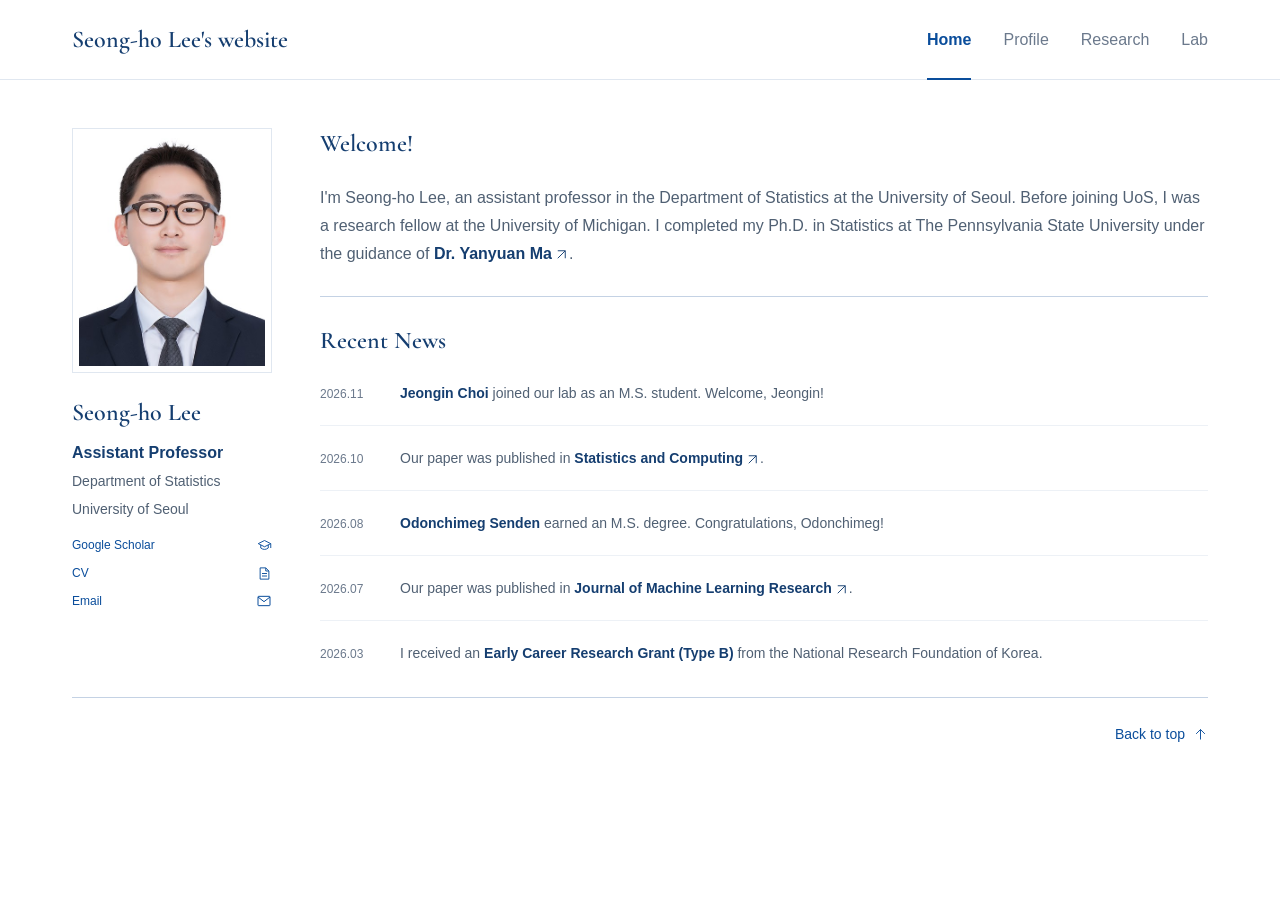
<file: index.html>
<!DOCTYPE html><html lang="en"><head><meta charSet="utf-8"/><meta name="viewport" content="width=device-width, initial-scale=1"/><link rel="stylesheet" href="/_next/static/css/index.D-UKqclZ.css" data-rsc-css-href="/_next/static/css/index.D-UKqclZ.css" data-precedence="vite-rsc/importer-resources"/><link rel="modulepreload" fetchPriority="low" href="/_next/static/chunks/index-CCwqpvgX.js"/><script src="/_next/static/chunks/rolldown-runtime-C60lm6uB.js" type="module" async=""></script><script src="/_next/static/chunks/framework-D_rUT4EX.js" type="module" async=""></script><link rel="modulepreload" href="/_next/static/chunks/layout-segment-context-eqH1Foq0.js" crossorigin=""/><link rel="modulepreload" href="/_next/static/chunks/email-link-yxVSHHbJ.js" crossorigin=""/><title>Seong-ho Lee | Home</title><meta name="description" content="Seong-ho Lee, Assistant Professor, Department of Statistics, University of Seoul."/><link rel="shortcut icon" href="/favicon.svg?v=sigma"/><link rel="icon" href="/favicon.svg?v=sigma"/><script>Object.assign(((self[Symbol.for("vinext.navigationRuntime")]??={bootstrap:{routeManifest:null},functions:{}}).bootstrap.rsc??={rsc:[]}),{params:{},nav:{"pathname":"/","searchParams":[]}})</script><link rel="modulepreload" href="/_next/static/chunks/index-CCwqpvgX.js" />
</head><body class="antialiased"><a class="skip-link" href="#main">Skip to main content</a><header class="site-header" id="top"><div class="header-inner"><a class="wordmark" href="/">Seong-ho Lee&#x27;s website</a><nav aria-label="Main navigation"><a href="/" class="active" aria-current="page">Home</a><a href="/profile" class="">Profile</a><a href="/research" class="">Research</a><a href="/lab" class="">Lab</a></nav></div></header><div class="site-layout"><aside class="profile" aria-label="Seong-ho Lee&#x27;s profile"><div class="portrait-frame"><img class="portrait" src="/images/seongho-lee.jpg" width="198" height="246" alt="Seong-ho Lee" fetchPriority="high"/></div><div class="profile-information"><h2 class="profile-name">Seong-ho Lee</h2><p class="profile-role">Assistant Professor</p><p class="profile-affiliation">Department of Statistics</p><p class="profile-affiliation">University of Seoul</p><div class="profile-links"><a href="http://scholar.google.co.kr/citations?hl=en&amp;user=Eq__vRcAAAAJ&amp;view_op=list_works&amp;sortby=pubdate" target="_blank" rel="noopener noreferrer"><span class="profile-link-label">Google Scholar</span><svg width="15" height="15" viewBox="0 0 24 24" fill="none" stroke="currentColor" stroke-width="1.5" stroke-linejoin="round" aria-hidden="true"><path d="m2 9 10-5 10 5-10 5-10-5Zm4 2v5c4 3 8 3 12 0v-5m4-2v7"></path></svg></a><a href="/cv" target="_blank" rel="noopener noreferrer" aria-label="CV (opens in a new tab)"><span class="profile-link-label">CV</span><svg width="15" height="15" viewBox="0 0 24 24" fill="none" stroke="currentColor" stroke-width="1.5" aria-hidden="true"><path d="M14 3H5v18h14V8zM14 3v5h5M8 12h8M8 16h8"></path></svg></a><button type="button" class="email-link" title="Open your email app"><span class="profile-link-label">Email</span><svg width="16" height="16" viewBox="0 0 24 24" fill="none" stroke="currentColor" stroke-width="1.5" aria-hidden="true"><rect x="3" y="5" width="18" height="14" rx="1"></rect><path d="m3 6 9 7 9-7"></path></svg></button></div></div></aside><main id="main" class="page-content page-home"><header class="page-heading welcome-heading"><h1>Welcome!</h1><p class="intro">I&#x27;m Seong-ho Lee, an assistant professor in the Department of Statistics at the University of Seoul. Before joining UoS, I was a research fellow at the University of Michigan. I completed my Ph.D. in Statistics at The Pennsylvania State University under the guidance of <a href="http://sites.psu.edu/yanyuanma/" target="_blank" rel="noopener noreferrer">Dr. Yanyuan Ma<!-- --> <svg width="15" height="15" viewBox="0 0 24 24" fill="none" stroke="currentColor" stroke-width="1.5" aria-hidden="true"><path d="M6 18 18 6M6 6h12v12"></path></svg></a>.</p></header><section class="content-section" id="recent-news" aria-labelledby="recent-news-title"><h2 id="recent-news-title">Recent News</h2><div class="records"><ul class="news-list" role="list"><li class="record-row"><time class="record-date" dateTime="2026-11">2026.11</time><div class="record-body"><p><strong>Jeongin Choi</strong> joined our lab as an M.S. student. Welcome, Jeongin!</p></div></li><li class="record-row"><time class="record-date" dateTime="2026-10">2026.10</time><div class="record-body"><p>Our paper was published in <cite><a href="https://link.springer.com/article/10.1007/s11222-026-11026-0" target="_blank" rel="noopener noreferrer">Statistics and Computing<!-- --> <svg width="15" height="15" viewBox="0 0 24 24" fill="none" stroke="currentColor" stroke-width="1.5" aria-hidden="true"><path d="M6 18 18 6M6 6h12v12"></path></svg></a></cite>.</p></div></li><li class="record-row"><time class="record-date" dateTime="2026-08">2026.08</time><div class="record-body"><p><strong>Odonchimeg Senden</strong> earned an M.S. degree. Congratulations, Odonchimeg!</p></div></li><li class="record-row"><time class="record-date" dateTime="2026-07">2026.07</time><div class="record-body"><p>Our paper was published in <cite><a href="https://www.jmlr.org/papers/v27/25-2717.html" target="_blank" rel="noopener noreferrer">Journal of Machine Learning Research<!-- --> <svg width="15" height="15" viewBox="0 0 24 24" fill="none" stroke="currentColor" stroke-width="1.5" aria-hidden="true"><path d="M6 18 18 6M6 6h12v12"></path></svg></a></cite>.</p></div></li><li class="record-row"><time class="record-date" dateTime="2026-03">2026.03</time><div class="record-body"><p>I received an <strong>Early Career Research Grant (Type B)</strong> from the National Research Foundation of Korea.</p></div></li></ul></div></section></main></div><footer class="site-footer"><a href="#top" aria-label="Back to top"><span>Back to top</span><svg width="15" height="15" viewBox="0 0 24 24" fill="none" stroke="currentColor" stroke-width="1.5" aria-hidden="true"><path d="M12 20V4m-7 7 7-7 7 7"></path></svg></a></footer><script type="module" src="/_next/static/chunks/index-CCwqpvgX.js" id="_R_" async=""></script><script>((self[Symbol.for("vinext.navigationRuntime")]??={bootstrap:{routeManifest:null},functions:{}}).bootstrap.rsc??={rsc:[]}).rsc.push("0:{\"page:/\":\"$L1\",\"layout:/\":\"$L2\",\"route:/\":\"$L3\",\"__route\":\"route:/\",\"__interceptionContext\":null,\"__layoutIds\":[\"layout:/\"],\"__rootLayout\":\"/\",\"__bfcacheSegmentIdentities\":{\"layout:/\":\"[\\\"layout\\\",\\\"layout:/\\\",\\\"root-boundary:/\\\",\\\"\\\"]\",\"page:/\":\"[\\\"page\\\",\\\"page:/\\\",\\\"root-boundary:/\\\",\\\"\\\"]\"},\"__srcPage\":[\"page\"],\"__layoutFlags\":{\"layout:/\":\"s\"},\"__artifactCompatibility\":{\"schemaVersion\":1,\"graphVersion\":\"app-route-graph:1177fd80f83fa7b0\",\"deploymentVersion\":\"dda39321-4571-4b0a-9a9e-e1b45f0fb8eb\",\"appElementsSchemaVersion\":1,\"rscPayloadSchemaVersion\":1,\"rootBoundaryId\":\"/\",\"renderEpoch\":null}}\n")</script><script>((self[Symbol.for("vinext.navigationRuntime")]??={bootstrap:{routeManifest:null},functions:{}}).bootstrap.rsc??={rsc:[]}).rsc.push("4:I[\"8c0f216c4604\",[],\"Children\",1]\n")</script><script>((self[Symbol.for("vinext.navigationRuntime")]??={bootstrap:{routeManifest:null},functions:{}}).bootstrap.rsc??={rsc:[]}).rsc.push("5:I[\"593f344dc510\",[],\"GlobalErrorBoundary\",1]\n")</script><script>((self[Symbol.for("vinext.navigationRuntime")]??={bootstrap:{routeManifest:null},functions:{}}).bootstrap.rsc??={rsc:[]}).rsc.push("6:I[\"0b874ad30386\",[],\"default\",1]\n")</script><script>((self[Symbol.for("vinext.navigationRuntime")]??={bootstrap:{routeManifest:null},functions:{}}).bootstrap.rsc??={rsc:[]}).rsc.push("7:I[\"593f344dc510\",[],\"ErrorBoundary\",1]\n")</script><script>((self[Symbol.for("vinext.navigationRuntime")]??={bootstrap:{routeManifest:null},functions:{}}).bootstrap.rsc??={rsc:[]}).rsc.push("8:I[\"15c18cfaeeff\",[],\"LayoutSegmentProvider\",1]\n")</script><script>((self[Symbol.for("vinext.navigationRuntime")]??={bootstrap:{routeManifest:null},functions:{}}).bootstrap.rsc??={rsc:[]}).rsc.push("9:I[\"8c0f216c4604\",[],\"Slot\",1]\n")</script><script>((self[Symbol.for("vinext.navigationRuntime")]??={bootstrap:{routeManifest:null},functions:{}}).bootstrap.rsc??={rsc:[]}).rsc.push("a:I[\"593f344dc510\",[],\"NotFoundBoundary\",1]\n")</script><script>((self[Symbol.for("vinext.navigationRuntime")]??={bootstrap:{routeManifest:null},functions:{}}).bootstrap.rsc??={rsc:[]}).rsc.push("b:I[\"9276801271d6\",[],\"AppRouterScrollTarget\",1]\n")</script><script>((self[Symbol.for("vinext.navigationRuntime")]??={bootstrap:{routeManifest:null},functions:{}}).bootstrap.rsc??={rsc:[]}).rsc.push("c:I[\"593f344dc510\",[],\"RedirectBoundary\",1]\n")</script><script>((self[Symbol.for("vinext.navigationRuntime")]??={bootstrap:{routeManifest:null},functions:{}}).bootstrap.rsc??={rsc:[]}).rsc.push(":HL[\"/_next/static/css/index.D-UKqclZ.css\",\"style\"     ]\n")</script><script>((self[Symbol.for("vinext.navigationRuntime")]??={bootstrap:{routeManifest:null},functions:{}}).bootstrap.rsc??={rsc:[]}).rsc.push("2:[[[\"$\",\"link\",\"css:/_next/static/css/index.D-UKqclZ.css\",{\"rel\":\"stylesheet\",\"precedence\":\"vite-rsc/importer-resources\",\"href\":\"/_next/static/css/index.D-UKqclZ.css\",\"data-rsc-css-href\":\"/_next/static/css/index.D-UKqclZ.css\"}],\"$undefined\"],[\"$\",\"html\",null,{\"lang\":\"en\",\"children\":[\"$\",\"body\",null,{\"className\":\"antialiased\",\"children\":[\"$\",\"$L4\",null,{}]}]}]]\n")</script><script>((self[Symbol.for("vinext.navigationRuntime")]??={bootstrap:{routeManifest:null},functions:{}}).bootstrap.rsc??={rsc:[]}).rsc.push("3:[[[\"$\",\"meta\",null,{\"charSet\":\"utf-8\"}],[[\"$\",\"title\",\"0\",{\"children\":\"Seong-ho Lee | Home\"}],[\"$\",\"meta\",\"1\",{\"name\":\"description\",\"content\":\"Seong-ho Lee, Assistant Professor, Department of Statistics, University of Seoul.\"}],[\"$\",\"link\",\"2\",{\"data-vinext-streamed-icon\":\"$undefined\",\"rel\":\"shortcut icon\",\"href\":\"/favicon.svg?v=sigma\",\"type\":\"$undefined\",\"sizes\":\"$undefined\",\"color\":\"$undefined\",\"media\":\"$undefined\",\"fetchPriority\":\"$undefined\"}],[\"$\",\"link\",\"3\",{\"data-vinext-streamed-icon\":\"$undefined\",\"rel\":\"icon\",\"href\":\"/favicon.svg?v=sigma\",\"type\":\"$undefined\",\"sizes\":\"$undefined\",\"color\":\"$undefined\",\"media\":\"$undefined\",\"fetchPriority\":\"$undefined\"}]],[[\"$\",\"meta\",\"0\",{\"name\":\"viewport\",\"content\":\"width=device-width, initial-scale=1\"}]]],[\"$\",\"$L5\",null,{\"fallback\":\"$6\",\"children\":[\"$\",\"$L7\",null,{\"fallback\":\"$6\",\"children\":[\"$\",\"$L8\",null,{\"providerId\":\"layout:/\",\"segmentMap\":{\"children\":[]},\"children\":[\"$\",\"$L9\",null,{\"id\":\"layout:/\",\"parallelSlots\":\"$undefined\",\"children\":[\"$\",\"$La\",null,{\"resetKey\":\"\",\"fallback\":[[\"$\",\"title\",null,{\"children\":\"404: This page could not be found.\"}],[\"$\",\"div\",null,{\"style\":{\"fontFamily\":\"system-ui,\\\"Segoe UI\\\",Roboto,Helvetica,Arial,sans-serif,\\\"Apple Color Emoji\\\",\\\"Segoe UI Emoji\\\"\",\"height\":\"100vh\",\"textAlign\":\"center\",\"display\":\"flex\",\"flexDirection\":\"column\",\"alignItems\":\"center\",\"justifyContent\":\"center\"},\"children\":[\"$\",\"div\",null,{\"children\":[[\"$\",\"style\",null,{\"dangerouslySetInnerHTML\":{\"__html\":\"body{color:#000;background:#fff;margin:0}.next-error-h1{border-right:1px solid rgba(0,0,0,.3)}@media (prefers-color-scheme:dark){body{color:#fff;background:#000}.next-error-h1{border-right:1px solid rgba(255,255,255,.3)}}\"}}],[\"$\",\"h1\",null,{\"className\":\"next-error-h1\",\"style\":{\"display\":\"inline-block\",\"margin\":\"0 20px 0 0\",\"padding\":\"0 23px 0 0\",\"fontSize\":24,\"fontWeight\":500,\"verticalAlign\":\"top\",\"lineHeight\":\"49px\"},\"children\":404}],[\"$\",\"div\",null,{\"style\":{\"display\":\"inline-block\"},\"children\":[\"$\",\"h2\",null,{\"style\":{\"fontSize\":14,\"fontWeight\":400,\"lineHeight\":\"49px\",\"margin\":0},\"children\":\"This page could not be found.\"}]}]]}]}]],\"children\":[\"$\",\"$Lb\",null,{\"children\":[\"$\",\"$Lc\",null,{\"children\":[[\"$\",\"$L8\",null,{\"providerId\":\"page:/\",\"segmentMap\":{\"children\":[\"__PAGE__\"]},\"children\":[\"$\",\"$L9\",null,{\"id\":\"page:/\"}]}],null]}]}]}]}]}]}]}],null,null]\n")</script><script>((self[Symbol.for("vinext.navigationRuntime")]??={bootstrap:{routeManifest:null},functions:{}}).bootstrap.rsc??={rsc:[]}).rsc.push("d:I[\"89899c78f2d0\",[],\"default\",1]\n")</script><script>((self[Symbol.for("vinext.navigationRuntime")]??={bootstrap:{routeManifest:null},functions:{}}).bootstrap.rsc??={rsc:[]}).rsc.push(":HL[\"/images/seongho-lee.jpg\",\"image\",{\"fetchPriority\":\"high\"}]\n")</script><script>((self[Symbol.for("vinext.navigationRuntime")]??={bootstrap:{routeManifest:null},functions:{}}).bootstrap.rsc??={rsc:[]}).rsc.push("1:[[\"$\",\"a\",null,{\"className\":\"skip-link\",\"href\":\"#main\",\"children\":\"Skip to main content\"}],[\"$\",\"header\",null,{\"className\":\"site-header\",\"id\":\"top\",\"children\":[\"$\",\"div\",null,{\"className\":\"header-inner\",\"children\":[[\"$\",\"a\",null,{\"className\":\"wordmark\",\"href\":\"/\",\"children\":\"Seong-ho Lee's website\"}],[\"$\",\"nav\",null,{\"aria-label\":\"Main navigation\",\"children\":[[\"$\",\"a\",\"home\",{\"href\":\"/\",\"className\":\"active\",\"aria-current\":\"page\",\"children\":\"Home\"}],[\"$\",\"a\",\"profile\",{\"href\":\"/profile\",\"className\":\"\",\"aria-current\":\"$undefined\",\"children\":\"Profile\"}],[\"$\",\"a\",\"research\",{\"href\":\"/research\",\"className\":\"\",\"aria-current\":\"$undefined\",\"children\":\"Research\"}],[\"$\",\"a\",\"lab\",{\"href\":\"/lab\",\"className\":\"\",\"aria-current\":\"$undefined\",\"children\":\"Lab\"}]]}]]}]}],[\"$\",\"div\",null,{\"className\":\"site-layout\",\"children\":[[\"$\",\"aside\",null,{\"className\":\"profile\",\"aria-label\":\"Seong-ho Lee's profile\",\"children\":[[\"$\",\"div\",null,{\"className\":\"portrait-frame\",\"children\":[\"$\",\"img\",null,{\"className\":\"portrait\",\"src\":\"/images/seongho-lee.jpg\",\"width\":\"198\",\"height\":\"246\",\"alt\":\"Seong-ho Lee\",\"fetchPriority\":\"high\"}]}],[\"$\",\"div\",null,{\"className\":\"profile-information\",\"children\":[[\"$\",\"h2\",null,{\"className\":\"profile-name\",\"children\":\"Seong-ho Lee\"}],[\"$\",\"p\",null,{\"className\":\"profile-role\",\"children\":\"Assistant Professor\"}],[\"$\",\"p\",null,{\"className\":\"profile-affiliation\",\"children\":\"Department of Statistics\"}],[\"$\",\"p\",null,{\"className\":\"profile-affiliation\",\"children\":\"University of Seoul\"}],[\"$\",\"div\",null,{\"className\":\"profile-links\",\"children\":[[\"$\",\"a\",null,{\"href\":\"http://scholar.google.co.kr/citations?hl=en\u0026user=Eq__vRcAAAAJ\u0026view_op=list_works\u0026sortby=pubdate\",\"target\":\"_blank\",\"rel\":\"noopener noreferrer\",\"children\":[[\"$\",\"span\",null,{\"className\":\"profile-link-label\",\"children\":\"Google Scholar\"}],[\"$\",\"svg\",null,{\"width\":\"15\",\"height\":\"15\",\"viewBox\":\"0 0 24 24\",\"fill\":\"none\",\"stroke\":\"currentColor\",\"strokeWidth\":\"1.5\",\"strokeLinejoin\":\"round\",\"aria-hidden\":\"true\",\"children\":[\"$\",\"path\",null,{\"d\":\"m2 9 10-5 10 5-10 5-10-5Zm4 2v5c4 3 8 3 12 0v-5m4-2v7\"}]}]]}],[\"$\",\"a\",null,{\"href\":\"/cv\",\"target\":\"_blank\",\"rel\":\"noopener noreferrer\",\"aria-label\":\"CV (opens in a new tab)\",\"children\":[[\"$\",\"span\",null,{\"className\":\"profile-link-label\",\"children\":\"CV\"}],[\"$\",\"svg\",null,{\"width\":\"15\",\"height\":\"15\",\"viewBox\":\"0 0 24 24\",\"fill\":\"none\",\"stroke\":\"currentColor\",\"strokeWidth\":\"1.5\",\"aria-hidden\":\"true\",\"children\":[\"$\",\"path\",null,{\"d\":\"M14 3H5v18h14V8zM14 3v5h5M8 12h8M8 16h8\"}]}]]}],[\"$\",\"$Ld\",null,{}]]}]]}]]}],[\"$\",\"main\",null,{\"id\":\"main\",\"className\":\"page-content page-home\",\"children\":[[\"$\",\"header\",null,{\"className\":\"page-heading welcome-heading\",\"children\":[[\"$\",\"h1\",null,{\"children\":\"Welcome!\"}],[\"$\",\"p\",null,{\"className\":\"intro\",\"children\":[\"I'm Seong-ho Lee, an assistant professor in the Department of Statistics at the University of Seoul. Before joining UoS, I was a research fellow at the University of Michigan. I completed my Ph.D. in Statistics at The Pennsylvania State University under the guidance of \",[\"$\",\"a\",null,{\"href\":\"http://sites.psu.edu/yanyuanma/\",\"target\":\"_blank\",\"rel\":\"noopener noreferrer\",\"children\":[\"Dr. Yanyuan Ma\",\" \",[\"$\",\"svg\",null,{\"width\":\"15\",\"height\":\"15\",\"viewBox\":\"0 0 24 24\",\"fill\":\"none\",\"stroke\":\"currentColor\",\"strokeWidth\":\"1.5\",\"aria-hidden\":\"true\",\"children\":[\"$\",\"path\",null,{\"d\":\"M6 18 18 6M6 6h12v12\"}]}]]}],\".\"]}]]}],[\"$\",\"section\",null,{\"className\":\"content-section\",\"id\":\"recent-news\",\"aria-labelledby\":\"recent-news-title\",\"children\":[[\"$\",\"h2\",null,{\"id\":\"recent-news-title\",\"children\":\"Recent News\"}],[\"$\",\"div\",null,{\"className\":\"records\",\"children\":[\"$\",\"ul\",null,{\"className\":\"news-list\",\"role\":\"list\",\"children\":[[\"$\",\"li\",\"2026-11\",{\"className\":\"record-row\",\"children\":[[\"$\",\"time\",null,{\"className\":\"record-date\",\"dateTime\":\"2026-11\",\"children\":\"2026.11\"}],[\"$\",\"div\",null,{\"className\":\"record-body\",\"children\":[\"$\",\"p\",null,{\"children\":[[\"$\",\"strong\",null,{\"children\":\"Jeongin Choi\"}],\" joined our lab as an M.S. student. Welcome, Jeongin!\"]}]}]]}],[\"$\",\"li\",\"2026-10\",{\"className\":\"record-row\",\"children\":[[\"$\",\"time\",null,{\"className\":\"record-date\",\"dateTime\":\"2026-10\",\"children\":\"2026.10\"}],[\"$\",\"div\",null,{\"className\":\"record-body\",\"children\":[\"$\",\"p\",null,{\"children\":[\"Our paper was published in \",[\"$\",\"cite\",null,{\"children\":[\"$\",\"a\",null,{\"href\":\"https://link.springer.com/article/10.1007/s11222-026-11026-0\",\"target\":\"_blank\",\"rel\":\"noopener noreferrer\",\"children\":[\"Statistics and Computing\",\" \",[\"$\",\"svg\",null,{\"width\":\"15\",\"height\":\"15\",\"viewBox\":\"0 0 24 24\",\"fill\":\"none\",\"stroke\":\"currentColor\",\"strokeWidth\":\"1.5\",\"aria-hidden\":\"true\",\"children\":\"$Le\"}]]}]}],\".\"]}]}]]}],\"$Lf\",\"$L10\",\"$L11\"]}]}]]}]]}]]}],\"$L12\"]\n")</script><script>((self[Symbol.for("vinext.navigationRuntime")]??={bootstrap:{routeManifest:null},functions:{}}).bootstrap.rsc??={rsc:[]}).rsc.push("e:[\"$\",\"path\",null,{\"d\":\"M6 18 18 6M6 6h12v12\"}]\n")</script><script>((self[Symbol.for("vinext.navigationRuntime")]??={bootstrap:{routeManifest:null},functions:{}}).bootstrap.rsc??={rsc:[]}).rsc.push("f:[\"$\",\"li\",\"2026-08\",{\"className\":\"record-row\",\"children\":[[\"$\",\"time\",null,{\"className\":\"record-date\",\"dateTime\":\"2026-08\",\"children\":\"2026.08\"}],[\"$\",\"div\",null,{\"className\":\"record-body\",\"children\":[\"$\",\"p\",null,{\"children\":[[\"$\",\"strong\",null,{\"children\":\"Odonchimeg Senden\"}],\" earned an M.S. degree. Congratulations, Odonchimeg!\"]}]}]]}]\n")</script><script>((self[Symbol.for("vinext.navigationRuntime")]??={bootstrap:{routeManifest:null},functions:{}}).bootstrap.rsc??={rsc:[]}).rsc.push("10:[\"$\",\"li\",\"2026-07\",{\"className\":\"record-row\",\"children\":[[\"$\",\"time\",null,{\"className\":\"record-date\",\"dateTime\":\"2026-07\",\"children\":\"2026.07\"}],[\"$\",\"div\",null,{\"className\":\"record-body\",\"children\":[\"$\",\"p\",null,{\"children\":[\"Our paper was published in \",[\"$\",\"cite\",null,{\"children\":[\"$\",\"a\",null,{\"href\":\"https://www.jmlr.org/papers/v27/25-2717.html\",\"target\":\"_blank\",\"rel\":\"noopener noreferrer\",\"children\":[\"Journal of Machine Learning Research\",\" \",[\"$\",\"svg\",null,{\"width\":\"15\",\"height\":\"15\",\"viewBox\":\"0 0 24 24\",\"fill\":\"none\",\"stroke\":\"currentColor\",\"strokeWidth\":\"1.5\",\"aria-hidden\":\"true\",\"children\":[\"$\",\"path\",null,{\"d\":\"M6 18 18 6M6 6h12v12\"}]}]]}]}],\".\"]}]}]]}]\n")</script><script>((self[Symbol.for("vinext.navigationRuntime")]??={bootstrap:{routeManifest:null},functions:{}}).bootstrap.rsc??={rsc:[]}).rsc.push("11:[\"$\",\"li\",\"2026-03\",{\"className\":\"record-row\",\"children\":[[\"$\",\"time\",null,{\"className\":\"record-date\",\"dateTime\":\"2026-03\",\"children\":\"2026.03\"}],[\"$\",\"div\",null,{\"className\":\"record-body\",\"children\":[\"$\",\"p\",null,{\"children\":[\"I received an \",[\"$\",\"strong\",null,{\"children\":\"Early Career Research Grant (Type B)\"}],\" from the National Research Foundation of Korea.\"]}]}]]}]\n")</script><script>((self[Symbol.for("vinext.navigationRuntime")]??={bootstrap:{routeManifest:null},functions:{}}).bootstrap.rsc??={rsc:[]}).rsc.push("12:[\"$\",\"footer\",null,{\"className\":\"site-footer\",\"children\":[\"$\",\"a\",null,{\"href\":\"#top\",\"aria-label\":\"Back to top\",\"children\":[[\"$\",\"span\",null,{\"children\":\"Back to top\"}],[\"$\",\"svg\",null,{\"width\":\"15\",\"height\":\"15\",\"viewBox\":\"0 0 24 24\",\"fill\":\"none\",\"stroke\":\"currentColor\",\"strokeWidth\":\"1.5\",\"aria-hidden\":\"true\",\"children\":[\"$\",\"path\",null,{\"d\":\"M12 20V4m-7 7 7-7 7 7\"}]}]]}]}]\n")</script><script>Object.assign(((self[Symbol.for("vinext.navigationRuntime")]??={bootstrap:{routeManifest:null},functions:{}}).bootstrap.rsc??={rsc:[]}),{"initialCacheKind":"static"});((self[Symbol.for("vinext.navigationRuntime")]??={bootstrap:{routeManifest:null},functions:{}}).bootstrap.rsc??={rsc:[]}).done=true</script></body></html>
</file>
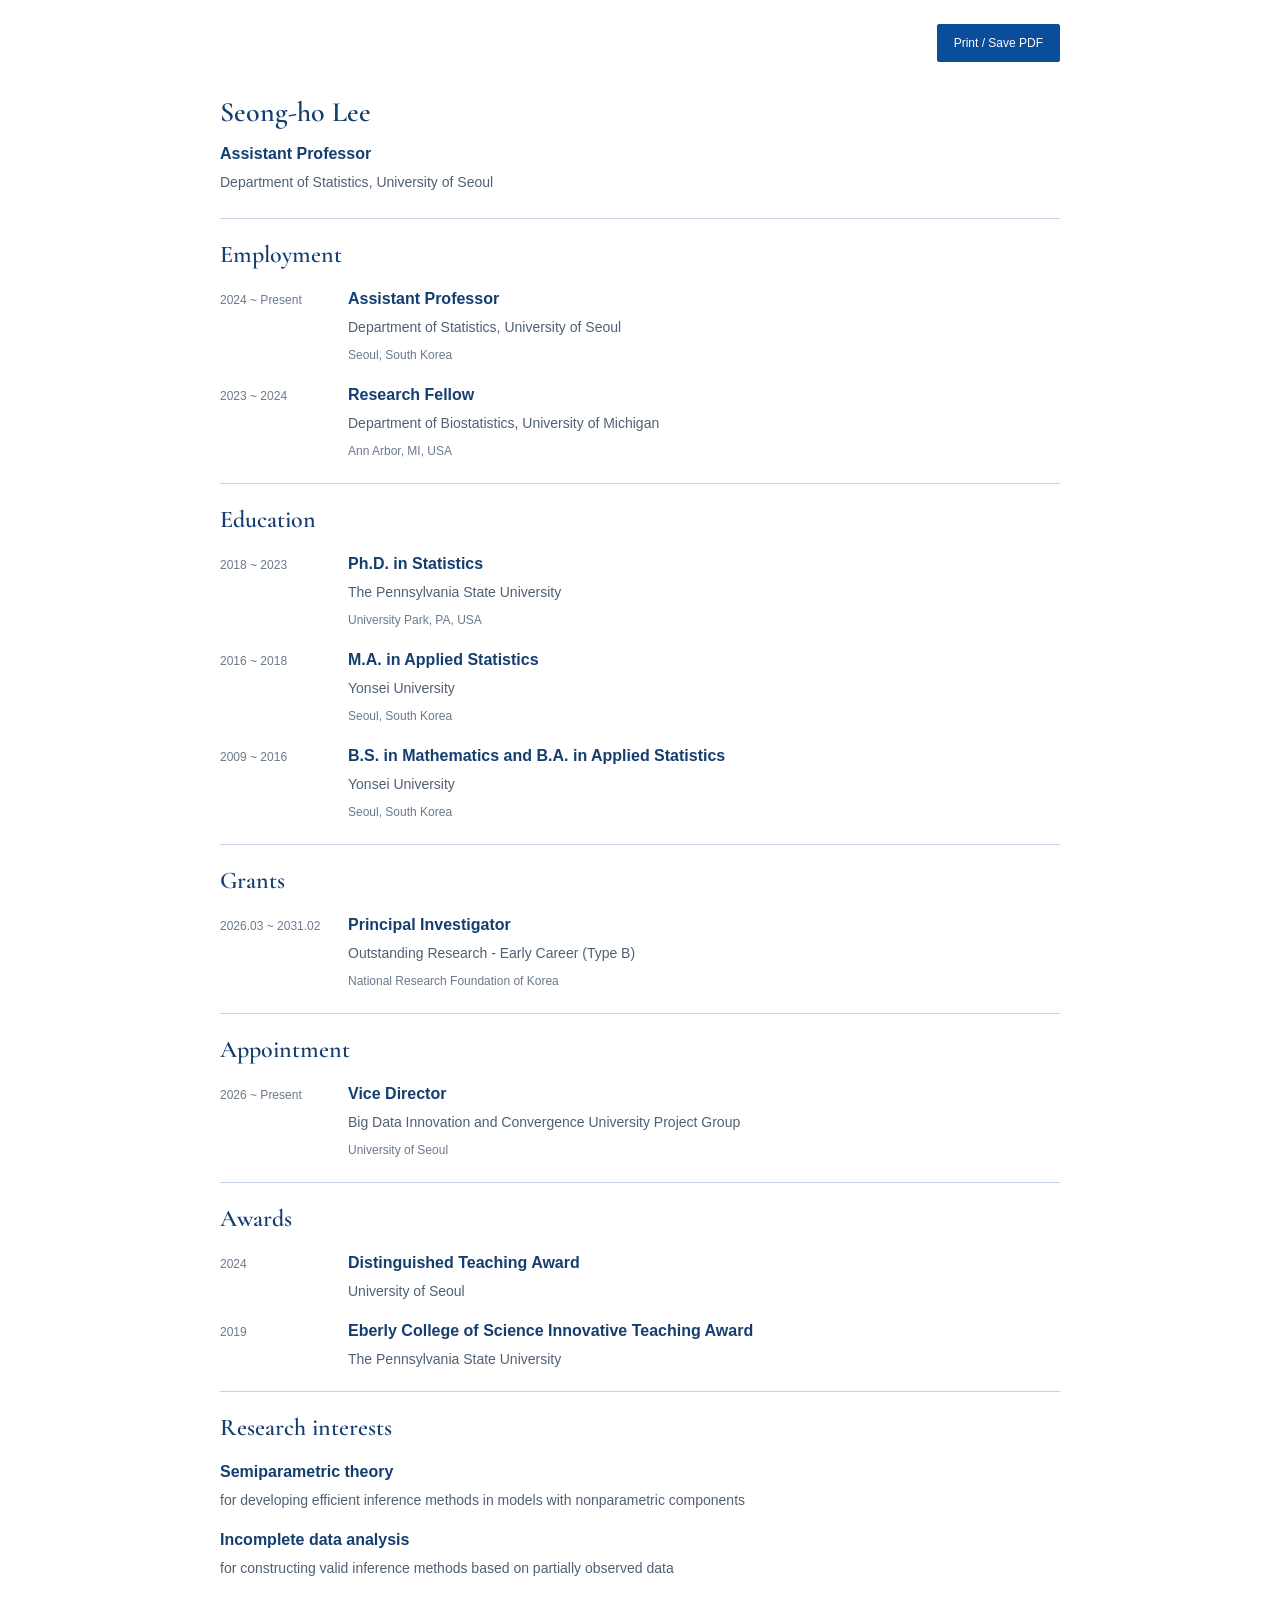
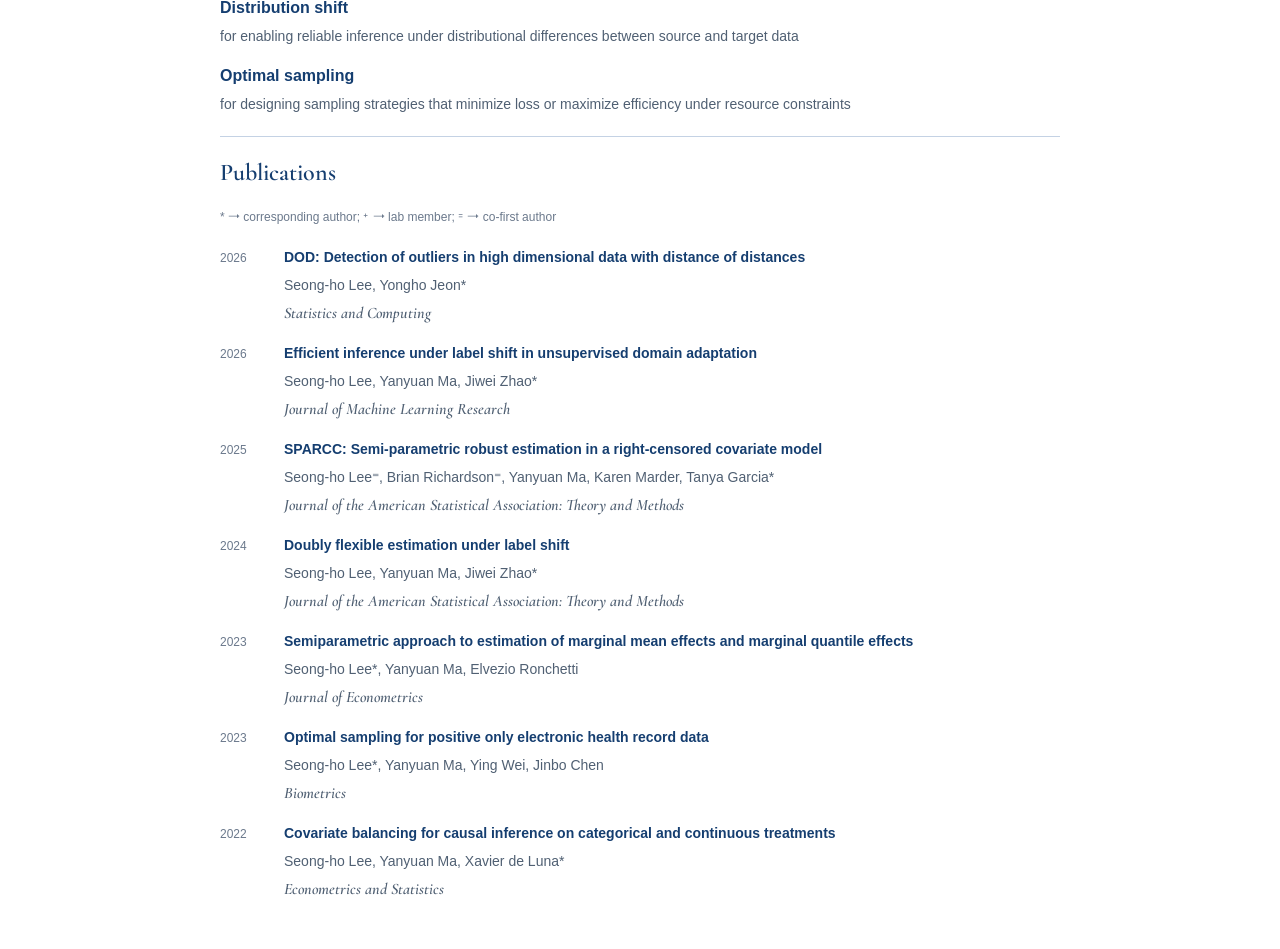
<file: cv/index.html>
<!DOCTYPE html><html lang="en"><head><meta charSet="utf-8"/><meta name="viewport" content="width=device-width, initial-scale=1"/><link rel="stylesheet" href="/_next/static/css/index.D-UKqclZ.css" data-rsc-css-href="/_next/static/css/index.D-UKqclZ.css" data-precedence="vite-rsc/importer-resources"/><link rel="stylesheet" href="/_next/static/css/page.DvAFw0PP.css" data-rsc-css-href="/_next/static/css/page.DvAFw0PP.css" data-precedence="vite-rsc/importer-resources"/><link rel="modulepreload" fetchPriority="low" href="/_next/static/chunks/index-CCwqpvgX.js"/><script src="/_next/static/chunks/rolldown-runtime-C60lm6uB.js" type="module" async=""></script><script src="/_next/static/chunks/framework-D_rUT4EX.js" type="module" async=""></script><link rel="modulepreload" href="/_next/static/chunks/layout-segment-context-eqH1Foq0.js" crossorigin=""/><link rel="modulepreload" href="/_next/static/chunks/print-button-wj4i3oA7.js" crossorigin=""/><title>Seong-ho Lee | CV</title><meta name="description" content="Seong-ho Lee, Assistant Professor, Department of Statistics, University of Seoul."/><link rel="shortcut icon" href="/favicon.svg?v=sigma"/><link rel="icon" href="/favicon.svg?v=sigma"/><script>Object.assign(((self[Symbol.for("vinext.navigationRuntime")]??={bootstrap:{routeManifest:null},functions:{}}).bootstrap.rsc??={rsc:[]}),{params:{},nav:{"pathname":"/cv","searchParams":[]}})</script><link rel="modulepreload" href="/_next/static/chunks/index-CCwqpvgX.js" />
</head><body class="antialiased"><div class="cv-page"><a class="skip-link" href="#cv-main">Skip to curriculum vitae</a><div class="cv-toolbar" aria-label="CV actions"><button type="button">Print / Save PDF</button></div><main class="cv-document" id="cv-main"><header class="cv-header"><h1>Seong-ho Lee</h1><p class="cv-role">Assistant Professor</p><p>Department of Statistics<!-- -->, <!-- -->University of Seoul</p></header><section class="cv-section" aria-labelledby="cv-employment"><h2 id="cv-employment">Employment</h2><div class="cv-records"><article class="cv-entry"><p class="cv-date">2024 ~ Present</p><div class="cv-entry-body"><h3>Assistant Professor</h3><p>Department of Statistics, University of Seoul</p><p class="cv-secondary">Seoul, South Korea</p></div></article><article class="cv-entry"><p class="cv-date">2023 ~ 2024</p><div class="cv-entry-body"><h3>Research Fellow</h3><p>Department of Biostatistics, University of Michigan</p><p class="cv-secondary">Ann Arbor, MI, USA</p></div></article></div></section><section class="cv-section" aria-labelledby="cv-education"><h2 id="cv-education">Education</h2><div class="cv-records"><article class="cv-entry"><p class="cv-date">2018 ~ 2023</p><div class="cv-entry-body"><h3>Ph.D. in Statistics</h3><p>The Pennsylvania State University</p><p class="cv-secondary">University Park, PA, USA</p></div></article><article class="cv-entry"><p class="cv-date">2016 ~ 2018</p><div class="cv-entry-body"><h3>M.A. in Applied Statistics</h3><p>Yonsei University</p><p class="cv-secondary">Seoul, South Korea</p></div></article><article class="cv-entry"><p class="cv-date">2009 ~ 2016</p><div class="cv-entry-body"><h3>B.S. in Mathematics and B.A. in Applied Statistics</h3><p>Yonsei University</p><p class="cv-secondary">Seoul, South Korea</p></div></article></div></section><section class="cv-section" aria-labelledby="cv-grants"><h2 id="cv-grants">Grants</h2><div class="cv-records"><article class="cv-entry"><p class="cv-date">2026.03 ~ 2031.02</p><div class="cv-entry-body"><h3>Principal Investigator</h3><p>Outstanding Research - Early Career (Type B)</p><p class="cv-secondary">National Research Foundation of Korea</p></div></article></div></section><section class="cv-section" aria-labelledby="cv-appointment"><h2 id="cv-appointment">Appointment</h2><div class="cv-records"><article class="cv-entry"><p class="cv-date">2026 ~ Present</p><div class="cv-entry-body"><h3>Vice Director</h3><p>Big Data Innovation and Convergence University Project Group</p><p class="cv-secondary">University of Seoul</p></div></article></div></section><section class="cv-section" aria-labelledby="cv-awards"><h2 id="cv-awards">Awards</h2><div class="cv-records"><article class="cv-entry"><p class="cv-date">2024</p><div class="cv-entry-body"><h3>Distinguished Teaching Award</h3><p>University of Seoul</p></div></article><article class="cv-entry"><p class="cv-date">2019</p><div class="cv-entry-body"><h3>Eberly College of Science Innovative Teaching Award</h3><p>The Pennsylvania State University</p></div></article></div></section><section class="cv-section" aria-labelledby="cv-interests"><h2 id="cv-interests">Research interests</h2><div class="cv-interests"><article class="cv-interest"><h3>Semiparametric theory</h3><p>for developing efficient inference methods in models with nonparametric components</p></article><article class="cv-interest"><h3>Incomplete data analysis</h3><p>for constructing valid inference methods based on partially observed data</p></article><article class="cv-interest"><h3>Distribution shift</h3><p>for enabling reliable inference under distributional differences between source and target data</p></article><article class="cv-interest"><h3>Optimal sampling</h3><p>for designing sampling strategies that minimize loss or maximize efficiency under resource constraints</p></article></div></section><section class="cv-section" aria-labelledby="cv-publications"><h2 id="cv-publications">Publications</h2><p class="cv-author-key">* ⭢ corresponding author; ⁺ ⭢ lab member; ⁼ ⭢ co-first author</p><ol class="cv-publications"><li class="cv-entry cv-publication"><p class="cv-date">2026</p><div class="cv-entry-body"><h3><a href="https://doi.org/10.1007/s11222-026-11026-0" target="_blank" rel="noopener noreferrer">DOD: Detection of outliers in high dimensional data with distance of distances</a></h3><p>Seong-ho Lee, Yongho Jeon*</p><p class="cv-journal">Statistics and Computing</p></div></li><li class="cv-entry cv-publication"><p class="cv-date">2026</p><div class="cv-entry-body"><h3><a href="https://www.jmlr.org/papers/v27/25-2717.html" target="_blank" rel="noopener noreferrer">Efficient inference under label shift in unsupervised domain adaptation</a></h3><p>Seong-ho Lee, Yanyuan Ma, Jiwei Zhao*</p><p class="cv-journal">Journal of Machine Learning Research</p></div></li><li class="cv-entry cv-publication"><p class="cv-date">2025</p><div class="cv-entry-body"><h3><a href="https://doi.org/10.1080/01621459.2025.2562645" target="_blank" rel="noopener noreferrer">SPARCC: Semi-parametric robust estimation in a right-censored covariate model</a></h3><p>Seong-ho Lee⁼, Brian Richardson⁼, Yanyuan Ma, Karen Marder, Tanya Garcia*</p><p class="cv-journal">Journal of the American Statistical Association: Theory and Methods</p></div></li><li class="cv-entry cv-publication"><p class="cv-date">2024</p><div class="cv-entry-body"><h3><a href="https://doi.org/10.1080/01621459.2024.2321653" target="_blank" rel="noopener noreferrer">Doubly flexible estimation under label shift</a></h3><p>Seong-ho Lee, Yanyuan Ma, Jiwei Zhao*</p><p class="cv-journal">Journal of the American Statistical Association: Theory and Methods</p></div></li><li class="cv-entry cv-publication"><p class="cv-date">2023</p><div class="cv-entry-body"><h3><a href="https://doi.org/10.1016/j.jeconom.2023.05.002" target="_blank" rel="noopener noreferrer">Semiparametric approach to estimation of marginal mean effects and marginal quantile effects</a></h3><p>Seong-ho Lee*, Yanyuan Ma, Elvezio Ronchetti</p><p class="cv-journal">Journal of Econometrics</p></div></li><li class="cv-entry cv-publication"><p class="cv-date">2023</p><div class="cv-entry-body"><h3><a href="https://doi.org/10.1111/biom.13824" target="_blank" rel="noopener noreferrer">Optimal sampling for positive only electronic health record data</a></h3><p>Seong-ho Lee*, Yanyuan Ma, Ying Wei, Jinbo Chen</p><p class="cv-journal">Biometrics</p></div></li><li class="cv-entry cv-publication"><p class="cv-date">2022</p><div class="cv-entry-body"><h3><a href="https://doi.org/10.1016/j.ecosta.2022.01.007" target="_blank" rel="noopener noreferrer">Covariate balancing for causal inference on categorical and continuous treatments</a></h3><p>Seong-ho Lee, Yanyuan Ma, Xavier de Luna*</p><p class="cv-journal">Econometrics and Statistics</p></div></li></ol></section></main></div><script type="module" src="/_next/static/chunks/index-CCwqpvgX.js" id="_R_" async=""></script><script>((self[Symbol.for("vinext.navigationRuntime")]??={bootstrap:{routeManifest:null},functions:{}}).bootstrap.rsc??={rsc:[]}).rsc.push("0:{\"page:/cv\":\"$L1\",\"layout:/\":\"$L2\",\"route:/cv\":\"$L3\",\"__route\":\"route:/cv\",\"__interceptionContext\":null,\"__layoutIds\":[\"layout:/\"],\"__rootLayout\":\"/\",\"__bfcacheSegmentIdentities\":{\"layout:/\":\"[\\\"layout\\\",\\\"layout:/\\\",\\\"root-boundary:/\\\",\\\"\\\"]\",\"page:/cv\":\"[\\\"page\\\",\\\"page:/cv\\\",\\\"root-boundary:/\\\",\\\"[\\\\\\\"cv\\\\\\\"]\\\"]\"},\"__srcPage\":[\"cv\",\"page\"],\"__layoutFlags\":{\"layout:/\":\"s\"},\"__artifactCompatibility\":{\"schemaVersion\":1,\"graphVersion\":\"app-route-graph:6347e6c7f06a2ab4\",\"deploymentVersion\":\"dda39321-4571-4b0a-9a9e-e1b45f0fb8eb\",\"appElementsSchemaVersion\":1,\"rscPayloadSchemaVersion\":1,\"rootBoundaryId\":\"/\",\"renderEpoch\":null}}\n")</script><script>((self[Symbol.for("vinext.navigationRuntime")]??={bootstrap:{routeManifest:null},functions:{}}).bootstrap.rsc??={rsc:[]}).rsc.push("4:I[\"8c0f216c4604\",[],\"Children\",1]\n")</script><script>((self[Symbol.for("vinext.navigationRuntime")]??={bootstrap:{routeManifest:null},functions:{}}).bootstrap.rsc??={rsc:[]}).rsc.push("5:I[\"593f344dc510\",[],\"GlobalErrorBoundary\",1]\n")</script><script>((self[Symbol.for("vinext.navigationRuntime")]??={bootstrap:{routeManifest:null},functions:{}}).bootstrap.rsc??={rsc:[]}).rsc.push("6:I[\"0b874ad30386\",[],\"default\",1]\n")</script><script>((self[Symbol.for("vinext.navigationRuntime")]??={bootstrap:{routeManifest:null},functions:{}}).bootstrap.rsc??={rsc:[]}).rsc.push("7:I[\"593f344dc510\",[],\"ErrorBoundary\",1]\n")</script><script>((self[Symbol.for("vinext.navigationRuntime")]??={bootstrap:{routeManifest:null},functions:{}}).bootstrap.rsc??={rsc:[]}).rsc.push("8:I[\"15c18cfaeeff\",[],\"LayoutSegmentProvider\",1]\n")</script><script>((self[Symbol.for("vinext.navigationRuntime")]??={bootstrap:{routeManifest:null},functions:{}}).bootstrap.rsc??={rsc:[]}).rsc.push("9:I[\"8c0f216c4604\",[],\"Slot\",1]\n")</script><script>((self[Symbol.for("vinext.navigationRuntime")]??={bootstrap:{routeManifest:null},functions:{}}).bootstrap.rsc??={rsc:[]}).rsc.push("a:I[\"593f344dc510\",[],\"NotFoundBoundary\",1]\n")</script><script>((self[Symbol.for("vinext.navigationRuntime")]??={bootstrap:{routeManifest:null},functions:{}}).bootstrap.rsc??={rsc:[]}).rsc.push("b:I[\"9276801271d6\",[],\"AppRouterScrollTarget\",1]\n")</script><script>((self[Symbol.for("vinext.navigationRuntime")]??={bootstrap:{routeManifest:null},functions:{}}).bootstrap.rsc??={rsc:[]}).rsc.push("c:I[\"593f344dc510\",[],\"RedirectBoundary\",1]\n")</script><script>((self[Symbol.for("vinext.navigationRuntime")]??={bootstrap:{routeManifest:null},functions:{}}).bootstrap.rsc??={rsc:[]}).rsc.push(":HL[\"/_next/static/css/index.D-UKqclZ.css\",\"style\"     ]\n")</script><script>((self[Symbol.for("vinext.navigationRuntime")]??={bootstrap:{routeManifest:null},functions:{}}).bootstrap.rsc??={rsc:[]}).rsc.push("2:[[[\"$\",\"link\",\"css:/_next/static/css/index.D-UKqclZ.css\",{\"rel\":\"stylesheet\",\"precedence\":\"vite-rsc/importer-resources\",\"href\":\"/_next/static/css/index.D-UKqclZ.css\",\"data-rsc-css-href\":\"/_next/static/css/index.D-UKqclZ.css\"}],\"$undefined\"],[\"$\",\"html\",null,{\"lang\":\"en\",\"children\":[\"$\",\"body\",null,{\"className\":\"antialiased\",\"children\":[\"$\",\"$L4\",null,{}]}]}]]\n")</script><script>((self[Symbol.for("vinext.navigationRuntime")]??={bootstrap:{routeManifest:null},functions:{}}).bootstrap.rsc??={rsc:[]}).rsc.push("3:[[[\"$\",\"meta\",null,{\"charSet\":\"utf-8\"}],[[\"$\",\"title\",\"0\",{\"children\":\"Seong-ho Lee | CV\"}],[\"$\",\"meta\",\"1\",{\"name\":\"description\",\"content\":\"Seong-ho Lee, Assistant Professor, Department of Statistics, University of Seoul.\"}],[\"$\",\"link\",\"2\",{\"data-vinext-streamed-icon\":\"$undefined\",\"rel\":\"shortcut icon\",\"href\":\"/favicon.svg?v=sigma\",\"type\":\"$undefined\",\"sizes\":\"$undefined\",\"color\":\"$undefined\",\"media\":\"$undefined\",\"fetchPriority\":\"$undefined\"}],[\"$\",\"link\",\"3\",{\"data-vinext-streamed-icon\":\"$undefined\",\"rel\":\"icon\",\"href\":\"/favicon.svg?v=sigma\",\"type\":\"$undefined\",\"sizes\":\"$undefined\",\"color\":\"$undefined\",\"media\":\"$undefined\",\"fetchPriority\":\"$undefined\"}]],[[\"$\",\"meta\",\"0\",{\"name\":\"viewport\",\"content\":\"width=device-width, initial-scale=1\"}]]],[\"$\",\"$L5\",null,{\"fallback\":\"$6\",\"children\":[\"$\",\"$L7\",null,{\"fallback\":\"$6\",\"children\":[\"$\",\"$L8\",null,{\"providerId\":\"layout:/\",\"segmentMap\":{\"children\":[\"cv\"]},\"children\":[\"$\",\"$L9\",null,{\"id\":\"layout:/\",\"parallelSlots\":\"$undefined\",\"children\":[\"$\",\"$La\",null,{\"resetKey\":\"cv\",\"fallback\":[[\"$\",\"title\",null,{\"children\":\"404: This page could not be found.\"}],[\"$\",\"div\",null,{\"style\":{\"fontFamily\":\"system-ui,\\\"Segoe UI\\\",Roboto,Helvetica,Arial,sans-serif,\\\"Apple Color Emoji\\\",\\\"Segoe UI Emoji\\\"\",\"height\":\"100vh\",\"textAlign\":\"center\",\"display\":\"flex\",\"flexDirection\":\"column\",\"alignItems\":\"center\",\"justifyContent\":\"center\"},\"children\":[\"$\",\"div\",null,{\"children\":[[\"$\",\"style\",null,{\"dangerouslySetInnerHTML\":{\"__html\":\"body{color:#000;background:#fff;margin:0}.next-error-h1{border-right:1px solid rgba(0,0,0,.3)}@media (prefers-color-scheme:dark){body{color:#fff;background:#000}.next-error-h1{border-right:1px solid rgba(255,255,255,.3)}}\"}}],[\"$\",\"h1\",null,{\"className\":\"next-error-h1\",\"style\":{\"display\":\"inline-block\",\"margin\":\"0 20px 0 0\",\"padding\":\"0 23px 0 0\",\"fontSize\":24,\"fontWeight\":500,\"verticalAlign\":\"top\",\"lineHeight\":\"49px\"},\"children\":404}],[\"$\",\"div\",null,{\"style\":{\"display\":\"inline-block\"},\"children\":[\"$\",\"h2\",null,{\"style\":{\"fontSize\":14,\"fontWeight\":400,\"lineHeight\":\"49px\",\"margin\":0},\"children\":\"This page could not be found.\"}]}]]}]}]],\"children\":[\"$\",\"$Lb\",null,{\"children\":[\"$\",\"$Lc\",null,{\"children\":[[\"$\",\"$L8\",null,{\"providerId\":\"page:/cv\",\"segmentMap\":{\"children\":[\"__PAGE__\"]},\"children\":[\"$\",\"$L9\",null,{\"id\":\"page:/cv\"}]}],null]}]}]}]}]}]}]}],null,null]\n")</script><script>((self[Symbol.for("vinext.navigationRuntime")]??={bootstrap:{routeManifest:null},functions:{}}).bootstrap.rsc??={rsc:[]}).rsc.push("d:I[\"73d92f46d149\",[],\"default\",1]\n")</script><script>((self[Symbol.for("vinext.navigationRuntime")]??={bootstrap:{routeManifest:null},functions:{}}).bootstrap.rsc??={rsc:[]}).rsc.push(":HL[\"/_next/static/css/page.DvAFw0PP.css\",\"style\"     ]\n")</script><script>((self[Symbol.for("vinext.navigationRuntime")]??={bootstrap:{routeManifest:null},functions:{}}).bootstrap.rsc??={rsc:[]}).rsc.push("1:[[[\"$\",\"link\",\"css:/_next/static/css/page.DvAFw0PP.css\",{\"rel\":\"stylesheet\",\"precedence\":\"vite-rsc/importer-resources\",\"href\":\"/_next/static/css/page.DvAFw0PP.css\",\"data-rsc-css-href\":\"/_next/static/css/page.DvAFw0PP.css\"}],[\"$\",\"link\",\"css:/_next/static/css/index.D-UKqclZ.css\",{\"rel\":\"stylesheet\",\"precedence\":\"vite-rsc/importer-resources\",\"href\":\"/_next/static/css/index.D-UKqclZ.css\",\"data-rsc-css-href\":\"/_next/static/css/index.D-UKqclZ.css\"}],\"$undefined\"],[\"$\",\"div\",null,{\"className\":\"cv-page\",\"children\":[[\"$\",\"a\",null,{\"className\":\"skip-link\",\"href\":\"#cv-main\",\"children\":\"Skip to curriculum vitae\"}],[\"$\",\"div\",null,{\"className\":\"cv-toolbar\",\"aria-label\":\"CV actions\",\"children\":[\"$\",\"$Ld\",null,{}]}],[\"$\",\"main\",null,{\"className\":\"cv-document\",\"id\":\"cv-main\",\"children\":[[\"$\",\"header\",null,{\"className\":\"cv-header\",\"children\":[[\"$\",\"h1\",null,{\"children\":\"Seong-ho Lee\"}],[\"$\",\"p\",null,{\"className\":\"cv-role\",\"children\":\"Assistant Professor\"}],[\"$\",\"p\",null,{\"children\":[\"Department of Statistics\",\", \",\"University of Seoul\"]}]]}],[[\"$\",\"section\",\"employment\",{\"className\":\"cv-section\",\"aria-labelledby\":\"cv-employment\",\"children\":[[\"$\",\"h2\",null,{\"id\":\"cv-employment\",\"children\":\"Employment\"}],[\"$\",\"div\",null,{\"className\":\"cv-records\",\"children\":[[\"$\",\"article\",\"2024 ~ Present-Assistant Professor\",{\"className\":\"cv-entry\",\"children\":[[\"$\",\"p\",null,{\"className\":\"cv-date\",\"children\":\"2024 ~ Present\"}],[\"$\",\"div\",null,{\"className\":\"cv-entry-body\",\"children\":[[\"$\",\"h3\",null,{\"children\":\"Assistant Professor\"}],[\"$\",\"p\",null,{\"children\":\"Department of Statistics, University of Seoul\"}],[\"$\",\"p\",null,{\"className\":\"cv-secondary\",\"children\":\"Seoul, South Korea\"}]]}]]}],[\"$\",\"article\",\"2023 ~ 2024-Research Fellow\",{\"className\":\"cv-entry\",\"children\":[[\"$\",\"p\",null,{\"className\":\"cv-date\",\"children\":\"2023 ~ 2024\"}],[\"$\",\"div\",null,{\"className\":\"cv-entry-body\",\"children\":[[\"$\",\"h3\",null,{\"children\":\"Research Fellow\"}],[\"$\",\"p\",null,{\"children\":\"Department of Biostatistics, University of Michigan\"}],[\"$\",\"p\",null,{\"className\":\"cv-secondary\",\"children\":\"Ann Arbor, MI, USA\"}]]}]]}]]}]]}],[\"$\",\"section\",\"education\",{\"className\":\"cv-section\",\"aria-labelledby\":\"cv-education\",\"children\":[[\"$\",\"h2\",null,{\"id\":\"cv-education\",\"children\":\"Education\"}],[\"$\",\"div\",null,{\"className\":\"cv-records\",\"children\":[[\"$\",\"article\",\"2018 ~ 2023-Ph.D. in Statistics\",{\"className\":\"cv-entry\",\"children\":[[\"$\",\"p\",null,{\"className\":\"cv-date\",\"children\":\"2018 ~ 2023\"}],[\"$\",\"div\",null,{\"className\":\"cv-entry-body\",\"children\":[[\"$\",\"h3\",null,{\"children\":\"Ph.D. in Statistics\"}],[\"$\",\"p\",null,{\"children\":\"The Pennsylvania State University\"}],[\"$\",\"p\",null,{\"className\":\"cv-secondary\",\"children\":\"University Park, PA, USA\"}]]}]]}],[\"$\",\"article\",\"2016 ~ 2018-M.A. in Applied Statistics\",{\"className\":\"cv-entry\",\"children\":[[\"$\",\"p\",null,{\"className\":\"cv-date\",\"children\":\"2016 ~ 2018\"}],[\"$\",\"div\",null,{\"className\":\"cv-entry-body\",\"children\":[[\"$\",\"h3\",null,{\"children\":\"M.A. in Applied Statistics\"}],[\"$\",\"p\",null,{\"children\":\"Yonsei University\"}],[\"$\",\"p\",null,{\"className\":\"cv-secondary\",\"children\":\"Seoul, South Korea\"}]]}]]}],[\"$\",\"article\",\"2009 ~ 2016-B.S. in Mathematics and B.A. in Applied Statistics\",{\"className\":\"cv-entry\",\"children\":[[\"$\",\"p\",null,{\"className\":\"cv-date\",\"children\":\"2009 ~ 2016\"}],[\"$\",\"div\",null,{\"className\":\"cv-entry-body\",\"children\":[[\"$\",\"h3\",null,{\"children\":\"B.S. in Mathematics and B.A. in Applied Statistics\"}],[\"$\",\"p\",null,{\"children\":\"Yonsei University\"}],[\"$\",\"p\",null,{\"className\":\"cv-secondary\",\"children\":\"Seoul, South Korea\"}]]}]]}]]}]]}],[\"$\",\"section\",\"grants\",{\"className\":\"cv-section\",\"aria-labelledby\":\"cv-grants\",\"children\":[[\"$\",\"h2\",null,{\"id\":\"cv-grants\",\"children\":\"Grants\"}],[\"$\",\"div\",null,{\"className\":\"cv-records\",\"children\":[[\"$\",\"article\",\"2026.03 ~ 2031.02-Principal Investigator\",{\"className\":\"cv-entry\",\"children\":[[\"$\",\"p\",null,{\"className\":\"cv-date\",\"children\":\"2026.03 ~ 2031.02\"}],[\"$\",\"div\",null,{\"className\":\"cv-entry-body\",\"children\":[[\"$\",\"h3\",null,{\"children\":\"Principal Investigator\"}],[\"$\",\"p\",null,{\"children\":\"Outstanding Research - Early Career (Type B)\"}],[\"$\",\"p\",null,{\"className\":\"cv-secondary\",\"children\":\"National Research Foundation of Korea\"}]]}]]}]]}]]}],[\"$\",\"section\",\"appointment\",{\"className\":\"cv-section\",\"aria-labelledby\":\"cv-appointment\",\"children\":[[\"$\",\"h2\",null,{\"id\":\"cv-appointment\",\"children\":\"Appointment\"}],[\"$\",\"div\",null,{\"className\":\"cv-records\",\"children\":[[\"$\",\"article\",\"2026 ~ Present-Vice Director\",{\"className\":\"cv-entry\",\"children\":[\"$Le\",\"$Lf\"]}]]}]]}],\"$L10\"],\"$L11\",\"$L12\"]}]]}]]\n")</script><script>((self[Symbol.for("vinext.navigationRuntime")]??={bootstrap:{routeManifest:null},functions:{}}).bootstrap.rsc??={rsc:[]}).rsc.push("e:[\"$\",\"p\",null,{\"className\":\"cv-date\",\"children\":\"2026 ~ Present\"}]\n")</script><script>((self[Symbol.for("vinext.navigationRuntime")]??={bootstrap:{routeManifest:null},functions:{}}).bootstrap.rsc??={rsc:[]}).rsc.push("f:[\"$\",\"div\",null,{\"className\":\"cv-entry-body\",\"children\":[[\"$\",\"h3\",null,{\"children\":\"Vice Director\"}],[\"$\",\"p\",null,{\"children\":\"Big Data Innovation and Convergence University Project Group\"}],[\"$\",\"p\",null,{\"className\":\"cv-secondary\",\"children\":\"University of Seoul\"}]]}]\n")</script><script>((self[Symbol.for("vinext.navigationRuntime")]??={bootstrap:{routeManifest:null},functions:{}}).bootstrap.rsc??={rsc:[]}).rsc.push("10:[\"$\",\"section\",\"awards\",{\"className\":\"cv-section\",\"aria-labelledby\":\"cv-awards\",\"children\":[[\"$\",\"h2\",null,{\"id\":\"cv-awards\",\"children\":\"Awards\"}],[\"$\",\"div\",null,{\"className\":\"cv-records\",\"children\":[[\"$\",\"article\",\"2024-Distinguished Teaching Award\",{\"className\":\"cv-entry\",\"children\":[[\"$\",\"p\",null,{\"className\":\"cv-date\",\"children\":\"2024\"}],[\"$\",\"div\",null,{\"className\":\"cv-entry-body\",\"children\":[[\"$\",\"h3\",null,{\"children\":\"Distinguished Teaching Award\"}],[\"$\",\"p\",null,{\"children\":\"University of Seoul\"}],\"$undefined\"]}]]}],[\"$\",\"article\",\"2019-Eberly College of Science Innovative Teaching Award\",{\"className\":\"cv-entry\",\"children\":[[\"$\",\"p\",null,{\"className\":\"cv-date\",\"children\":\"2019\"}],[\"$\",\"div\",null,{\"className\":\"cv-entry-body\",\"children\":[[\"$\",\"h3\",null,{\"children\":\"Eberly College of Science Innovative Teaching Award\"}],[\"$\",\"p\",null,{\"children\":\"The Pennsylvania State University\"}],\"$undefined\"]}]]}]]}]]}]\n")</script><script>((self[Symbol.for("vinext.navigationRuntime")]??={bootstrap:{routeManifest:null},functions:{}}).bootstrap.rsc??={rsc:[]}).rsc.push("11:[\"$\",\"section\",null,{\"className\":\"cv-section\",\"aria-labelledby\":\"cv-interests\",\"children\":[[\"$\",\"h2\",null,{\"id\":\"cv-interests\",\"children\":\"Research interests\"}],[\"$\",\"div\",null,{\"className\":\"cv-interests\",\"children\":[[\"$\",\"article\",\"Semiparametric theory\",{\"className\":\"cv-interest\",\"children\":[[\"$\",\"h3\",null,{\"children\":\"Semiparametric theory\"}],[\"$\",\"p\",null,{\"children\":\"for developing efficient inference methods in models with nonparametric components\"}]]}],[\"$\",\"article\",\"Incomplete data analysis\",{\"className\":\"cv-interest\",\"children\":[[\"$\",\"h3\",null,{\"children\":\"Incomplete data analysis\"}],[\"$\",\"p\",null,{\"children\":\"for constructing valid inference methods based on partially observed data\"}]]}],[\"$\",\"article\",\"Distribution shift\",{\"className\":\"cv-interest\",\"children\":[[\"$\",\"h3\",null,{\"children\":\"Distribution shift\"}],[\"$\",\"p\",null,{\"children\":\"for enabling reliable inference under distributional differences between source and target data\"}]]}],[\"$\",\"article\",\"Optimal sampling\",{\"className\":\"cv-interest\",\"children\":[[\"$\",\"h3\",null,{\"children\":\"Optimal sampling\"}],[\"$\",\"p\",null,{\"children\":\"for designing sampling strategies that minimize loss or maximize efficiency under resource constraints\"}]]}]]}]]}]\n")</script><script>((self[Symbol.for("vinext.navigationRuntime")]??={bootstrap:{routeManifest:null},functions:{}}).bootstrap.rsc??={rsc:[]}).rsc.push("12:[\"$\",\"section\",null,{\"className\":\"cv-section\",\"aria-labelledby\":\"cv-publications\",\"children\":[[\"$\",\"h2\",null,{\"id\":\"cv-publications\",\"children\":\"Publications\"}],[\"$\",\"p\",null,{\"className\":\"cv-author-key\",\"children\":\"* ⭢ corresponding author; ⁺ ⭢ lab member; ⁼ ⭢ co-first author\"}],[\"$\",\"ol\",null,{\"className\":\"cv-publications\",\"children\":[[\"$\",\"li\",\"DOD: Detection of outliers in high dimensional data with distance of distances\",{\"className\":\"cv-entry cv-publication\",\"children\":[[\"$\",\"p\",null,{\"className\":\"cv-date\",\"children\":\"2026\"}],[\"$\",\"div\",null,{\"className\":\"cv-entry-body\",\"children\":[[\"$\",\"h3\",null,{\"children\":[\"$\",\"a\",null,{\"href\":\"https://doi.org/10.1007/s11222-026-11026-0\",\"target\":\"_blank\",\"rel\":\"noopener noreferrer\",\"children\":\"DOD: Detection of outliers in high dimensional data with distance of distances\"}]}],[\"$\",\"p\",null,{\"children\":\"Seong-ho Lee, Yongho Jeon*\"}],[\"$\",\"p\",null,{\"className\":\"cv-journal\",\"children\":\"Statistics and Computing\"}]]}]]}],[\"$\",\"li\",\"Efficient inference under label shift in unsupervised domain adaptation\",{\"className\":\"cv-entry cv-publication\",\"children\":[[\"$\",\"p\",null,{\"className\":\"cv-date\",\"children\":\"2026\"}],[\"$\",\"div\",null,{\"className\":\"cv-entry-body\",\"children\":[[\"$\",\"h3\",null,{\"children\":[\"$\",\"a\",null,{\"href\":\"https://www.jmlr.org/papers/v27/25-2717.html\",\"target\":\"_blank\",\"rel\":\"noopener noreferrer\",\"children\":\"Efficient inference under label shift in unsupervised domain adaptation\"}]}],[\"$\",\"p\",null,{\"children\":\"Seong-ho Lee, Yanyuan Ma, Jiwei Zhao*\"}],[\"$\",\"p\",null,{\"className\":\"cv-journal\",\"children\":\"Journal of Machine Learning Research\"}]]}]]}],[\"$\",\"li\",\"SPARCC: Semi-parametric robust estimation in a right-censored covariate model\",{\"className\":\"cv-entry cv-publication\",\"children\":[[\"$\",\"p\",null,{\"className\":\"cv-date\",\"children\":\"2025\"}],[\"$\",\"div\",null,{\"className\":\"cv-entry-body\",\"children\":[[\"$\",\"h3\",null,{\"children\":[\"$\",\"a\",null,{\"href\":\"https://doi.org/10.1080/01621459.2025.2562645\",\"target\":\"_blank\",\"rel\":\"noopener noreferrer\",\"children\":\"SPARCC: Semi-parametric robust estimation in a right-censored covariate model\"}]}],[\"$\",\"p\",null,{\"children\":\"Seong-ho Lee⁼, Brian Richardson⁼, Yanyuan Ma, Karen Marder, Tanya Garcia*\"}],[\"$\",\"p\",null,{\"className\":\"cv-journal\",\"children\":\"Journal of the American Statistical Association: Theory and Methods\"}]]}]]}],[\"$\",\"li\",\"Doubly flexible estimation under label shift\",{\"className\":\"cv-entry cv-publication\",\"children\":[[\"$\",\"p\",null,{\"className\":\"cv-date\",\"children\":\"2024\"}],[\"$\",\"div\",null,{\"className\":\"cv-entry-body\",\"children\":[[\"$\",\"h3\",null,{\"children\":[\"$\",\"a\",null,{\"href\":\"https://doi.org/10.1080/01621459.2024.2321653\",\"target\":\"_blank\",\"rel\":\"noopener noreferrer\",\"children\":\"Doubly flexible estimation under label shift\"}]}],[\"$\",\"p\",null,{\"children\":\"Seong-ho Lee, Yanyuan Ma, Jiwei Zhao*\"}],[\"$\",\"p\",null,{\"className\":\"cv-journal\",\"children\":\"Journal of the American Statistical Association: Theory and Methods\"}]]}]]}],[\"$\",\"li\",\"Semiparametric approach to estimation of marginal mean effects and marginal quantile effects\",{\"className\":\"cv-entry cv-publication\",\"children\":[[\"$\",\"p\",null,{\"className\":\"cv-date\",\"children\":\"2023\"}],[\"$\",\"div\",null,{\"className\":\"cv-entry-body\",\"children\":[[\"$\",\"h3\",null,{\"children\":[\"$\",\"a\",null,{\"href\":\"https://doi.org/10.1016/j.jeconom.2023.05.002\",\"target\":\"_blank\",\"rel\":\"noopener noreferrer\",\"children\":\"Semiparametric approach to estimation of marginal mean effects and marginal quantile effects\"}]}],[\"$\",\"p\",null,{\"children\":\"Seong-ho Lee*, Yanyuan Ma, Elvezio Ronchetti\"}],\"$L13\"]}]]}],\"$L14\",\"$L15\"]}]]}]\n")</script><script>((self[Symbol.for("vinext.navigationRuntime")]??={bootstrap:{routeManifest:null},functions:{}}).bootstrap.rsc??={rsc:[]}).rsc.push("13:[\"$\",\"p\",null,{\"className\":\"cv-journal\",\"children\":\"Journal of Econometrics\"}]\n")</script><script>((self[Symbol.for("vinext.navigationRuntime")]??={bootstrap:{routeManifest:null},functions:{}}).bootstrap.rsc??={rsc:[]}).rsc.push("14:[\"$\",\"li\",\"Optimal sampling for positive only electronic health record data\",{\"className\":\"cv-entry cv-publication\",\"children\":[[\"$\",\"p\",null,{\"className\":\"cv-date\",\"children\":\"2023\"}],[\"$\",\"div\",null,{\"className\":\"cv-entry-body\",\"children\":[[\"$\",\"h3\",null,{\"children\":[\"$\",\"a\",null,{\"href\":\"https://doi.org/10.1111/biom.13824\",\"target\":\"_blank\",\"rel\":\"noopener noreferrer\",\"children\":\"Optimal sampling for positive only electronic health record data\"}]}],[\"$\",\"p\",null,{\"children\":\"Seong-ho Lee*, Yanyuan Ma, Ying Wei, Jinbo Chen\"}],[\"$\",\"p\",null,{\"className\":\"cv-journal\",\"children\":\"Biometrics\"}]]}]]}]\n")</script><script>((self[Symbol.for("vinext.navigationRuntime")]??={bootstrap:{routeManifest:null},functions:{}}).bootstrap.rsc??={rsc:[]}).rsc.push("15:[\"$\",\"li\",\"Covariate balancing for causal inference on categorical and continuous treatments\",{\"className\":\"cv-entry cv-publication\",\"children\":[[\"$\",\"p\",null,{\"className\":\"cv-date\",\"children\":\"2022\"}],[\"$\",\"div\",null,{\"className\":\"cv-entry-body\",\"children\":[[\"$\",\"h3\",null,{\"children\":[\"$\",\"a\",null,{\"href\":\"https://doi.org/10.1016/j.ecosta.2022.01.007\",\"target\":\"_blank\",\"rel\":\"noopener noreferrer\",\"children\":\"Covariate balancing for causal inference on categorical and continuous treatments\"}]}],[\"$\",\"p\",null,{\"children\":\"Seong-ho Lee, Yanyuan Ma, Xavier de Luna*\"}],[\"$\",\"p\",null,{\"className\":\"cv-journal\",\"children\":\"Econometrics and Statistics\"}]]}]]}]\n")</script><script>Object.assign(((self[Symbol.for("vinext.navigationRuntime")]??={bootstrap:{routeManifest:null},functions:{}}).bootstrap.rsc??={rsc:[]}),{"initialCacheKind":"static"});((self[Symbol.for("vinext.navigationRuntime")]??={bootstrap:{routeManifest:null},functions:{}}).bootstrap.rsc??={rsc:[]}).done=true</script></body></html>
</file>
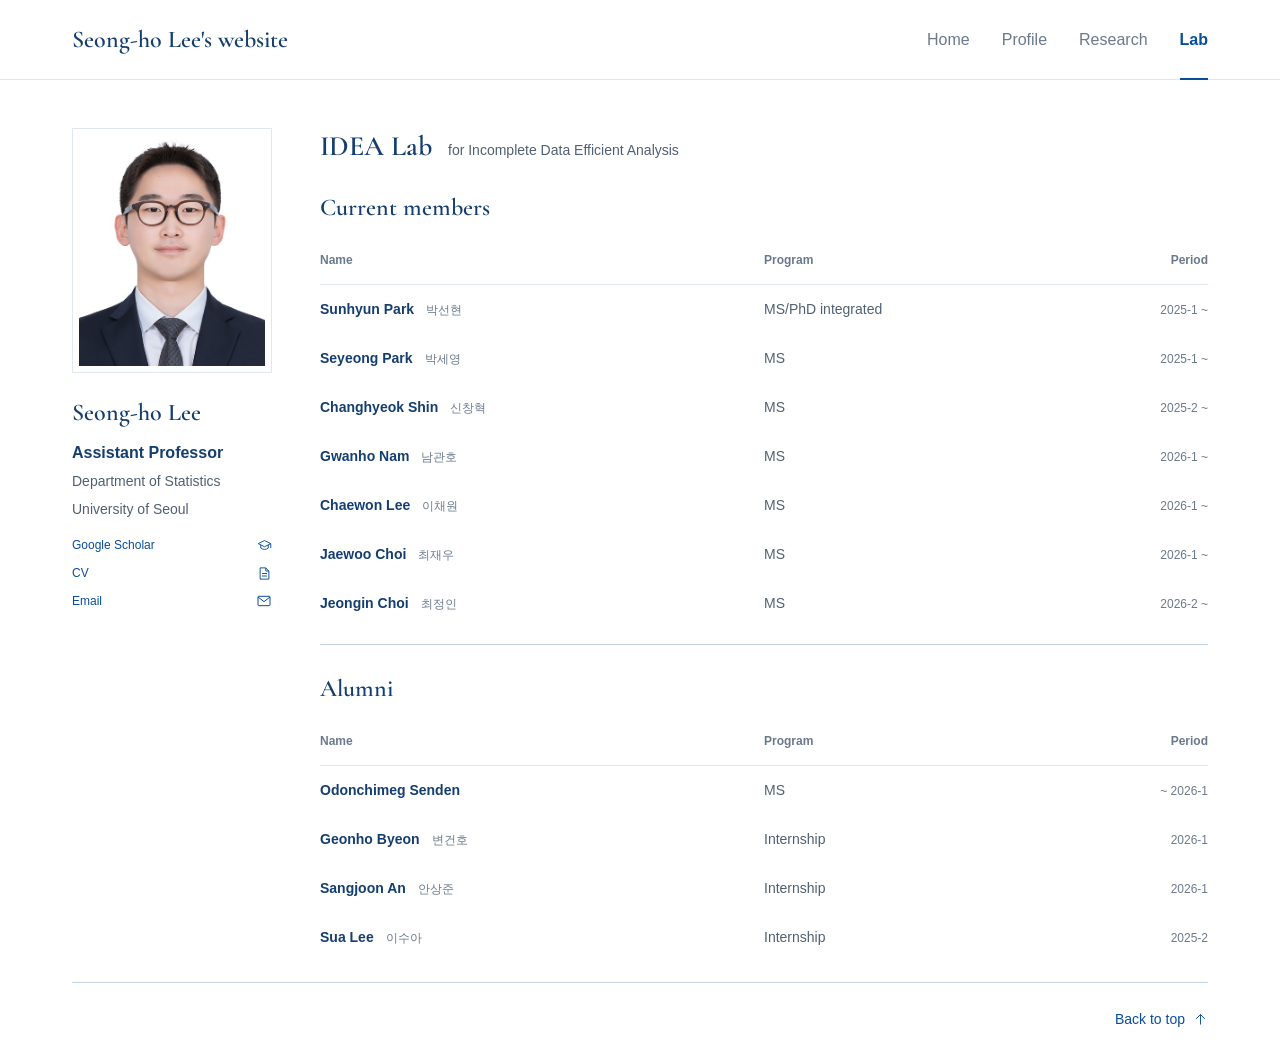
<file: lab/index.html>
<!DOCTYPE html><html lang="en"><head><meta charSet="utf-8"/><meta name="viewport" content="width=device-width, initial-scale=1"/><link rel="stylesheet" href="/_next/static/css/index.D-UKqclZ.css" data-rsc-css-href="/_next/static/css/index.D-UKqclZ.css" data-precedence="vite-rsc/importer-resources"/><link rel="modulepreload" fetchPriority="low" href="/_next/static/chunks/index-CCwqpvgX.js"/><script src="/_next/static/chunks/rolldown-runtime-C60lm6uB.js" type="module" async=""></script><script src="/_next/static/chunks/framework-D_rUT4EX.js" type="module" async=""></script><link rel="modulepreload" href="/_next/static/chunks/layout-segment-context-eqH1Foq0.js" crossorigin=""/><link rel="modulepreload" href="/_next/static/chunks/email-link-yxVSHHbJ.js" crossorigin=""/><title>Seong-ho Lee | Lab</title><meta name="description" content="Seong-ho Lee, Assistant Professor, Department of Statistics, University of Seoul."/><link rel="shortcut icon" href="/favicon.svg?v=sigma"/><link rel="icon" href="/favicon.svg?v=sigma"/><script>Object.assign(((self[Symbol.for("vinext.navigationRuntime")]??={bootstrap:{routeManifest:null},functions:{}}).bootstrap.rsc??={rsc:[]}),{params:{},nav:{"pathname":"/lab","searchParams":[]}})</script><link rel="modulepreload" href="/_next/static/chunks/index-CCwqpvgX.js" />
</head><body class="antialiased"><a class="skip-link" href="#main">Skip to main content</a><header class="site-header" id="top"><div class="header-inner"><a class="wordmark" href="/">Seong-ho Lee&#x27;s website</a><nav aria-label="Main navigation"><a href="/" class="">Home</a><a href="/profile" class="">Profile</a><a href="/research" class="">Research</a><a href="/lab" class="active" aria-current="page">Lab</a></nav></div></header><div class="site-layout"><aside class="profile profile-secondary" aria-label="Seong-ho Lee&#x27;s profile"><div class="portrait-frame"><img class="portrait" src="/images/seongho-lee.jpg" width="198" height="246" alt="Seong-ho Lee" fetchPriority="high"/></div><div class="profile-information"><h2 class="profile-name">Seong-ho Lee</h2><p class="profile-role">Assistant Professor</p><p class="profile-affiliation">Department of Statistics</p><p class="profile-affiliation">University of Seoul</p><div class="profile-links"><a href="http://scholar.google.co.kr/citations?hl=en&amp;user=Eq__vRcAAAAJ&amp;view_op=list_works&amp;sortby=pubdate" target="_blank" rel="noopener noreferrer"><span class="profile-link-label">Google Scholar</span><svg width="15" height="15" viewBox="0 0 24 24" fill="none" stroke="currentColor" stroke-width="1.5" stroke-linejoin="round" aria-hidden="true"><path d="m2 9 10-5 10 5-10 5-10-5Zm4 2v5c4 3 8 3 12 0v-5m4-2v7"></path></svg></a><a href="/cv" target="_blank" rel="noopener noreferrer" aria-label="CV (opens in a new tab)"><span class="profile-link-label">CV</span><svg width="15" height="15" viewBox="0 0 24 24" fill="none" stroke="currentColor" stroke-width="1.5" aria-hidden="true"><path d="M14 3H5v18h14V8zM14 3v5h5M8 12h8M8 16h8"></path></svg></a><button type="button" class="email-link" title="Open your email app"><span class="profile-link-label">Email</span><svg width="16" height="16" viewBox="0 0 24 24" fill="none" stroke="currentColor" stroke-width="1.5" aria-hidden="true"><rect x="3" y="5" width="18" height="14" rx="1"></rect><path d="m3 6 9 7 9-7"></path></svg></button></div></div></aside><main id="main" class="page-content page-lab"><header class="page-heading lab-heading"><h1>IDEA Lab</h1><p class="lab-full-name">for Incomplete Data Efficient Analysis</p></header><section class="lab-section" aria-labelledby="current-members"><h2 id="current-members">Current members</h2><table class="member-table" aria-labelledby="current-members"><colgroup><col class="member-name-column"/><col class="member-program-column"/><col class="member-period-column"/></colgroup><thead><tr><th scope="col">Name</th><th scope="col">Program</th><th scope="col">Period</th></tr></thead><tbody><tr><th scope="row"><div class="member-identity"><span class="member-name">Sunhyun Park</span><span class="member-korean" lang="ko">박선현</span></div></th><td class="member-program">MS/PhD integrated</td><td class="member-period">2025-1 ~</td></tr><tr><th scope="row"><div class="member-identity"><span class="member-name">Seyeong Park</span><span class="member-korean" lang="ko">박세영</span></div></th><td class="member-program">MS</td><td class="member-period">2025-1 ~</td></tr><tr><th scope="row"><div class="member-identity"><span class="member-name">Changhyeok Shin</span><span class="member-korean" lang="ko">신창혁</span></div></th><td class="member-program">MS</td><td class="member-period">2025-2 ~</td></tr><tr><th scope="row"><div class="member-identity"><span class="member-name">Gwanho Nam</span><span class="member-korean" lang="ko">남관호</span></div></th><td class="member-program">MS</td><td class="member-period">2026-1 ~</td></tr><tr><th scope="row"><div class="member-identity"><span class="member-name">Chaewon Lee</span><span class="member-korean" lang="ko">이채원</span></div></th><td class="member-program">MS</td><td class="member-period">2026-1 ~</td></tr><tr><th scope="row"><div class="member-identity"><span class="member-name">Jaewoo Choi</span><span class="member-korean" lang="ko">최재우</span></div></th><td class="member-program">MS</td><td class="member-period">2026-1 ~</td></tr><tr><th scope="row"><div class="member-identity"><span class="member-name">Jeongin Choi</span><span class="member-korean" lang="ko">최정인</span></div></th><td class="member-program">MS</td><td class="member-period">2026-2 ~</td></tr></tbody></table></section><section class="lab-section alumni" aria-labelledby="alumni"><h2 id="alumni">Alumni</h2><table class="member-table" aria-labelledby="alumni"><colgroup><col class="member-name-column"/><col class="member-program-column"/><col class="member-period-column"/></colgroup><thead><tr><th scope="col">Name</th><th scope="col">Program</th><th scope="col">Period</th></tr></thead><tbody><tr><th scope="row"><div class="member-identity"><span class="member-name">Odonchimeg Senden</span></div></th><td class="member-program">MS</td><td class="member-period">~ 2026-1</td></tr><tr><th scope="row"><div class="member-identity"><span class="member-name">Geonho Byeon</span><span class="member-korean" lang="ko">변건호</span></div></th><td class="member-program">Internship</td><td class="member-period">2026-1</td></tr><tr><th scope="row"><div class="member-identity"><span class="member-name">Sangjoon An</span><span class="member-korean" lang="ko">안상준</span></div></th><td class="member-program">Internship</td><td class="member-period">2026-1</td></tr><tr><th scope="row"><div class="member-identity"><span class="member-name">Sua Lee</span><span class="member-korean" lang="ko">이수아</span></div></th><td class="member-program">Internship</td><td class="member-period">2025-2</td></tr></tbody></table></section></main></div><footer class="site-footer"><a href="#top" aria-label="Back to top"><span>Back to top</span><svg width="15" height="15" viewBox="0 0 24 24" fill="none" stroke="currentColor" stroke-width="1.5" aria-hidden="true"><path d="M12 20V4m-7 7 7-7 7 7"></path></svg></a></footer><script type="module" src="/_next/static/chunks/index-CCwqpvgX.js" id="_R_" async=""></script><script>((self[Symbol.for("vinext.navigationRuntime")]??={bootstrap:{routeManifest:null},functions:{}}).bootstrap.rsc??={rsc:[]}).rsc.push("0:{\"page:/lab\":\"$L1\",\"layout:/\":\"$L2\",\"route:/lab\":\"$L3\",\"__route\":\"route:/lab\",\"__interceptionContext\":null,\"__layoutIds\":[\"layout:/\"],\"__rootLayout\":\"/\",\"__bfcacheSegmentIdentities\":{\"layout:/\":\"[\\\"layout\\\",\\\"layout:/\\\",\\\"root-boundary:/\\\",\\\"\\\"]\",\"page:/lab\":\"[\\\"page\\\",\\\"page:/lab\\\",\\\"root-boundary:/\\\",\\\"[\\\\\\\"lab\\\\\\\"]\\\"]\"},\"__srcPage\":[\"lab\",\"page\"],\"__layoutFlags\":{\"layout:/\":\"s\"},\"__artifactCompatibility\":{\"schemaVersion\":1,\"graphVersion\":\"app-route-graph:11839e73e8b6d680\",\"deploymentVersion\":\"dda39321-4571-4b0a-9a9e-e1b45f0fb8eb\",\"appElementsSchemaVersion\":1,\"rscPayloadSchemaVersion\":1,\"rootBoundaryId\":\"/\",\"renderEpoch\":null}}\n")</script><script>((self[Symbol.for("vinext.navigationRuntime")]??={bootstrap:{routeManifest:null},functions:{}}).bootstrap.rsc??={rsc:[]}).rsc.push("4:I[\"8c0f216c4604\",[],\"Children\",1]\n")</script><script>((self[Symbol.for("vinext.navigationRuntime")]??={bootstrap:{routeManifest:null},functions:{}}).bootstrap.rsc??={rsc:[]}).rsc.push("5:I[\"593f344dc510\",[],\"GlobalErrorBoundary\",1]\n")</script><script>((self[Symbol.for("vinext.navigationRuntime")]??={bootstrap:{routeManifest:null},functions:{}}).bootstrap.rsc??={rsc:[]}).rsc.push("6:I[\"0b874ad30386\",[],\"default\",1]\n")</script><script>((self[Symbol.for("vinext.navigationRuntime")]??={bootstrap:{routeManifest:null},functions:{}}).bootstrap.rsc??={rsc:[]}).rsc.push("7:I[\"593f344dc510\",[],\"ErrorBoundary\",1]\n")</script><script>((self[Symbol.for("vinext.navigationRuntime")]??={bootstrap:{routeManifest:null},functions:{}}).bootstrap.rsc??={rsc:[]}).rsc.push("8:I[\"15c18cfaeeff\",[],\"LayoutSegmentProvider\",1]\n")</script><script>((self[Symbol.for("vinext.navigationRuntime")]??={bootstrap:{routeManifest:null},functions:{}}).bootstrap.rsc??={rsc:[]}).rsc.push("9:I[\"8c0f216c4604\",[],\"Slot\",1]\n")</script><script>((self[Symbol.for("vinext.navigationRuntime")]??={bootstrap:{routeManifest:null},functions:{}}).bootstrap.rsc??={rsc:[]}).rsc.push("a:I[\"593f344dc510\",[],\"NotFoundBoundary\",1]\n")</script><script>((self[Symbol.for("vinext.navigationRuntime")]??={bootstrap:{routeManifest:null},functions:{}}).bootstrap.rsc??={rsc:[]}).rsc.push("b:I[\"9276801271d6\",[],\"AppRouterScrollTarget\",1]\n")</script><script>((self[Symbol.for("vinext.navigationRuntime")]??={bootstrap:{routeManifest:null},functions:{}}).bootstrap.rsc??={rsc:[]}).rsc.push("c:I[\"593f344dc510\",[],\"RedirectBoundary\",1]\n")</script><script>((self[Symbol.for("vinext.navigationRuntime")]??={bootstrap:{routeManifest:null},functions:{}}).bootstrap.rsc??={rsc:[]}).rsc.push(":HL[\"/_next/static/css/index.D-UKqclZ.css\",\"style\"     ]\n")</script><script>((self[Symbol.for("vinext.navigationRuntime")]??={bootstrap:{routeManifest:null},functions:{}}).bootstrap.rsc??={rsc:[]}).rsc.push("2:[[[\"$\",\"link\",\"css:/_next/static/css/index.D-UKqclZ.css\",{\"rel\":\"stylesheet\",\"precedence\":\"vite-rsc/importer-resources\",\"href\":\"/_next/static/css/index.D-UKqclZ.css\",\"data-rsc-css-href\":\"/_next/static/css/index.D-UKqclZ.css\"}],\"$undefined\"],[\"$\",\"html\",null,{\"lang\":\"en\",\"children\":[\"$\",\"body\",null,{\"className\":\"antialiased\",\"children\":[\"$\",\"$L4\",null,{}]}]}]]\n")</script><script>((self[Symbol.for("vinext.navigationRuntime")]??={bootstrap:{routeManifest:null},functions:{}}).bootstrap.rsc??={rsc:[]}).rsc.push("3:[[[\"$\",\"meta\",null,{\"charSet\":\"utf-8\"}],[[\"$\",\"title\",\"0\",{\"children\":\"Seong-ho Lee | Lab\"}],[\"$\",\"meta\",\"1\",{\"name\":\"description\",\"content\":\"Seong-ho Lee, Assistant Professor, Department of Statistics, University of Seoul.\"}],[\"$\",\"link\",\"2\",{\"data-vinext-streamed-icon\":\"$undefined\",\"rel\":\"shortcut icon\",\"href\":\"/favicon.svg?v=sigma\",\"type\":\"$undefined\",\"sizes\":\"$undefined\",\"color\":\"$undefined\",\"media\":\"$undefined\",\"fetchPriority\":\"$undefined\"}],[\"$\",\"link\",\"3\",{\"data-vinext-streamed-icon\":\"$undefined\",\"rel\":\"icon\",\"href\":\"/favicon.svg?v=sigma\",\"type\":\"$undefined\",\"sizes\":\"$undefined\",\"color\":\"$undefined\",\"media\":\"$undefined\",\"fetchPriority\":\"$undefined\"}]],[[\"$\",\"meta\",\"0\",{\"name\":\"viewport\",\"content\":\"width=device-width, initial-scale=1\"}]]],[\"$\",\"$L5\",null,{\"fallback\":\"$6\",\"children\":[\"$\",\"$L7\",null,{\"fallback\":\"$6\",\"children\":[\"$\",\"$L8\",null,{\"providerId\":\"layout:/\",\"segmentMap\":{\"children\":[\"lab\"]},\"children\":[\"$\",\"$L9\",null,{\"id\":\"layout:/\",\"parallelSlots\":\"$undefined\",\"children\":[\"$\",\"$La\",null,{\"resetKey\":\"lab\",\"fallback\":[[\"$\",\"title\",null,{\"children\":\"404: This page could not be found.\"}],[\"$\",\"div\",null,{\"style\":{\"fontFamily\":\"system-ui,\\\"Segoe UI\\\",Roboto,Helvetica,Arial,sans-serif,\\\"Apple Color Emoji\\\",\\\"Segoe UI Emoji\\\"\",\"height\":\"100vh\",\"textAlign\":\"center\",\"display\":\"flex\",\"flexDirection\":\"column\",\"alignItems\":\"center\",\"justifyContent\":\"center\"},\"children\":[\"$\",\"div\",null,{\"children\":[[\"$\",\"style\",null,{\"dangerouslySetInnerHTML\":{\"__html\":\"body{color:#000;background:#fff;margin:0}.next-error-h1{border-right:1px solid rgba(0,0,0,.3)}@media (prefers-color-scheme:dark){body{color:#fff;background:#000}.next-error-h1{border-right:1px solid rgba(255,255,255,.3)}}\"}}],[\"$\",\"h1\",null,{\"className\":\"next-error-h1\",\"style\":{\"display\":\"inline-block\",\"margin\":\"0 20px 0 0\",\"padding\":\"0 23px 0 0\",\"fontSize\":24,\"fontWeight\":500,\"verticalAlign\":\"top\",\"lineHeight\":\"49px\"},\"children\":404}],[\"$\",\"div\",null,{\"style\":{\"display\":\"inline-block\"},\"children\":[\"$\",\"h2\",null,{\"style\":{\"fontSize\":14,\"fontWeight\":400,\"lineHeight\":\"49px\",\"margin\":0},\"children\":\"This page could not be found.\"}]}]]}]}]],\"children\":[\"$\",\"$Lb\",null,{\"children\":[\"$\",\"$Lc\",null,{\"children\":[[\"$\",\"$L8\",null,{\"providerId\":\"page:/lab\",\"segmentMap\":{\"children\":[\"__PAGE__\"]},\"children\":[\"$\",\"$L9\",null,{\"id\":\"page:/lab\"}]}],null]}]}]}]}]}]}]}],null,null]\n")</script><script>((self[Symbol.for("vinext.navigationRuntime")]??={bootstrap:{routeManifest:null},functions:{}}).bootstrap.rsc??={rsc:[]}).rsc.push("d:I[\"89899c78f2d0\",[],\"default\",1]\n")</script><script>((self[Symbol.for("vinext.navigationRuntime")]??={bootstrap:{routeManifest:null},functions:{}}).bootstrap.rsc??={rsc:[]}).rsc.push(":HL[\"/images/seongho-lee.jpg\",\"image\",{\"fetchPriority\":\"high\"}]\n")</script><script>((self[Symbol.for("vinext.navigationRuntime")]??={bootstrap:{routeManifest:null},functions:{}}).bootstrap.rsc??={rsc:[]}).rsc.push("1:[[\"$\",\"a\",null,{\"className\":\"skip-link\",\"href\":\"#main\",\"children\":\"Skip to main content\"}],[\"$\",\"header\",null,{\"className\":\"site-header\",\"id\":\"top\",\"children\":[\"$\",\"div\",null,{\"className\":\"header-inner\",\"children\":[[\"$\",\"a\",null,{\"className\":\"wordmark\",\"href\":\"/\",\"children\":\"Seong-ho Lee's website\"}],[\"$\",\"nav\",null,{\"aria-label\":\"Main navigation\",\"children\":[[\"$\",\"a\",\"home\",{\"href\":\"/\",\"className\":\"\",\"aria-current\":\"$undefined\",\"children\":\"Home\"}],[\"$\",\"a\",\"profile\",{\"href\":\"/profile\",\"className\":\"\",\"aria-current\":\"$undefined\",\"children\":\"Profile\"}],[\"$\",\"a\",\"research\",{\"href\":\"/research\",\"className\":\"\",\"aria-current\":\"$undefined\",\"children\":\"Research\"}],[\"$\",\"a\",\"lab\",{\"href\":\"/lab\",\"className\":\"active\",\"aria-current\":\"page\",\"children\":\"Lab\"}]]}]]}]}],[\"$\",\"div\",null,{\"className\":\"site-layout\",\"children\":[[\"$\",\"aside\",null,{\"className\":\"profile profile-secondary\",\"aria-label\":\"Seong-ho Lee's profile\",\"children\":[[\"$\",\"div\",null,{\"className\":\"portrait-frame\",\"children\":[\"$\",\"img\",null,{\"className\":\"portrait\",\"src\":\"/images/seongho-lee.jpg\",\"width\":\"198\",\"height\":\"246\",\"alt\":\"Seong-ho Lee\",\"fetchPriority\":\"high\"}]}],[\"$\",\"div\",null,{\"className\":\"profile-information\",\"children\":[[\"$\",\"h2\",null,{\"className\":\"profile-name\",\"children\":\"Seong-ho Lee\"}],[\"$\",\"p\",null,{\"className\":\"profile-role\",\"children\":\"Assistant Professor\"}],[\"$\",\"p\",null,{\"className\":\"profile-affiliation\",\"children\":\"Department of Statistics\"}],[\"$\",\"p\",null,{\"className\":\"profile-affiliation\",\"children\":\"University of Seoul\"}],[\"$\",\"div\",null,{\"className\":\"profile-links\",\"children\":[[\"$\",\"a\",null,{\"href\":\"http://scholar.google.co.kr/citations?hl=en\u0026user=Eq__vRcAAAAJ\u0026view_op=list_works\u0026sortby=pubdate\",\"target\":\"_blank\",\"rel\":\"noopener noreferrer\",\"children\":[[\"$\",\"span\",null,{\"className\":\"profile-link-label\",\"children\":\"Google Scholar\"}],[\"$\",\"svg\",null,{\"width\":\"15\",\"height\":\"15\",\"viewBox\":\"0 0 24 24\",\"fill\":\"none\",\"stroke\":\"currentColor\",\"strokeWidth\":\"1.5\",\"strokeLinejoin\":\"round\",\"aria-hidden\":\"true\",\"children\":[\"$\",\"path\",null,{\"d\":\"m2 9 10-5 10 5-10 5-10-5Zm4 2v5c4 3 8 3 12 0v-5m4-2v7\"}]}]]}],[\"$\",\"a\",null,{\"href\":\"/cv\",\"target\":\"_blank\",\"rel\":\"noopener noreferrer\",\"aria-label\":\"CV (opens in a new tab)\",\"children\":[[\"$\",\"span\",null,{\"className\":\"profile-link-label\",\"children\":\"CV\"}],[\"$\",\"svg\",null,{\"width\":\"15\",\"height\":\"15\",\"viewBox\":\"0 0 24 24\",\"fill\":\"none\",\"stroke\":\"currentColor\",\"strokeWidth\":\"1.5\",\"aria-hidden\":\"true\",\"children\":[\"$\",\"path\",null,{\"d\":\"M14 3H5v18h14V8zM14 3v5h5M8 12h8M8 16h8\"}]}]]}],[\"$\",\"$Ld\",null,{}]]}]]}]]}],[\"$\",\"main\",null,{\"id\":\"main\",\"className\":\"page-content page-lab\",\"children\":[[\"$\",\"header\",null,{\"className\":\"page-heading lab-heading\",\"children\":[[\"$\",\"h1\",null,{\"children\":\"IDEA Lab\"}],[\"$\",\"p\",null,{\"className\":\"lab-full-name\",\"children\":\"for Incomplete Data Efficient Analysis\"}]]}],[\"$\",\"section\",null,{\"className\":\"lab-section\",\"aria-labelledby\":\"current-members\",\"children\":[[\"$\",\"h2\",null,{\"id\":\"current-members\",\"children\":\"Current members\"}],[\"$\",\"table\",null,{\"className\":\"member-table\",\"aria-labelledby\":\"current-members\",\"children\":[[\"$\",\"colgroup\",null,{\"children\":[[\"$\",\"col\",null,{\"className\":\"member-name-column\"}],[\"$\",\"col\",null,{\"className\":\"member-program-column\"}],[\"$\",\"col\",null,{\"className\":\"member-period-column\"}]]}],[\"$\",\"thead\",null,{\"children\":[\"$\",\"tr\",null,{\"children\":[[\"$\",\"th\",null,{\"scope\":\"col\",\"children\":\"Name\"}],[\"$\",\"th\",null,{\"scope\":\"col\",\"children\":\"Program\"}],[\"$\",\"th\",null,{\"scope\":\"col\",\"children\":\"Period\"}]]}]}],[\"$\",\"tbody\",null,{\"children\":[[\"$\",\"tr\",\"Sunhyun Park\",{\"children\":[[\"$\",\"th\",null,{\"scope\":\"row\",\"children\":[\"$\",\"div\",null,{\"className\":\"member-identity\",\"children\":[[\"$\",\"span\",null,{\"className\":\"member-name\",\"children\":\"Sunhyun Park\"}],[\"$\",\"span\",null,{\"className\":\"member-korean\",\"lang\":\"ko\",\"children\":\"박선현\"}]]}]}],[\"$\",\"td\",null,{\"className\":\"member-program\",\"children\":\"MS/PhD integrated\"}],[\"$\",\"td\",null,{\"className\":\"member-period\",\"children\":\"2025-1 ~\"}]]}],[\"$\",\"tr\",\"Seyeong Park\",{\"children\":[[\"$\",\"th\",null,{\"scope\":\"row\",\"children\":[\"$\",\"div\",null,{\"className\":\"member-identity\",\"children\":[[\"$\",\"span\",null,{\"className\":\"member-name\",\"children\":\"Seyeong Park\"}],[\"$\",\"span\",null,{\"className\":\"member-korean\",\"lang\":\"ko\",\"children\":\"박세영\"}]]}]}],[\"$\",\"td\",null,{\"className\":\"member-program\",\"children\":\"MS\"}],[\"$\",\"td\",null,{\"className\":\"member-period\",\"children\":\"2025-1 ~\"}]]}],[\"$\",\"tr\",\"Changhyeok Shin\",{\"children\":[[\"$\",\"th\",null,{\"scope\":\"row\",\"children\":[\"$\",\"div\",null,{\"className\":\"member-identity\",\"children\":[[\"$\",\"span\",null,{\"className\":\"member-name\",\"children\":\"Changhyeok Shin\"}],[\"$\",\"span\",null,{\"className\":\"member-korean\",\"lang\":\"ko\",\"children\":\"신창혁\"}]]}]}],[\"$\",\"td\",null,{\"className\":\"member-program\",\"children\":\"MS\"}],[\"$\",\"td\",null,{\"className\":\"member-period\",\"children\":\"2025-2 ~\"}]]}],\"$Le\",\"$Lf\",\"$L10\",\"$L11\"]}]]}]]}],\"$L12\"]}]]}],\"$L13\"]\n")</script><script>((self[Symbol.for("vinext.navigationRuntime")]??={bootstrap:{routeManifest:null},functions:{}}).bootstrap.rsc??={rsc:[]}).rsc.push("e:[\"$\",\"tr\",\"Gwanho Nam\",{\"children\":[[\"$\",\"th\",null,{\"scope\":\"row\",\"children\":[\"$\",\"div\",null,{\"className\":\"member-identity\",\"children\":[[\"$\",\"span\",null,{\"className\":\"member-name\",\"children\":\"Gwanho Nam\"}],[\"$\",\"span\",null,{\"className\":\"member-korean\",\"lang\":\"ko\",\"children\":\"남관호\"}]]}]}],[\"$\",\"td\",null,{\"className\":\"member-program\",\"children\":\"MS\"}],[\"$\",\"td\",null,{\"className\":\"member-period\",\"children\":\"2026-1 ~\"}]]}]\n")</script><script>((self[Symbol.for("vinext.navigationRuntime")]??={bootstrap:{routeManifest:null},functions:{}}).bootstrap.rsc??={rsc:[]}).rsc.push("f:[\"$\",\"tr\",\"Chaewon Lee\",{\"children\":[[\"$\",\"th\",null,{\"scope\":\"row\",\"children\":[\"$\",\"div\",null,{\"className\":\"member-identity\",\"children\":[[\"$\",\"span\",null,{\"className\":\"member-name\",\"children\":\"Chaewon Lee\"}],[\"$\",\"span\",null,{\"className\":\"member-korean\",\"lang\":\"ko\",\"children\":\"이채원\"}]]}]}],[\"$\",\"td\",null,{\"className\":\"member-program\",\"children\":\"MS\"}],[\"$\",\"td\",null,{\"className\":\"member-period\",\"children\":\"2026-1 ~\"}]]}]\n")</script><script>((self[Symbol.for("vinext.navigationRuntime")]??={bootstrap:{routeManifest:null},functions:{}}).bootstrap.rsc??={rsc:[]}).rsc.push("10:[\"$\",\"tr\",\"Jaewoo Choi\",{\"children\":[[\"$\",\"th\",null,{\"scope\":\"row\",\"children\":[\"$\",\"div\",null,{\"className\":\"member-identity\",\"children\":[[\"$\",\"span\",null,{\"className\":\"member-name\",\"children\":\"Jaewoo Choi\"}],[\"$\",\"span\",null,{\"className\":\"member-korean\",\"lang\":\"ko\",\"children\":\"최재우\"}]]}]}],[\"$\",\"td\",null,{\"className\":\"member-program\",\"children\":\"MS\"}],[\"$\",\"td\",null,{\"className\":\"member-period\",\"children\":\"2026-1 ~\"}]]}]\n")</script><script>((self[Symbol.for("vinext.navigationRuntime")]??={bootstrap:{routeManifest:null},functions:{}}).bootstrap.rsc??={rsc:[]}).rsc.push("11:[\"$\",\"tr\",\"Jeongin Choi\",{\"children\":[[\"$\",\"th\",null,{\"scope\":\"row\",\"children\":[\"$\",\"div\",null,{\"className\":\"member-identity\",\"children\":[[\"$\",\"span\",null,{\"className\":\"member-name\",\"children\":\"Jeongin Choi\"}],[\"$\",\"span\",null,{\"className\":\"member-korean\",\"lang\":\"ko\",\"children\":\"최정인\"}]]}]}],[\"$\",\"td\",null,{\"className\":\"member-program\",\"children\":\"MS\"}],[\"$\",\"td\",null,{\"className\":\"member-period\",\"children\":\"2026-2 ~\"}]]}]\n")</script><script>((self[Symbol.for("vinext.navigationRuntime")]??={bootstrap:{routeManifest:null},functions:{}}).bootstrap.rsc??={rsc:[]}).rsc.push("12:[\"$\",\"section\",null,{\"className\":\"lab-section alumni\",\"aria-labelledby\":\"alumni\",\"children\":[[\"$\",\"h2\",null,{\"id\":\"alumni\",\"children\":\"Alumni\"}],[\"$\",\"table\",null,{\"className\":\"member-table\",\"aria-labelledby\":\"alumni\",\"children\":[[\"$\",\"colgroup\",null,{\"children\":[[\"$\",\"col\",null,{\"className\":\"member-name-column\"}],[\"$\",\"col\",null,{\"className\":\"member-program-column\"}],[\"$\",\"col\",null,{\"className\":\"member-period-column\"}]]}],[\"$\",\"thead\",null,{\"children\":[\"$\",\"tr\",null,{\"children\":[[\"$\",\"th\",null,{\"scope\":\"col\",\"children\":\"Name\"}],[\"$\",\"th\",null,{\"scope\":\"col\",\"children\":\"Program\"}],[\"$\",\"th\",null,{\"scope\":\"col\",\"children\":\"Period\"}]]}]}],[\"$\",\"tbody\",null,{\"children\":[[\"$\",\"tr\",\"Odonchimeg Senden\",{\"children\":[[\"$\",\"th\",null,{\"scope\":\"row\",\"children\":[\"$\",\"div\",null,{\"className\":\"member-identity\",\"children\":[[\"$\",\"span\",null,{\"className\":\"member-name\",\"children\":\"Odonchimeg Senden\"}],\"$undefined\"]}]}],[\"$\",\"td\",null,{\"className\":\"member-program\",\"children\":\"MS\"}],[\"$\",\"td\",null,{\"className\":\"member-period\",\"children\":\"~ 2026-1\"}]]}],[\"$\",\"tr\",\"Geonho Byeon\",{\"children\":[[\"$\",\"th\",null,{\"scope\":\"row\",\"children\":[\"$\",\"div\",null,{\"className\":\"member-identity\",\"children\":[[\"$\",\"span\",null,{\"className\":\"member-name\",\"children\":\"Geonho Byeon\"}],[\"$\",\"span\",null,{\"className\":\"member-korean\",\"lang\":\"ko\",\"children\":\"변건호\"}]]}]}],[\"$\",\"td\",null,{\"className\":\"member-program\",\"children\":\"Internship\"}],[\"$\",\"td\",null,{\"className\":\"member-period\",\"children\":\"2026-1\"}]]}],[\"$\",\"tr\",\"Sangjoon An\",{\"children\":[[\"$\",\"th\",null,{\"scope\":\"row\",\"children\":[\"$\",\"div\",null,{\"className\":\"member-identity\",\"children\":[[\"$\",\"span\",null,{\"className\":\"member-name\",\"children\":\"Sangjoon An\"}],[\"$\",\"span\",null,{\"className\":\"member-korean\",\"lang\":\"ko\",\"children\":\"안상준\"}]]}]}],[\"$\",\"td\",null,{\"className\":\"member-program\",\"children\":\"Internship\"}],[\"$\",\"td\",null,{\"className\":\"member-period\",\"children\":\"2026-1\"}]]}],[\"$\",\"tr\",\"Sua Lee\",{\"children\":[[\"$\",\"th\",null,{\"scope\":\"row\",\"children\":[\"$\",\"div\",null,{\"className\":\"member-identity\",\"children\":[[\"$\",\"span\",null,{\"className\":\"member-name\",\"children\":\"Sua Lee\"}],[\"$\",\"span\",null,{\"className\":\"member-korean\",\"lang\":\"ko\",\"children\":\"이수아\"}]]}]}],[\"$\",\"td\",null,{\"className\":\"member-program\",\"children\":\"Internship\"}],[\"$\",\"td\",null,{\"className\":\"member-period\",\"children\":\"2025-2\"}]]}]]}]]}]]}]\n")</script><script>((self[Symbol.for("vinext.navigationRuntime")]??={bootstrap:{routeManifest:null},functions:{}}).bootstrap.rsc??={rsc:[]}).rsc.push("13:[\"$\",\"footer\",null,{\"className\":\"site-footer\",\"children\":[\"$\",\"a\",null,{\"href\":\"#top\",\"aria-label\":\"Back to top\",\"children\":[[\"$\",\"span\",null,{\"children\":\"Back to top\"}],[\"$\",\"svg\",null,{\"width\":\"15\",\"height\":\"15\",\"viewBox\":\"0 0 24 24\",\"fill\":\"none\",\"stroke\":\"currentColor\",\"strokeWidth\":\"1.5\",\"aria-hidden\":\"true\",\"children\":[\"$\",\"path\",null,{\"d\":\"M12 20V4m-7 7 7-7 7 7\"}]}]]}]}]\n")</script><script>Object.assign(((self[Symbol.for("vinext.navigationRuntime")]??={bootstrap:{routeManifest:null},functions:{}}).bootstrap.rsc??={rsc:[]}),{"initialCacheKind":"static"});((self[Symbol.for("vinext.navigationRuntime")]??={bootstrap:{routeManifest:null},functions:{}}).bootstrap.rsc??={rsc:[]}).done=true</script></body></html>
</file>
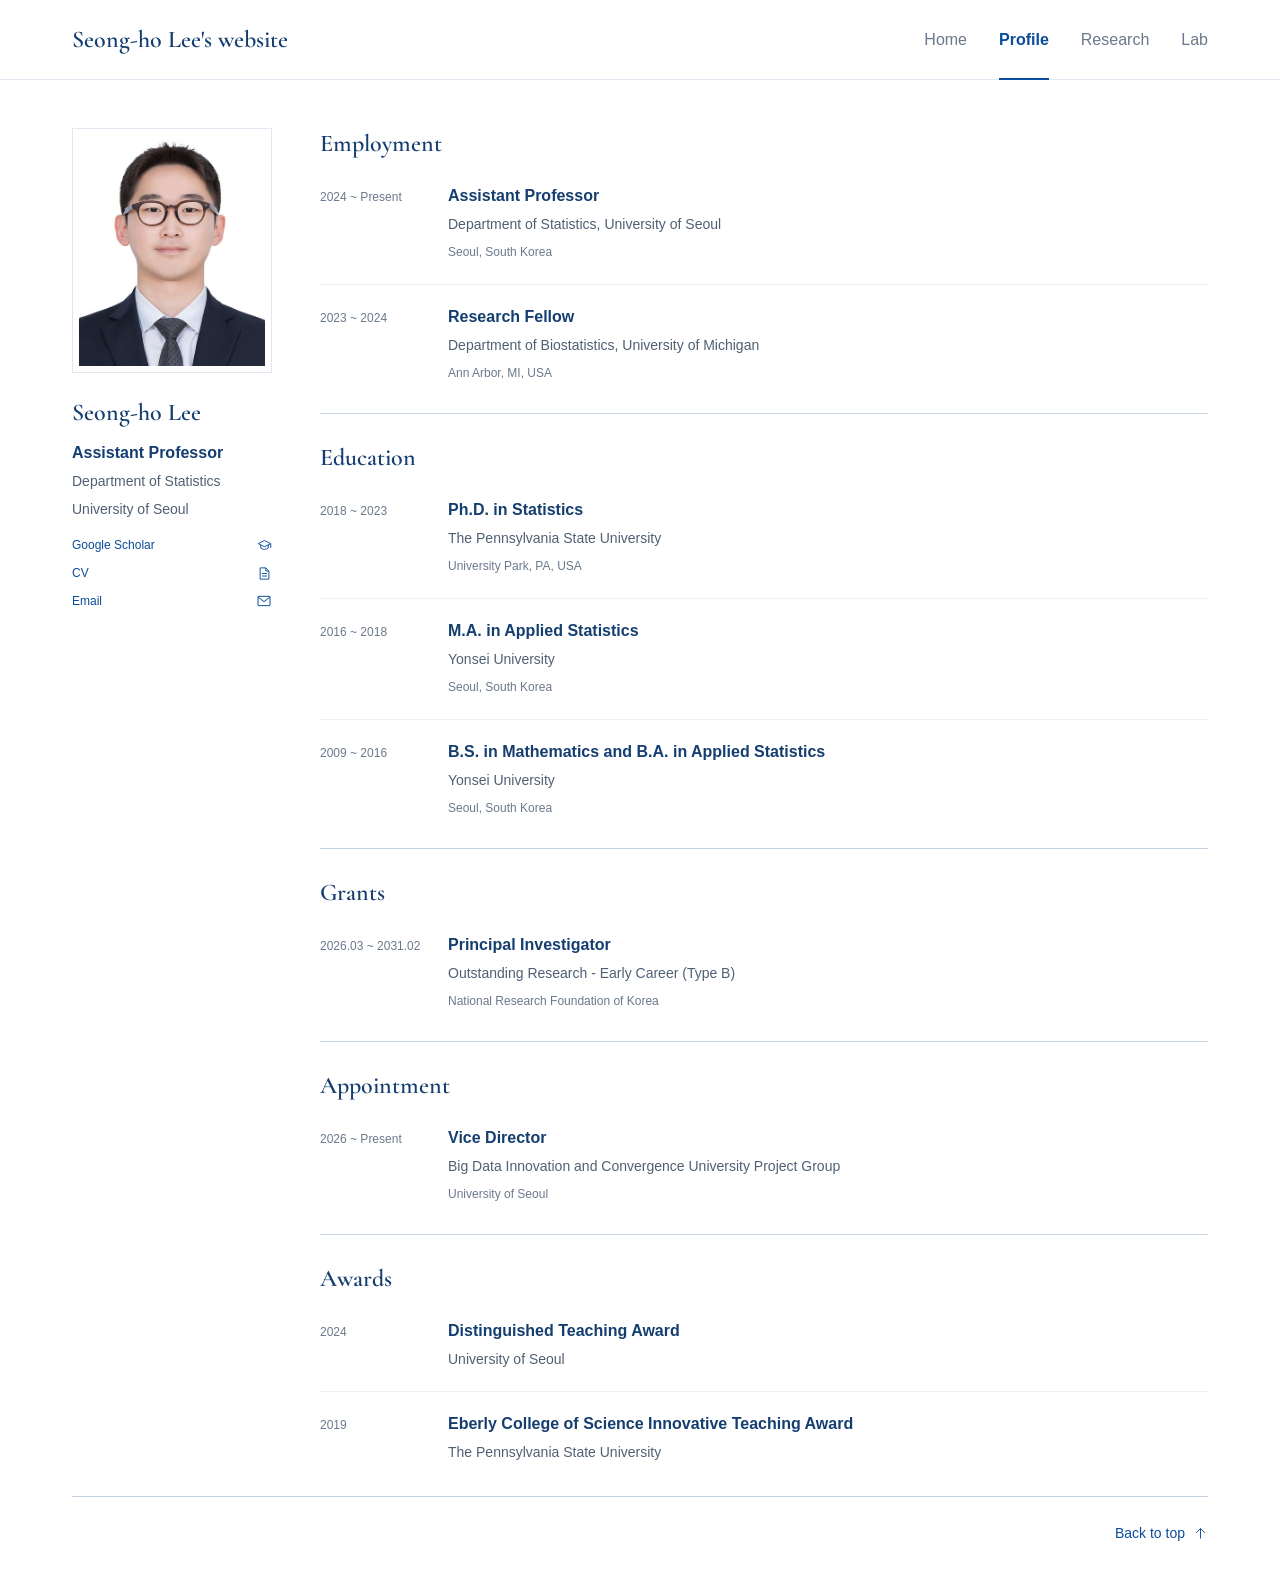
<file: profile/index.html>
<!DOCTYPE html><html lang="en"><head><meta charSet="utf-8"/><meta name="viewport" content="width=device-width, initial-scale=1"/><link rel="stylesheet" href="/_next/static/css/index.D-UKqclZ.css" data-rsc-css-href="/_next/static/css/index.D-UKqclZ.css" data-precedence="vite-rsc/importer-resources"/><link rel="modulepreload" fetchPriority="low" href="/_next/static/chunks/index-CCwqpvgX.js"/><script src="/_next/static/chunks/rolldown-runtime-C60lm6uB.js" type="module" async=""></script><script src="/_next/static/chunks/framework-D_rUT4EX.js" type="module" async=""></script><link rel="modulepreload" href="/_next/static/chunks/layout-segment-context-eqH1Foq0.js" crossorigin=""/><link rel="modulepreload" href="/_next/static/chunks/email-link-yxVSHHbJ.js" crossorigin=""/><title>Seong-ho Lee | Profile</title><meta name="description" content="Seong-ho Lee, Assistant Professor, Department of Statistics, University of Seoul."/><link rel="shortcut icon" href="/favicon.svg?v=sigma"/><link rel="icon" href="/favicon.svg?v=sigma"/><script>Object.assign(((self[Symbol.for("vinext.navigationRuntime")]??={bootstrap:{routeManifest:null},functions:{}}).bootstrap.rsc??={rsc:[]}),{params:{},nav:{"pathname":"/profile","searchParams":[]}})</script><link rel="modulepreload" href="/_next/static/chunks/index-CCwqpvgX.js" />
</head><body class="antialiased"><a class="skip-link" href="#main">Skip to main content</a><header class="site-header" id="top"><div class="header-inner"><a class="wordmark" href="/">Seong-ho Lee&#x27;s website</a><nav aria-label="Main navigation"><a href="/" class="">Home</a><a href="/profile" class="active" aria-current="page">Profile</a><a href="/research" class="">Research</a><a href="/lab" class="">Lab</a></nav></div></header><div class="site-layout"><aside class="profile profile-secondary" aria-label="Seong-ho Lee&#x27;s profile"><div class="portrait-frame"><img class="portrait" src="/images/seongho-lee.jpg" width="198" height="246" alt="Seong-ho Lee" fetchPriority="high"/></div><div class="profile-information"><h2 class="profile-name">Seong-ho Lee</h2><p class="profile-role">Assistant Professor</p><p class="profile-affiliation">Department of Statistics</p><p class="profile-affiliation">University of Seoul</p><div class="profile-links"><a href="http://scholar.google.co.kr/citations?hl=en&amp;user=Eq__vRcAAAAJ&amp;view_op=list_works&amp;sortby=pubdate" target="_blank" rel="noopener noreferrer"><span class="profile-link-label">Google Scholar</span><svg width="15" height="15" viewBox="0 0 24 24" fill="none" stroke="currentColor" stroke-width="1.5" stroke-linejoin="round" aria-hidden="true"><path d="m2 9 10-5 10 5-10 5-10-5Zm4 2v5c4 3 8 3 12 0v-5m4-2v7"></path></svg></a><a href="/cv" target="_blank" rel="noopener noreferrer" aria-label="CV (opens in a new tab)"><span class="profile-link-label">CV</span><svg width="15" height="15" viewBox="0 0 24 24" fill="none" stroke="currentColor" stroke-width="1.5" aria-hidden="true"><path d="M14 3H5v18h14V8zM14 3v5h5M8 12h8M8 16h8"></path></svg></a><button type="button" class="email-link" title="Open your email app"><span class="profile-link-label">Email</span><svg width="16" height="16" viewBox="0 0 24 24" fill="none" stroke="currentColor" stroke-width="1.5" aria-hidden="true"><rect x="3" y="5" width="18" height="14" rx="1"></rect><path d="m3 6 9 7 9-7"></path></svg></button></div></div></aside><main id="main" class="page-content page-profile"><h1 class="sr-only">Profile</h1><section class="content-section" id="employment" aria-labelledby="employment-title"><h2 id="employment-title">Employment</h2><div class="records"><div class="record-row"><p class="record-date">2024 ~ Present</p><div class="record-body"><h3>Assistant Professor</h3><p>Department of Statistics, University of Seoul</p><p class="record-location">Seoul, South Korea</p></div></div><div class="record-row"><p class="record-date">2023 ~ 2024</p><div class="record-body"><h3>Research Fellow</h3><p>Department of Biostatistics, University of Michigan</p><p class="record-location">Ann Arbor, MI, USA</p></div></div></div></section><section class="content-section" id="education" aria-labelledby="education-title"><h2 id="education-title">Education</h2><div class="records"><div class="record-row"><p class="record-date">2018 ~ 2023</p><div class="record-body"><h3>Ph.D. in Statistics</h3><p>The Pennsylvania State University</p><p class="record-location">University Park, PA, USA</p></div></div><div class="record-row"><p class="record-date">2016 ~ 2018</p><div class="record-body"><h3>M.A. in Applied Statistics</h3><p>Yonsei University</p><p class="record-location">Seoul, South Korea</p></div></div><div class="record-row"><p class="record-date">2009 ~ 2016</p><div class="record-body"><h3>B.S. in Mathematics and B.A. in Applied Statistics</h3><p>Yonsei University</p><p class="record-location">Seoul, South Korea</p></div></div></div></section><section class="content-section" id="grants" aria-labelledby="grants-title"><h2 id="grants-title">Grants</h2><div class="records"><div class="record-row"><p class="record-date">2026.03 ~ 2031.02</p><div class="record-body"><h3>Principal Investigator</h3><p>Outstanding Research - Early Career (Type B)</p><p class="record-location">National Research Foundation of Korea</p></div></div></div></section><section class="content-section" id="appointment" aria-labelledby="appointment-title"><h2 id="appointment-title">Appointment</h2><div class="records"><div class="record-row"><p class="record-date">2026 ~ Present</p><div class="record-body"><h3>Vice Director</h3><p>Big Data Innovation and Convergence University Project Group</p><p class="record-location">University of Seoul</p></div></div></div></section><section class="content-section" id="awards" aria-labelledby="awards-title"><h2 id="awards-title">Awards</h2><div class="records"><div class="record-row"><p class="record-date">2024</p><div class="record-body"><h3>Distinguished Teaching Award</h3><p>University of Seoul</p></div></div><div class="record-row"><p class="record-date">2019</p><div class="record-body"><h3>Eberly College of Science Innovative Teaching Award</h3><p>The Pennsylvania State University</p></div></div></div></section></main></div><footer class="site-footer"><a href="#top" aria-label="Back to top"><span>Back to top</span><svg width="15" height="15" viewBox="0 0 24 24" fill="none" stroke="currentColor" stroke-width="1.5" aria-hidden="true"><path d="M12 20V4m-7 7 7-7 7 7"></path></svg></a></footer><script type="module" src="/_next/static/chunks/index-CCwqpvgX.js" id="_R_" async=""></script><script>((self[Symbol.for("vinext.navigationRuntime")]??={bootstrap:{routeManifest:null},functions:{}}).bootstrap.rsc??={rsc:[]}).rsc.push("0:{\"page:/profile\":\"$L1\",\"layout:/\":\"$L2\",\"route:/profile\":\"$L3\",\"__route\":\"route:/profile\",\"__interceptionContext\":null,\"__layoutIds\":[\"layout:/\"],\"__rootLayout\":\"/\",\"__bfcacheSegmentIdentities\":{\"layout:/\":\"[\\\"layout\\\",\\\"layout:/\\\",\\\"root-boundary:/\\\",\\\"\\\"]\",\"page:/profile\":\"[\\\"page\\\",\\\"page:/profile\\\",\\\"root-boundary:/\\\",\\\"[\\\\\\\"profile\\\\\\\"]\\\"]\"},\"__srcPage\":[\"profile\",\"page\"],\"__layoutFlags\":{\"layout:/\":\"s\"},\"__artifactCompatibility\":{\"schemaVersion\":1,\"graphVersion\":\"app-route-graph:a1db8c54f67dbd9c\",\"deploymentVersion\":\"dda39321-4571-4b0a-9a9e-e1b45f0fb8eb\",\"appElementsSchemaVersion\":1,\"rscPayloadSchemaVersion\":1,\"rootBoundaryId\":\"/\",\"renderEpoch\":null}}\n")</script><script>((self[Symbol.for("vinext.navigationRuntime")]??={bootstrap:{routeManifest:null},functions:{}}).bootstrap.rsc??={rsc:[]}).rsc.push("4:I[\"8c0f216c4604\",[],\"Children\",1]\n")</script><script>((self[Symbol.for("vinext.navigationRuntime")]??={bootstrap:{routeManifest:null},functions:{}}).bootstrap.rsc??={rsc:[]}).rsc.push("5:I[\"593f344dc510\",[],\"GlobalErrorBoundary\",1]\n")</script><script>((self[Symbol.for("vinext.navigationRuntime")]??={bootstrap:{routeManifest:null},functions:{}}).bootstrap.rsc??={rsc:[]}).rsc.push("6:I[\"0b874ad30386\",[],\"default\",1]\n")</script><script>((self[Symbol.for("vinext.navigationRuntime")]??={bootstrap:{routeManifest:null},functions:{}}).bootstrap.rsc??={rsc:[]}).rsc.push("7:I[\"593f344dc510\",[],\"ErrorBoundary\",1]\n")</script><script>((self[Symbol.for("vinext.navigationRuntime")]??={bootstrap:{routeManifest:null},functions:{}}).bootstrap.rsc??={rsc:[]}).rsc.push("8:I[\"15c18cfaeeff\",[],\"LayoutSegmentProvider\",1]\n")</script><script>((self[Symbol.for("vinext.navigationRuntime")]??={bootstrap:{routeManifest:null},functions:{}}).bootstrap.rsc??={rsc:[]}).rsc.push("9:I[\"8c0f216c4604\",[],\"Slot\",1]\n")</script><script>((self[Symbol.for("vinext.navigationRuntime")]??={bootstrap:{routeManifest:null},functions:{}}).bootstrap.rsc??={rsc:[]}).rsc.push("a:I[\"593f344dc510\",[],\"NotFoundBoundary\",1]\n")</script><script>((self[Symbol.for("vinext.navigationRuntime")]??={bootstrap:{routeManifest:null},functions:{}}).bootstrap.rsc??={rsc:[]}).rsc.push("b:I[\"9276801271d6\",[],\"AppRouterScrollTarget\",1]\n")</script><script>((self[Symbol.for("vinext.navigationRuntime")]??={bootstrap:{routeManifest:null},functions:{}}).bootstrap.rsc??={rsc:[]}).rsc.push("c:I[\"593f344dc510\",[],\"RedirectBoundary\",1]\n")</script><script>((self[Symbol.for("vinext.navigationRuntime")]??={bootstrap:{routeManifest:null},functions:{}}).bootstrap.rsc??={rsc:[]}).rsc.push(":HL[\"/_next/static/css/index.D-UKqclZ.css\",\"style\"     ]\n")</script><script>((self[Symbol.for("vinext.navigationRuntime")]??={bootstrap:{routeManifest:null},functions:{}}).bootstrap.rsc??={rsc:[]}).rsc.push("2:[[[\"$\",\"link\",\"css:/_next/static/css/index.D-UKqclZ.css\",{\"rel\":\"stylesheet\",\"precedence\":\"vite-rsc/importer-resources\",\"href\":\"/_next/static/css/index.D-UKqclZ.css\",\"data-rsc-css-href\":\"/_next/static/css/index.D-UKqclZ.css\"}],\"$undefined\"],[\"$\",\"html\",null,{\"lang\":\"en\",\"children\":[\"$\",\"body\",null,{\"className\":\"antialiased\",\"children\":[\"$\",\"$L4\",null,{}]}]}]]\n")</script><script>((self[Symbol.for("vinext.navigationRuntime")]??={bootstrap:{routeManifest:null},functions:{}}).bootstrap.rsc??={rsc:[]}).rsc.push("3:[[[\"$\",\"meta\",null,{\"charSet\":\"utf-8\"}],[[\"$\",\"title\",\"0\",{\"children\":\"Seong-ho Lee | Profile\"}],[\"$\",\"meta\",\"1\",{\"name\":\"description\",\"content\":\"Seong-ho Lee, Assistant Professor, Department of Statistics, University of Seoul.\"}],[\"$\",\"link\",\"2\",{\"data-vinext-streamed-icon\":\"$undefined\",\"rel\":\"shortcut icon\",\"href\":\"/favicon.svg?v=sigma\",\"type\":\"$undefined\",\"sizes\":\"$undefined\",\"color\":\"$undefined\",\"media\":\"$undefined\",\"fetchPriority\":\"$undefined\"}],[\"$\",\"link\",\"3\",{\"data-vinext-streamed-icon\":\"$undefined\",\"rel\":\"icon\",\"href\":\"/favicon.svg?v=sigma\",\"type\":\"$undefined\",\"sizes\":\"$undefined\",\"color\":\"$undefined\",\"media\":\"$undefined\",\"fetchPriority\":\"$undefined\"}]],[[\"$\",\"meta\",\"0\",{\"name\":\"viewport\",\"content\":\"width=device-width, initial-scale=1\"}]]],[\"$\",\"$L5\",null,{\"fallback\":\"$6\",\"children\":[\"$\",\"$L7\",null,{\"fallback\":\"$6\",\"children\":[\"$\",\"$L8\",null,{\"providerId\":\"layout:/\",\"segmentMap\":{\"children\":[\"profile\"]},\"children\":[\"$\",\"$L9\",null,{\"id\":\"layout:/\",\"parallelSlots\":\"$undefined\",\"children\":[\"$\",\"$La\",null,{\"resetKey\":\"profile\",\"fallback\":[[\"$\",\"title\",null,{\"children\":\"404: This page could not be found.\"}],[\"$\",\"div\",null,{\"style\":{\"fontFamily\":\"system-ui,\\\"Segoe UI\\\",Roboto,Helvetica,Arial,sans-serif,\\\"Apple Color Emoji\\\",\\\"Segoe UI Emoji\\\"\",\"height\":\"100vh\",\"textAlign\":\"center\",\"display\":\"flex\",\"flexDirection\":\"column\",\"alignItems\":\"center\",\"justifyContent\":\"center\"},\"children\":[\"$\",\"div\",null,{\"children\":[[\"$\",\"style\",null,{\"dangerouslySetInnerHTML\":{\"__html\":\"body{color:#000;background:#fff;margin:0}.next-error-h1{border-right:1px solid rgba(0,0,0,.3)}@media (prefers-color-scheme:dark){body{color:#fff;background:#000}.next-error-h1{border-right:1px solid rgba(255,255,255,.3)}}\"}}],[\"$\",\"h1\",null,{\"className\":\"next-error-h1\",\"style\":{\"display\":\"inline-block\",\"margin\":\"0 20px 0 0\",\"padding\":\"0 23px 0 0\",\"fontSize\":24,\"fontWeight\":500,\"verticalAlign\":\"top\",\"lineHeight\":\"49px\"},\"children\":404}],[\"$\",\"div\",null,{\"style\":{\"display\":\"inline-block\"},\"children\":[\"$\",\"h2\",null,{\"style\":{\"fontSize\":14,\"fontWeight\":400,\"lineHeight\":\"49px\",\"margin\":0},\"children\":\"This page could not be found.\"}]}]]}]}]],\"children\":[\"$\",\"$Lb\",null,{\"children\":[\"$\",\"$Lc\",null,{\"children\":[[\"$\",\"$L8\",null,{\"providerId\":\"page:/profile\",\"segmentMap\":{\"children\":[\"__PAGE__\"]},\"children\":[\"$\",\"$L9\",null,{\"id\":\"page:/profile\"}]}],null]}]}]}]}]}]}]}],null,null]\n")</script><script>((self[Symbol.for("vinext.navigationRuntime")]??={bootstrap:{routeManifest:null},functions:{}}).bootstrap.rsc??={rsc:[]}).rsc.push("d:I[\"89899c78f2d0\",[],\"default\",1]\n")</script><script>((self[Symbol.for("vinext.navigationRuntime")]??={bootstrap:{routeManifest:null},functions:{}}).bootstrap.rsc??={rsc:[]}).rsc.push(":HL[\"/images/seongho-lee.jpg\",\"image\",{\"fetchPriority\":\"high\"}]\n")</script><script>((self[Symbol.for("vinext.navigationRuntime")]??={bootstrap:{routeManifest:null},functions:{}}).bootstrap.rsc??={rsc:[]}).rsc.push("1:[[\"$\",\"a\",null,{\"className\":\"skip-link\",\"href\":\"#main\",\"children\":\"Skip to main content\"}],[\"$\",\"header\",null,{\"className\":\"site-header\",\"id\":\"top\",\"children\":[\"$\",\"div\",null,{\"className\":\"header-inner\",\"children\":[[\"$\",\"a\",null,{\"className\":\"wordmark\",\"href\":\"/\",\"children\":\"Seong-ho Lee's website\"}],[\"$\",\"nav\",null,{\"aria-label\":\"Main navigation\",\"children\":[[\"$\",\"a\",\"home\",{\"href\":\"/\",\"className\":\"\",\"aria-current\":\"$undefined\",\"children\":\"Home\"}],[\"$\",\"a\",\"profile\",{\"href\":\"/profile\",\"className\":\"active\",\"aria-current\":\"page\",\"children\":\"Profile\"}],[\"$\",\"a\",\"research\",{\"href\":\"/research\",\"className\":\"\",\"aria-current\":\"$undefined\",\"children\":\"Research\"}],[\"$\",\"a\",\"lab\",{\"href\":\"/lab\",\"className\":\"\",\"aria-current\":\"$undefined\",\"children\":\"Lab\"}]]}]]}]}],[\"$\",\"div\",null,{\"className\":\"site-layout\",\"children\":[[\"$\",\"aside\",null,{\"className\":\"profile profile-secondary\",\"aria-label\":\"Seong-ho Lee's profile\",\"children\":[[\"$\",\"div\",null,{\"className\":\"portrait-frame\",\"children\":[\"$\",\"img\",null,{\"className\":\"portrait\",\"src\":\"/images/seongho-lee.jpg\",\"width\":\"198\",\"height\":\"246\",\"alt\":\"Seong-ho Lee\",\"fetchPriority\":\"high\"}]}],[\"$\",\"div\",null,{\"className\":\"profile-information\",\"children\":[[\"$\",\"h2\",null,{\"className\":\"profile-name\",\"children\":\"Seong-ho Lee\"}],[\"$\",\"p\",null,{\"className\":\"profile-role\",\"children\":\"Assistant Professor\"}],[\"$\",\"p\",null,{\"className\":\"profile-affiliation\",\"children\":\"Department of Statistics\"}],[\"$\",\"p\",null,{\"className\":\"profile-affiliation\",\"children\":\"University of Seoul\"}],[\"$\",\"div\",null,{\"className\":\"profile-links\",\"children\":[[\"$\",\"a\",null,{\"href\":\"http://scholar.google.co.kr/citations?hl=en\u0026user=Eq__vRcAAAAJ\u0026view_op=list_works\u0026sortby=pubdate\",\"target\":\"_blank\",\"rel\":\"noopener noreferrer\",\"children\":[[\"$\",\"span\",null,{\"className\":\"profile-link-label\",\"children\":\"Google Scholar\"}],[\"$\",\"svg\",null,{\"width\":\"15\",\"height\":\"15\",\"viewBox\":\"0 0 24 24\",\"fill\":\"none\",\"stroke\":\"currentColor\",\"strokeWidth\":\"1.5\",\"strokeLinejoin\":\"round\",\"aria-hidden\":\"true\",\"children\":[\"$\",\"path\",null,{\"d\":\"m2 9 10-5 10 5-10 5-10-5Zm4 2v5c4 3 8 3 12 0v-5m4-2v7\"}]}]]}],[\"$\",\"a\",null,{\"href\":\"/cv\",\"target\":\"_blank\",\"rel\":\"noopener noreferrer\",\"aria-label\":\"CV (opens in a new tab)\",\"children\":[[\"$\",\"span\",null,{\"className\":\"profile-link-label\",\"children\":\"CV\"}],[\"$\",\"svg\",null,{\"width\":\"15\",\"height\":\"15\",\"viewBox\":\"0 0 24 24\",\"fill\":\"none\",\"stroke\":\"currentColor\",\"strokeWidth\":\"1.5\",\"aria-hidden\":\"true\",\"children\":[\"$\",\"path\",null,{\"d\":\"M14 3H5v18h14V8zM14 3v5h5M8 12h8M8 16h8\"}]}]]}],[\"$\",\"$Ld\",null,{}]]}]]}]]}],[\"$\",\"main\",null,{\"id\":\"main\",\"className\":\"page-content page-profile\",\"children\":[[\"$\",\"h1\",null,{\"className\":\"sr-only\",\"children\":\"Profile\"}],[[\"$\",\"section\",\"employment\",{\"className\":\"content-section\",\"id\":\"employment\",\"aria-labelledby\":\"employment-title\",\"children\":[[\"$\",\"h2\",null,{\"id\":\"employment-title\",\"children\":\"Employment\"}],[\"$\",\"div\",null,{\"className\":\"records\",\"children\":[[\"$\",\"div\",\"2024 ~ Present-Assistant Professor\",{\"className\":\"record-row\",\"children\":[[\"$\",\"p\",null,{\"className\":\"record-date\",\"children\":\"2024 ~ Present\"}],[\"$\",\"div\",null,{\"className\":\"record-body\",\"children\":[[\"$\",\"h3\",null,{\"children\":\"Assistant Professor\"}],[\"$\",\"p\",null,{\"children\":\"Department of Statistics, University of Seoul\"}],[\"$\",\"p\",null,{\"className\":\"record-location\",\"children\":\"Seoul, South Korea\"}]]}]]}],[\"$\",\"div\",\"2023 ~ 2024-Research Fellow\",{\"className\":\"record-row\",\"children\":[[\"$\",\"p\",null,{\"className\":\"record-date\",\"children\":\"2023 ~ 2024\"}],[\"$\",\"div\",null,{\"className\":\"record-body\",\"children\":[[\"$\",\"h3\",null,{\"children\":\"Research Fellow\"}],[\"$\",\"p\",null,{\"children\":\"Department of Biostatistics, University of Michigan\"}],[\"$\",\"p\",null,{\"className\":\"record-location\",\"children\":\"Ann Arbor, MI, USA\"}]]}]]}]]}]]}],[\"$\",\"section\",\"education\",{\"className\":\"content-section\",\"id\":\"education\",\"aria-labelledby\":\"education-title\",\"children\":[[\"$\",\"h2\",null,{\"id\":\"education-title\",\"children\":\"Education\"}],[\"$\",\"div\",null,{\"className\":\"records\",\"children\":[[\"$\",\"div\",\"2018 ~ 2023-Ph.D. in Statistics\",{\"className\":\"record-row\",\"children\":[[\"$\",\"p\",null,{\"className\":\"record-date\",\"children\":\"2018 ~ 2023\"}],[\"$\",\"div\",null,{\"className\":\"record-body\",\"children\":[[\"$\",\"h3\",null,{\"children\":\"Ph.D. in Statistics\"}],[\"$\",\"p\",null,{\"children\":\"The Pennsylvania State University\"}],[\"$\",\"p\",null,{\"className\":\"record-location\",\"children\":\"University Park, PA, USA\"}]]}]]}],[\"$\",\"div\",\"2016 ~ 2018-M.A. in Applied Statistics\",{\"className\":\"record-row\",\"children\":[[\"$\",\"p\",null,{\"className\":\"record-date\",\"children\":\"2016 ~ 2018\"}],[\"$\",\"div\",null,{\"className\":\"record-body\",\"children\":[[\"$\",\"h3\",null,{\"children\":\"M.A. in Applied Statistics\"}],\"$Le\",\"$Lf\"]}]]}],\"$L10\"]}]]}],\"$L11\",\"$L12\",\"$L13\"]]}]]}],\"$L14\"]\n")</script><script>((self[Symbol.for("vinext.navigationRuntime")]??={bootstrap:{routeManifest:null},functions:{}}).bootstrap.rsc??={rsc:[]}).rsc.push("e:[\"$\",\"p\",null,{\"children\":\"Yonsei University\"}]\n")</script><script>((self[Symbol.for("vinext.navigationRuntime")]??={bootstrap:{routeManifest:null},functions:{}}).bootstrap.rsc??={rsc:[]}).rsc.push("f:[\"$\",\"p\",null,{\"className\":\"record-location\",\"children\":\"Seoul, South Korea\"}]\n")</script><script>((self[Symbol.for("vinext.navigationRuntime")]??={bootstrap:{routeManifest:null},functions:{}}).bootstrap.rsc??={rsc:[]}).rsc.push("10:[\"$\",\"div\",\"2009 ~ 2016-B.S. in Mathematics and B.A. in Applied Statistics\",{\"className\":\"record-row\",\"children\":[[\"$\",\"p\",null,{\"className\":\"record-date\",\"children\":\"2009 ~ 2016\"}],[\"$\",\"div\",null,{\"className\":\"record-body\",\"children\":[[\"$\",\"h3\",null,{\"children\":\"B.S. in Mathematics and B.A. in Applied Statistics\"}],[\"$\",\"p\",null,{\"children\":\"Yonsei University\"}],[\"$\",\"p\",null,{\"className\":\"record-location\",\"children\":\"Seoul, South Korea\"}]]}]]}]\n")</script><script>((self[Symbol.for("vinext.navigationRuntime")]??={bootstrap:{routeManifest:null},functions:{}}).bootstrap.rsc??={rsc:[]}).rsc.push("11:[\"$\",\"section\",\"grants\",{\"className\":\"content-section\",\"id\":\"grants\",\"aria-labelledby\":\"grants-title\",\"children\":[[\"$\",\"h2\",null,{\"id\":\"grants-title\",\"children\":\"Grants\"}],[\"$\",\"div\",null,{\"className\":\"records\",\"children\":[[\"$\",\"div\",\"2026.03 ~ 2031.02-Principal Investigator\",{\"className\":\"record-row\",\"children\":[[\"$\",\"p\",null,{\"className\":\"record-date\",\"children\":\"2026.03 ~ 2031.02\"}],[\"$\",\"div\",null,{\"className\":\"record-body\",\"children\":[[\"$\",\"h3\",null,{\"children\":\"Principal Investigator\"}],[\"$\",\"p\",null,{\"children\":\"Outstanding Research - Early Career (Type B)\"}],[\"$\",\"p\",null,{\"className\":\"record-location\",\"children\":\"National Research Foundation of Korea\"}]]}]]}]]}]]}]\n")</script><script>((self[Symbol.for("vinext.navigationRuntime")]??={bootstrap:{routeManifest:null},functions:{}}).bootstrap.rsc??={rsc:[]}).rsc.push("12:[\"$\",\"section\",\"appointment\",{\"className\":\"content-section\",\"id\":\"appointment\",\"aria-labelledby\":\"appointment-title\",\"children\":[[\"$\",\"h2\",null,{\"id\":\"appointment-title\",\"children\":\"Appointment\"}],[\"$\",\"div\",null,{\"className\":\"records\",\"children\":[[\"$\",\"div\",\"2026 ~ Present-Vice Director\",{\"className\":\"record-row\",\"children\":[[\"$\",\"p\",null,{\"className\":\"record-date\",\"children\":\"2026 ~ Present\"}],[\"$\",\"div\",null,{\"className\":\"record-body\",\"children\":[[\"$\",\"h3\",null,{\"children\":\"Vice Director\"}],[\"$\",\"p\",null,{\"children\":\"Big Data Innovation and Convergence University Project Group\"}],[\"$\",\"p\",null,{\"className\":\"record-location\",\"children\":\"University of Seoul\"}]]}]]}]]}]]}]\n")</script><script>((self[Symbol.for("vinext.navigationRuntime")]??={bootstrap:{routeManifest:null},functions:{}}).bootstrap.rsc??={rsc:[]}).rsc.push("13:[\"$\",\"section\",\"awards\",{\"className\":\"content-section\",\"id\":\"awards\",\"aria-labelledby\":\"awards-title\",\"children\":[[\"$\",\"h2\",null,{\"id\":\"awards-title\",\"children\":\"Awards\"}],[\"$\",\"div\",null,{\"className\":\"records\",\"children\":[[\"$\",\"div\",\"2024-Distinguished Teaching Award\",{\"className\":\"record-row\",\"children\":[[\"$\",\"p\",null,{\"className\":\"record-date\",\"children\":\"2024\"}],[\"$\",\"div\",null,{\"className\":\"record-body\",\"children\":[[\"$\",\"h3\",null,{\"children\":\"Distinguished Teaching Award\"}],[\"$\",\"p\",null,{\"children\":\"University of Seoul\"}],\"$undefined\"]}]]}],[\"$\",\"div\",\"2019-Eberly College of Science Innovative Teaching Award\",{\"className\":\"record-row\",\"children\":[[\"$\",\"p\",null,{\"className\":\"record-date\",\"children\":\"2019\"}],[\"$\",\"div\",null,{\"className\":\"record-body\",\"children\":[[\"$\",\"h3\",null,{\"children\":\"Eberly College of Science Innovative Teaching Award\"}],[\"$\",\"p\",null,{\"children\":\"The Pennsylvania State University\"}],\"$undefined\"]}]]}]]}]]}]\n")</script><script>((self[Symbol.for("vinext.navigationRuntime")]??={bootstrap:{routeManifest:null},functions:{}}).bootstrap.rsc??={rsc:[]}).rsc.push("14:[\"$\",\"footer\",null,{\"className\":\"site-footer\",\"children\":[\"$\",\"a\",null,{\"href\":\"#top\",\"aria-label\":\"Back to top\",\"children\":[[\"$\",\"span\",null,{\"children\":\"Back to top\"}],[\"$\",\"svg\",null,{\"width\":\"15\",\"height\":\"15\",\"viewBox\":\"0 0 24 24\",\"fill\":\"none\",\"stroke\":\"currentColor\",\"strokeWidth\":\"1.5\",\"aria-hidden\":\"true\",\"children\":[\"$\",\"path\",null,{\"d\":\"M12 20V4m-7 7 7-7 7 7\"}]}]]}]}]\n")</script><script>Object.assign(((self[Symbol.for("vinext.navigationRuntime")]??={bootstrap:{routeManifest:null},functions:{}}).bootstrap.rsc??={rsc:[]}),{"initialCacheKind":"static"});((self[Symbol.for("vinext.navigationRuntime")]??={bootstrap:{routeManifest:null},functions:{}}).bootstrap.rsc??={rsc:[]}).done=true</script></body></html>
</file>
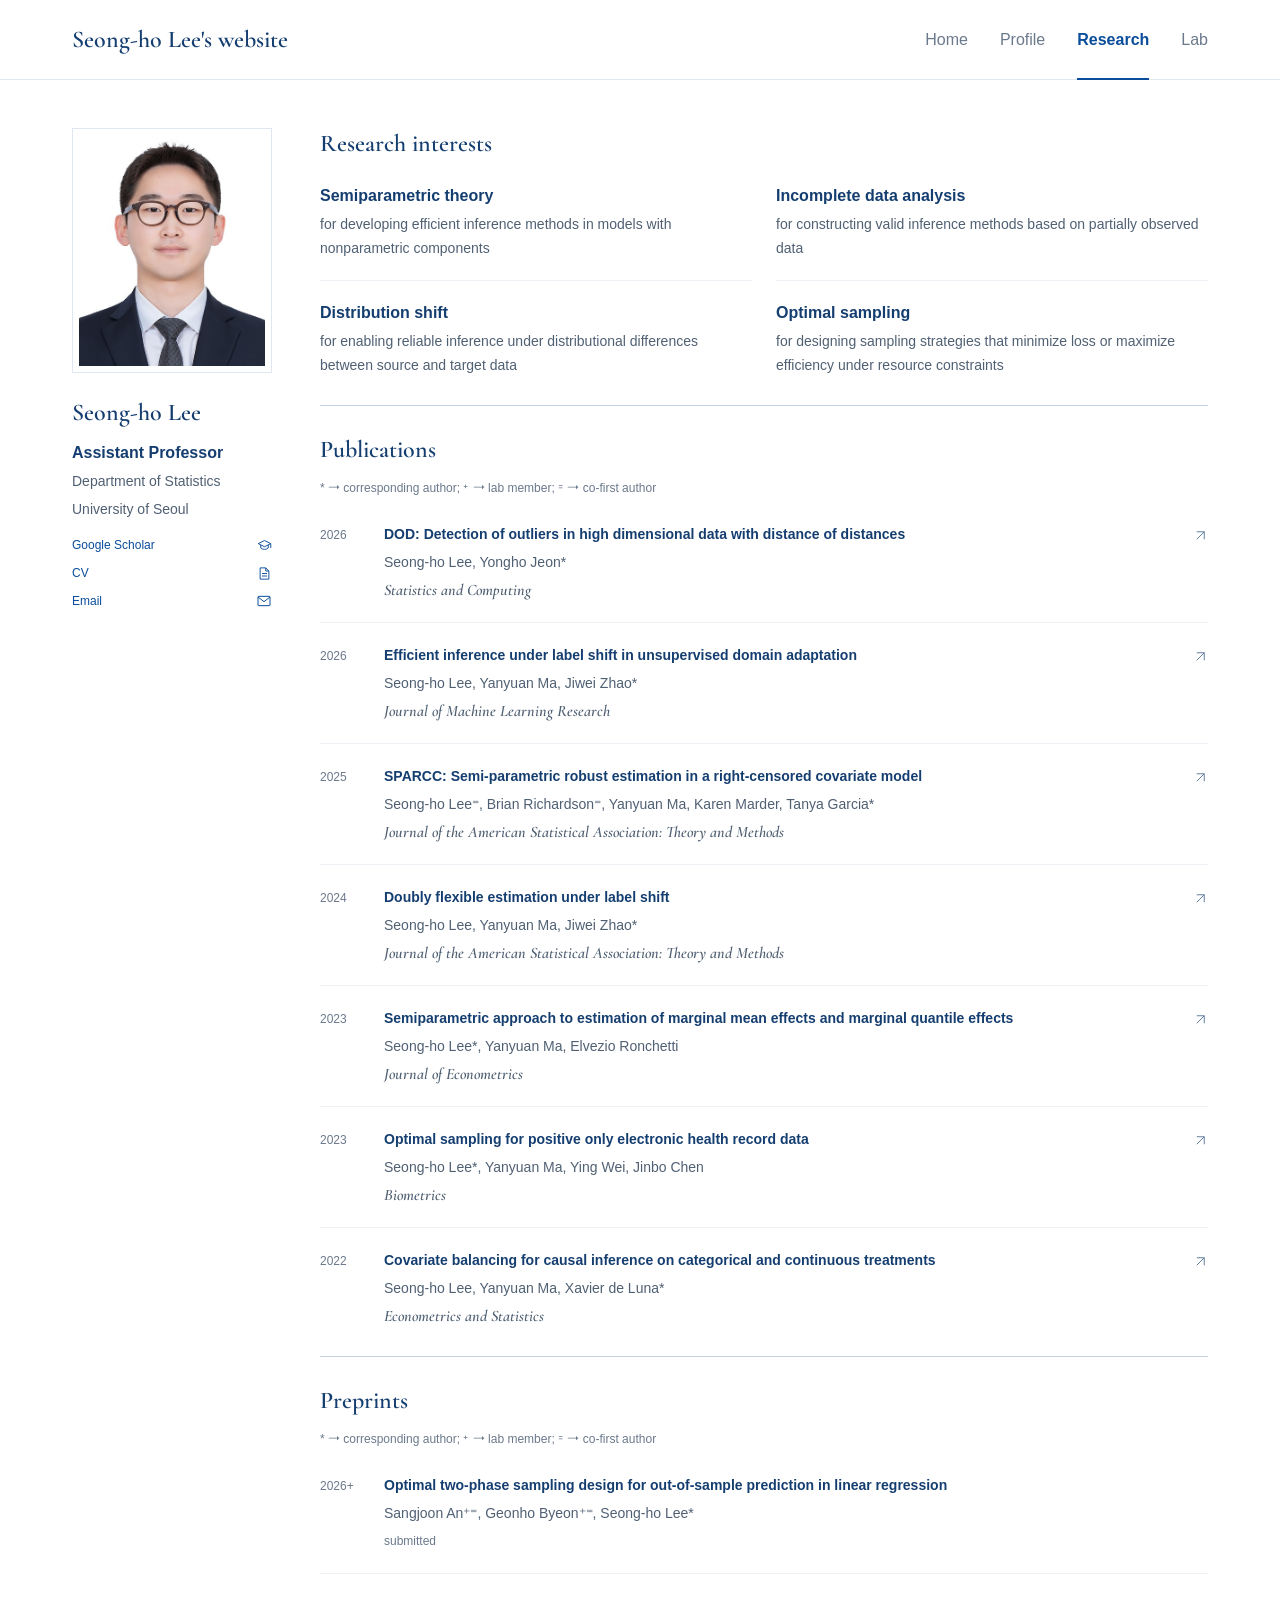
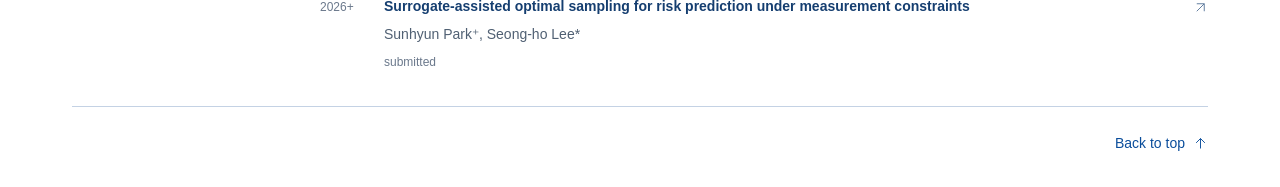
<file: research/index.html>
<!DOCTYPE html><html lang="en"><head><meta charSet="utf-8"/><meta name="viewport" content="width=device-width, initial-scale=1"/><link rel="stylesheet" href="/_next/static/css/index.D-UKqclZ.css" data-rsc-css-href="/_next/static/css/index.D-UKqclZ.css" data-precedence="vite-rsc/importer-resources"/><link rel="modulepreload" fetchPriority="low" href="/_next/static/chunks/index-CCwqpvgX.js"/><script src="/_next/static/chunks/rolldown-runtime-C60lm6uB.js" type="module" async=""></script><script src="/_next/static/chunks/framework-D_rUT4EX.js" type="module" async=""></script><link rel="modulepreload" href="/_next/static/chunks/layout-segment-context-eqH1Foq0.js" crossorigin=""/><link rel="modulepreload" href="/_next/static/chunks/email-link-yxVSHHbJ.js" crossorigin=""/><title>Seong-ho Lee | Research</title><meta name="description" content="Seong-ho Lee, Assistant Professor, Department of Statistics, University of Seoul."/><link rel="shortcut icon" href="/favicon.svg?v=sigma"/><link rel="icon" href="/favicon.svg?v=sigma"/><script>Object.assign(((self[Symbol.for("vinext.navigationRuntime")]??={bootstrap:{routeManifest:null},functions:{}}).bootstrap.rsc??={rsc:[]}),{params:{},nav:{"pathname":"/research","searchParams":[]}})</script><link rel="modulepreload" href="/_next/static/chunks/index-CCwqpvgX.js" />
</head><body class="antialiased"><a class="skip-link" href="#main">Skip to main content</a><header class="site-header" id="top"><div class="header-inner"><a class="wordmark" href="/">Seong-ho Lee&#x27;s website</a><nav aria-label="Main navigation"><a href="/" class="">Home</a><a href="/profile" class="">Profile</a><a href="/research" class="active" aria-current="page">Research</a><a href="/lab" class="">Lab</a></nav></div></header><div class="site-layout"><aside class="profile profile-secondary" aria-label="Seong-ho Lee&#x27;s profile"><div class="portrait-frame"><img class="portrait" src="/images/seongho-lee.jpg" width="198" height="246" alt="Seong-ho Lee" fetchPriority="high"/></div><div class="profile-information"><h2 class="profile-name">Seong-ho Lee</h2><p class="profile-role">Assistant Professor</p><p class="profile-affiliation">Department of Statistics</p><p class="profile-affiliation">University of Seoul</p><div class="profile-links"><a href="http://scholar.google.co.kr/citations?hl=en&amp;user=Eq__vRcAAAAJ&amp;view_op=list_works&amp;sortby=pubdate" target="_blank" rel="noopener noreferrer"><span class="profile-link-label">Google Scholar</span><svg width="15" height="15" viewBox="0 0 24 24" fill="none" stroke="currentColor" stroke-width="1.5" stroke-linejoin="round" aria-hidden="true"><path d="m2 9 10-5 10 5-10 5-10-5Zm4 2v5c4 3 8 3 12 0v-5m4-2v7"></path></svg></a><a href="/cv" target="_blank" rel="noopener noreferrer" aria-label="CV (opens in a new tab)"><span class="profile-link-label">CV</span><svg width="15" height="15" viewBox="0 0 24 24" fill="none" stroke="currentColor" stroke-width="1.5" aria-hidden="true"><path d="M14 3H5v18h14V8zM14 3v5h5M8 12h8M8 16h8"></path></svg></a><button type="button" class="email-link" title="Open your email app"><span class="profile-link-label">Email</span><svg width="16" height="16" viewBox="0 0 24 24" fill="none" stroke="currentColor" stroke-width="1.5" aria-hidden="true"><rect x="3" y="5" width="18" height="14" rx="1"></rect><path d="m3 6 9 7 9-7"></path></svg></button></div></div></aside><main id="main" class="page-content page-research"><header class="page-heading research-heading"><h1>Research interests</h1></header><div class="interests-grid"><section class="interest"><h2>Semiparametric theory</h2><p>for developing efficient inference methods in models with nonparametric components</p></section><section class="interest"><h2>Incomplete data analysis</h2><p>for constructing valid inference methods based on partially observed data</p></section><section class="interest"><h2>Distribution shift</h2><p>for enabling reliable inference under distributional differences between source and target data</p></section><section class="interest"><h2>Optimal sampling</h2><p>for designing sampling strategies that minimize loss or maximize efficiency under resource constraints</p></section></div><section class="publications-section" aria-labelledby="publications-title"><div class="section-heading"><h2 id="publications-title">Publications</h2></div><p class="author-key">* ⭢ corresponding author; ⁺ ⭢ lab member; ⁼ ⭢ co-first author</p><ol class="publication-list"><li class="publication"><span class="publication-year">2026</span><article><h3><a href="https://doi.org/10.1007/s11222-026-11026-0" target="_blank" rel="noopener noreferrer">DOD: Detection of outliers in high dimensional data with distance of distances<svg width="15" height="15" viewBox="0 0 24 24" fill="none" stroke="currentColor" stroke-width="1.5" aria-hidden="true"><path d="M6 18 18 6M6 6h12v12"></path></svg></a></h3><p class="authors">Seong-ho Lee, Yongho Jeon*</p><p class="journal">Statistics and Computing</p></article></li><li class="publication"><span class="publication-year">2026</span><article><h3><a href="https://www.jmlr.org/papers/v27/25-2717.html" target="_blank" rel="noopener noreferrer">Efficient inference under label shift in unsupervised domain adaptation<svg width="15" height="15" viewBox="0 0 24 24" fill="none" stroke="currentColor" stroke-width="1.5" aria-hidden="true"><path d="M6 18 18 6M6 6h12v12"></path></svg></a></h3><p class="authors">Seong-ho Lee, Yanyuan Ma, Jiwei Zhao*</p><p class="journal">Journal of Machine Learning Research</p></article></li><li class="publication"><span class="publication-year">2025</span><article><h3><a href="https://doi.org/10.1080/01621459.2025.2562645" target="_blank" rel="noopener noreferrer">SPARCC: Semi-parametric robust estimation in a right-censored covariate model<svg width="15" height="15" viewBox="0 0 24 24" fill="none" stroke="currentColor" stroke-width="1.5" aria-hidden="true"><path d="M6 18 18 6M6 6h12v12"></path></svg></a></h3><p class="authors">Seong-ho Lee⁼, Brian Richardson⁼, Yanyuan Ma, Karen Marder, Tanya Garcia*</p><p class="journal">Journal of the American Statistical Association: Theory and Methods</p></article></li><li class="publication"><span class="publication-year">2024</span><article><h3><a href="https://doi.org/10.1080/01621459.2024.2321653" target="_blank" rel="noopener noreferrer">Doubly flexible estimation under label shift<svg width="15" height="15" viewBox="0 0 24 24" fill="none" stroke="currentColor" stroke-width="1.5" aria-hidden="true"><path d="M6 18 18 6M6 6h12v12"></path></svg></a></h3><p class="authors">Seong-ho Lee, Yanyuan Ma, Jiwei Zhao*</p><p class="journal">Journal of the American Statistical Association: Theory and Methods</p></article></li><li class="publication"><span class="publication-year">2023</span><article><h3><a href="https://doi.org/10.1016/j.jeconom.2023.05.002" target="_blank" rel="noopener noreferrer">Semiparametric approach to estimation of marginal mean effects and marginal quantile effects<svg width="15" height="15" viewBox="0 0 24 24" fill="none" stroke="currentColor" stroke-width="1.5" aria-hidden="true"><path d="M6 18 18 6M6 6h12v12"></path></svg></a></h3><p class="authors">Seong-ho Lee*, Yanyuan Ma, Elvezio Ronchetti</p><p class="journal">Journal of Econometrics</p></article></li><li class="publication"><span class="publication-year">2023</span><article><h3><a href="https://doi.org/10.1111/biom.13824" target="_blank" rel="noopener noreferrer">Optimal sampling for positive only electronic health record data<svg width="15" height="15" viewBox="0 0 24 24" fill="none" stroke="currentColor" stroke-width="1.5" aria-hidden="true"><path d="M6 18 18 6M6 6h12v12"></path></svg></a></h3><p class="authors">Seong-ho Lee*, Yanyuan Ma, Ying Wei, Jinbo Chen</p><p class="journal">Biometrics</p></article></li><li class="publication"><span class="publication-year">2022</span><article><h3><a href="https://doi.org/10.1016/j.ecosta.2022.01.007" target="_blank" rel="noopener noreferrer">Covariate balancing for causal inference on categorical and continuous treatments<svg width="15" height="15" viewBox="0 0 24 24" fill="none" stroke="currentColor" stroke-width="1.5" aria-hidden="true"><path d="M6 18 18 6M6 6h12v12"></path></svg></a></h3><p class="authors">Seong-ho Lee, Yanyuan Ma, Xavier de Luna*</p><p class="journal">Econometrics and Statistics</p></article></li></ol></section><section class="publications-section" aria-labelledby="preprints-title"><div class="section-heading"><h2 id="preprints-title">Preprints</h2></div><p class="author-key">* ⭢ corresponding author; ⁺ ⭢ lab member; ⁼ ⭢ co-first author</p><ol class="publication-list"><li class="publication"><span class="publication-year">2026+</span><article><h3>Optimal two-phase sampling design for out-of-sample prediction in linear regression</h3><p class="authors">Sangjoon An⁺⁼, Geonho Byeon⁺⁼, Seong-ho Lee*</p><p class="publication-status">submitted</p></article></li><li class="publication"><span class="publication-year">2026+</span><article><h3><a href="https://arxiv.org/abs/2606.03477" target="_blank" rel="noopener noreferrer">Surrogate-assisted optimal sampling for risk prediction under measurement constraints<svg width="15" height="15" viewBox="0 0 24 24" fill="none" stroke="currentColor" stroke-width="1.5" aria-hidden="true"><path d="M6 18 18 6M6 6h12v12"></path></svg></a></h3><p class="authors">Sunhyun Park⁺, Seong-ho Lee*</p><p class="publication-status">submitted</p></article></li></ol></section></main></div><footer class="site-footer"><a href="#top" aria-label="Back to top"><span>Back to top</span><svg width="15" height="15" viewBox="0 0 24 24" fill="none" stroke="currentColor" stroke-width="1.5" aria-hidden="true"><path d="M12 20V4m-7 7 7-7 7 7"></path></svg></a></footer><script type="module" src="/_next/static/chunks/index-CCwqpvgX.js" id="_R_" async=""></script><script>((self[Symbol.for("vinext.navigationRuntime")]??={bootstrap:{routeManifest:null},functions:{}}).bootstrap.rsc??={rsc:[]}).rsc.push("0:{\"page:/research\":\"$L1\",\"layout:/\":\"$L2\",\"route:/research\":\"$L3\",\"__route\":\"route:/research\",\"__interceptionContext\":null,\"__layoutIds\":[\"layout:/\"],\"__rootLayout\":\"/\",\"__bfcacheSegmentIdentities\":{\"layout:/\":\"[\\\"layout\\\",\\\"layout:/\\\",\\\"root-boundary:/\\\",\\\"\\\"]\",\"page:/research\":\"[\\\"page\\\",\\\"page:/research\\\",\\\"root-boundary:/\\\",\\\"[\\\\\\\"research\\\\\\\"]\\\"]\"},\"__srcPage\":[\"research\",\"page\"],\"__layoutFlags\":{\"layout:/\":\"s\"},\"__artifactCompatibility\":{\"schemaVersion\":1,\"graphVersion\":\"app-route-graph:45dbbca8f447e47d\",\"deploymentVersion\":\"dda39321-4571-4b0a-9a9e-e1b45f0fb8eb\",\"appElementsSchemaVersion\":1,\"rscPayloadSchemaVersion\":1,\"rootBoundaryId\":\"/\",\"renderEpoch\":null}}\n")</script><script>((self[Symbol.for("vinext.navigationRuntime")]??={bootstrap:{routeManifest:null},functions:{}}).bootstrap.rsc??={rsc:[]}).rsc.push("4:I[\"8c0f216c4604\",[],\"Children\",1]\n")</script><script>((self[Symbol.for("vinext.navigationRuntime")]??={bootstrap:{routeManifest:null},functions:{}}).bootstrap.rsc??={rsc:[]}).rsc.push("5:I[\"593f344dc510\",[],\"GlobalErrorBoundary\",1]\n")</script><script>((self[Symbol.for("vinext.navigationRuntime")]??={bootstrap:{routeManifest:null},functions:{}}).bootstrap.rsc??={rsc:[]}).rsc.push("6:I[\"0b874ad30386\",[],\"default\",1]\n")</script><script>((self[Symbol.for("vinext.navigationRuntime")]??={bootstrap:{routeManifest:null},functions:{}}).bootstrap.rsc??={rsc:[]}).rsc.push("7:I[\"593f344dc510\",[],\"ErrorBoundary\",1]\n")</script><script>((self[Symbol.for("vinext.navigationRuntime")]??={bootstrap:{routeManifest:null},functions:{}}).bootstrap.rsc??={rsc:[]}).rsc.push("8:I[\"15c18cfaeeff\",[],\"LayoutSegmentProvider\",1]\n")</script><script>((self[Symbol.for("vinext.navigationRuntime")]??={bootstrap:{routeManifest:null},functions:{}}).bootstrap.rsc??={rsc:[]}).rsc.push("9:I[\"8c0f216c4604\",[],\"Slot\",1]\n")</script><script>((self[Symbol.for("vinext.navigationRuntime")]??={bootstrap:{routeManifest:null},functions:{}}).bootstrap.rsc??={rsc:[]}).rsc.push("a:I[\"593f344dc510\",[],\"NotFoundBoundary\",1]\n")</script><script>((self[Symbol.for("vinext.navigationRuntime")]??={bootstrap:{routeManifest:null},functions:{}}).bootstrap.rsc??={rsc:[]}).rsc.push("b:I[\"9276801271d6\",[],\"AppRouterScrollTarget\",1]\n")</script><script>((self[Symbol.for("vinext.navigationRuntime")]??={bootstrap:{routeManifest:null},functions:{}}).bootstrap.rsc??={rsc:[]}).rsc.push("c:I[\"593f344dc510\",[],\"RedirectBoundary\",1]\n")</script><script>((self[Symbol.for("vinext.navigationRuntime")]??={bootstrap:{routeManifest:null},functions:{}}).bootstrap.rsc??={rsc:[]}).rsc.push(":HL[\"/_next/static/css/index.D-UKqclZ.css\",\"style\"     ]\n")</script><script>((self[Symbol.for("vinext.navigationRuntime")]??={bootstrap:{routeManifest:null},functions:{}}).bootstrap.rsc??={rsc:[]}).rsc.push("2:[[[\"$\",\"link\",\"css:/_next/static/css/index.D-UKqclZ.css\",{\"rel\":\"stylesheet\",\"precedence\":\"vite-rsc/importer-resources\",\"href\":\"/_next/static/css/index.D-UKqclZ.css\",\"data-rsc-css-href\":\"/_next/static/css/index.D-UKqclZ.css\"}],\"$undefined\"],[\"$\",\"html\",null,{\"lang\":\"en\",\"children\":[\"$\",\"body\",null,{\"className\":\"antialiased\",\"children\":[\"$\",\"$L4\",null,{}]}]}]]\n")</script><script>((self[Symbol.for("vinext.navigationRuntime")]??={bootstrap:{routeManifest:null},functions:{}}).bootstrap.rsc??={rsc:[]}).rsc.push("3:[[[\"$\",\"meta\",null,{\"charSet\":\"utf-8\"}],[[\"$\",\"title\",\"0\",{\"children\":\"Seong-ho Lee | Research\"}],[\"$\",\"meta\",\"1\",{\"name\":\"description\",\"content\":\"Seong-ho Lee, Assistant Professor, Department of Statistics, University of Seoul.\"}],[\"$\",\"link\",\"2\",{\"data-vinext-streamed-icon\":\"$undefined\",\"rel\":\"shortcut icon\",\"href\":\"/favicon.svg?v=sigma\",\"type\":\"$undefined\",\"sizes\":\"$undefined\",\"color\":\"$undefined\",\"media\":\"$undefined\",\"fetchPriority\":\"$undefined\"}],[\"$\",\"link\",\"3\",{\"data-vinext-streamed-icon\":\"$undefined\",\"rel\":\"icon\",\"href\":\"/favicon.svg?v=sigma\",\"type\":\"$undefined\",\"sizes\":\"$undefined\",\"color\":\"$undefined\",\"media\":\"$undefined\",\"fetchPriority\":\"$undefined\"}]],[[\"$\",\"meta\",\"0\",{\"name\":\"viewport\",\"content\":\"width=device-width, initial-scale=1\"}]]],[\"$\",\"$L5\",null,{\"fallback\":\"$6\",\"children\":[\"$\",\"$L7\",null,{\"fallback\":\"$6\",\"children\":[\"$\",\"$L8\",null,{\"providerId\":\"layout:/\",\"segmentMap\":{\"children\":[\"research\"]},\"children\":[\"$\",\"$L9\",null,{\"id\":\"layout:/\",\"parallelSlots\":\"$undefined\",\"children\":[\"$\",\"$La\",null,{\"resetKey\":\"research\",\"fallback\":[[\"$\",\"title\",null,{\"children\":\"404: This page could not be found.\"}],[\"$\",\"div\",null,{\"style\":{\"fontFamily\":\"system-ui,\\\"Segoe UI\\\",Roboto,Helvetica,Arial,sans-serif,\\\"Apple Color Emoji\\\",\\\"Segoe UI Emoji\\\"\",\"height\":\"100vh\",\"textAlign\":\"center\",\"display\":\"flex\",\"flexDirection\":\"column\",\"alignItems\":\"center\",\"justifyContent\":\"center\"},\"children\":[\"$\",\"div\",null,{\"children\":[[\"$\",\"style\",null,{\"dangerouslySetInnerHTML\":{\"__html\":\"body{color:#000;background:#fff;margin:0}.next-error-h1{border-right:1px solid rgba(0,0,0,.3)}@media (prefers-color-scheme:dark){body{color:#fff;background:#000}.next-error-h1{border-right:1px solid rgba(255,255,255,.3)}}\"}}],[\"$\",\"h1\",null,{\"className\":\"next-error-h1\",\"style\":{\"display\":\"inline-block\",\"margin\":\"0 20px 0 0\",\"padding\":\"0 23px 0 0\",\"fontSize\":24,\"fontWeight\":500,\"verticalAlign\":\"top\",\"lineHeight\":\"49px\"},\"children\":404}],[\"$\",\"div\",null,{\"style\":{\"display\":\"inline-block\"},\"children\":[\"$\",\"h2\",null,{\"style\":{\"fontSize\":14,\"fontWeight\":400,\"lineHeight\":\"49px\",\"margin\":0},\"children\":\"This page could not be found.\"}]}]]}]}]],\"children\":[\"$\",\"$Lb\",null,{\"children\":[\"$\",\"$Lc\",null,{\"children\":[[\"$\",\"$L8\",null,{\"providerId\":\"page:/research\",\"segmentMap\":{\"children\":[\"__PAGE__\"]},\"children\":[\"$\",\"$L9\",null,{\"id\":\"page:/research\"}]}],null]}]}]}]}]}]}]}],null,null]\n")</script><script>((self[Symbol.for("vinext.navigationRuntime")]??={bootstrap:{routeManifest:null},functions:{}}).bootstrap.rsc??={rsc:[]}).rsc.push("d:I[\"89899c78f2d0\",[],\"default\",1]\n")</script><script>((self[Symbol.for("vinext.navigationRuntime")]??={bootstrap:{routeManifest:null},functions:{}}).bootstrap.rsc??={rsc:[]}).rsc.push(":HL[\"/images/seongho-lee.jpg\",\"image\",{\"fetchPriority\":\"high\"}]\n")</script><script>((self[Symbol.for("vinext.navigationRuntime")]??={bootstrap:{routeManifest:null},functions:{}}).bootstrap.rsc??={rsc:[]}).rsc.push("1:[[\"$\",\"a\",null,{\"className\":\"skip-link\",\"href\":\"#main\",\"children\":\"Skip to main content\"}],[\"$\",\"header\",null,{\"className\":\"site-header\",\"id\":\"top\",\"children\":[\"$\",\"div\",null,{\"className\":\"header-inner\",\"children\":[[\"$\",\"a\",null,{\"className\":\"wordmark\",\"href\":\"/\",\"children\":\"Seong-ho Lee's website\"}],[\"$\",\"nav\",null,{\"aria-label\":\"Main navigation\",\"children\":[[\"$\",\"a\",\"home\",{\"href\":\"/\",\"className\":\"\",\"aria-current\":\"$undefined\",\"children\":\"Home\"}],[\"$\",\"a\",\"profile\",{\"href\":\"/profile\",\"className\":\"\",\"aria-current\":\"$undefined\",\"children\":\"Profile\"}],[\"$\",\"a\",\"research\",{\"href\":\"/research\",\"className\":\"active\",\"aria-current\":\"page\",\"children\":\"Research\"}],[\"$\",\"a\",\"lab\",{\"href\":\"/lab\",\"className\":\"\",\"aria-current\":\"$undefined\",\"children\":\"Lab\"}]]}]]}]}],[\"$\",\"div\",null,{\"className\":\"site-layout\",\"children\":[[\"$\",\"aside\",null,{\"className\":\"profile profile-secondary\",\"aria-label\":\"Seong-ho Lee's profile\",\"children\":[[\"$\",\"div\",null,{\"className\":\"portrait-frame\",\"children\":[\"$\",\"img\",null,{\"className\":\"portrait\",\"src\":\"/images/seongho-lee.jpg\",\"width\":\"198\",\"height\":\"246\",\"alt\":\"Seong-ho Lee\",\"fetchPriority\":\"high\"}]}],[\"$\",\"div\",null,{\"className\":\"profile-information\",\"children\":[[\"$\",\"h2\",null,{\"className\":\"profile-name\",\"children\":\"Seong-ho Lee\"}],[\"$\",\"p\",null,{\"className\":\"profile-role\",\"children\":\"Assistant Professor\"}],[\"$\",\"p\",null,{\"className\":\"profile-affiliation\",\"children\":\"Department of Statistics\"}],[\"$\",\"p\",null,{\"className\":\"profile-affiliation\",\"children\":\"University of Seoul\"}],[\"$\",\"div\",null,{\"className\":\"profile-links\",\"children\":[[\"$\",\"a\",null,{\"href\":\"http://scholar.google.co.kr/citations?hl=en&user=Eq__vRcAAAAJ&view_op=list_works&sortby=pubdate\",\"target\":\"_blank\",\"rel\":\"noopener noreferrer\",\"children\":[[\"$\",\"span\",null,{\"className\":\"profile-link-label\",\"children\":\"Google Scholar\"}],[\"$\",\"svg\",null,{\"width\":\"15\",\"height\":\"15\",\"viewBox\":\"0 0 24 24\",\"fill\":\"none\",\"stroke\":\"currentColor\",\"strokeWidth\":\"1.5\",\"strokeLinejoin\":\"round\",\"aria-hidden\":\"true\",\"children\":[\"$\",\"path\",null,{\"d\":\"m2 9 10-5 10 5-10 5-10-5Zm4 2v5c4 3 8 3 12 0v-5m4-2v7\"}]}]]}],[\"$\",\"a\",null,{\"href\":\"/cv\",\"target\":\"_blank\",\"rel\":\"noopener noreferrer\",\"aria-label\":\"CV (opens in a new tab)\",\"children\":[[\"$\",\"span\",null,{\"className\":\"profile-link-label\",\"children\":\"CV\"}],[\"$\",\"svg\",null,{\"width\":\"15\",\"height\":\"15\",\"viewBox\":\"0 0 24 24\",\"fill\":\"none\",\"stroke\":\"currentColor\",\"strokeWidth\":\"1.5\",\"aria-hidden\":\"true\",\"children\":[\"$\",\"path\",null,{\"d\":\"M14 3H5v18h14V8zM14 3v5h5M8 12h8M8 16h8\"}]}]]}],[\"$\",\"$Ld\",null,{}]]}]]}]]}],[\"$\",\"main\",null,{\"id\":\"main\",\"className\":\"page-content page-research\",\"children\":[[\"$\",\"header\",null,{\"className\":\"page-heading research-heading\",\"children\":[\"$\",\"h1\",null,{\"children\":\"Research interests\"}]}],[\"$\",\"div\",null,{\"className\":\"interests-grid\",\"children\":[[\"$\",\"section\",\"Semiparametric theory\",{\"className\":\"interest\",\"children\":[[\"$\",\"h2\",null,{\"children\":\"Semiparametric theory\"}],[\"$\",\"p\",null,{\"children\":\"for developing efficient inference methods in models with nonparametric components\"}]]}],[\"$\",\"section\",\"Incomplete data analysis\",{\"className\":\"interest\",\"children\":[[\"$\",\"h2\",null,{\"children\":\"Incomplete data analysis\"}],[\"$\",\"p\",null,{\"children\":\"for constructing valid inference methods based on partially observed data\"}]]}],[\"$\",\"section\",\"Distribution shift\",{\"className\":\"interest\",\"children\":[[\"$\",\"h2\",null,{\"children\":\"Distribution shift\"}],[\"$\",\"p\",null,{\"children\":\"for enabling reliable inference under distributional differences between source and target data\"}]]}],[\"$\",\"section\",\"Optimal sampling\",{\"className\":\"interest\",\"children\":[[\"$\",\"h2\",null,{\"children\":\"Optimal sampling\"}],[\"$\",\"p\",null,{\"children\":\"for designing sampling strategies that minimize loss or maximize efficiency under resource constraints\"}]]}]]}],[\"$\",\"section\",null,{\"className\":\"publications-section\",\"aria-labelledby\":\"publications-title\",\"children\":[[\"$\",\"div\",null,{\"className\":\"section-heading\",\"children\":[\"$\",\"h2\",null,{\"id\":\"publications-title\",\"children\":\"Publications\"}]}],[\"$\",\"p\",null,{\"className\":\"author-key\",\"children\":\"* ⭢ corresponding author; ⁺ ⭢ lab member; ⁼ ⭢ co-first author\"}],[\"$\",\"ol\",null,{\"className\":\"publication-list\",\"children\":[\"$L11\",\"$L12\",\"$L13\",\"$L14\",\"$L15\",\"$L16\",\"$L17\"]}]]}],[\"$\",\"section\",null,{\"className\":\"publications-section\",\"aria-labelledby\":\"preprints-title\",\"children\":[[\"$\",\"div\",null,{\"className\":\"section-heading\",\"children\":[\"$\",\"h2\",null,{\"id\":\"preprints-title\",\"children\":\"Preprints\"}]}],[\"$\",\"p\",null,{\"className\":\"author-key\",\"children\":\"* ⭢ corresponding author; ⁺ ⭢ lab member; ⁼ ⭢ co-first author\"}],[\"$\",\"ol\",null,{\"className\":\"publication-list\",\"children\":[[\"$\",\"li\",\"Optimal two-phase sampling design for out-of-sample prediction in linear regression\",{\"className\":\"publication\",\"children\":[[\"$\",\"span\",null,{\"className\":\"publication-year\",\"children\":\"2026+\"}],[\"$\",\"article\",null,{\"children\":[[\"$\",\"h3\",null,{\"children\":\"Optimal two-phase sampling design for out-of-sample prediction in linear regression\"}],[\"$\",\"p\",null,{\"className\":\"authors\",\"children\":\"Sangjoon An⁺⁼, Geonho Byeon⁺⁼, Seong-ho Lee*\"}],[\"$\",\"p\",null,{\"className\":\"publication-status\",\"children\":\"submitted\"}]]}]]}],[\"$\",\"li\",\"Surrogate-assisted optimal sampling for risk prediction under measurement constraints\",{\"className\":\"publication\",\"children\":[[\"$\",\"span\",null,{\"className\":\"publication-year\",\"children\":\"2026+\"}],[\"$\",\"article\",null,{\"children\":[[\"$\",\"h3\",null,{\"children\":[\"$\",\"a\",null,{\"href\":\"https://arxiv.org/abs/2606.03477\",\"target\":\"_blank\",\"rel\":\"noopener noreferrer\",\"children\":[\"Surrogate-assisted optimal sampling for risk prediction under measurement constraints\",\"$Le\"]}]}],\"$Lf\",\"$L10\"]}]]}]]}]]}]]}]]}],\"$L18\"]\n")</script><script>((self[Symbol.for("vinext.navigationRuntime")]??={bootstrap:{routeManifest:null},functions:{}}).bootstrap.rsc??={rsc:[]}).rsc.push("e:[\"$\",\"svg\",null,{\"width\":\"15\",\"height\":\"15\",\"viewBox\":\"0 0 24 24\",\"fill\":\"none\",\"stroke\":\"currentColor\",\"strokeWidth\":\"1.5\",\"aria-hidden\":\"true\",\"children\":[\"$\",\"path\",null,{\"d\":\"M6 18 18 6M6 6h12v12\"}]}]\n")</script><script>((self[Symbol.for("vinext.navigationRuntime")]??={bootstrap:{routeManifest:null},functions:{}}).bootstrap.rsc??={rsc:[]}).rsc.push("f:[\"$\",\"p\",null,{\"className\":\"authors\",\"children\":\"Sunhyun Park⁺, Seong-ho Lee*\"}]\n")</script><script>((self[Symbol.for("vinext.navigationRuntime")]??={bootstrap:{routeManifest:null},functions:{}}).bootstrap.rsc??={rsc:[]}).rsc.push("10:[\"$\",\"p\",null,{\"className\":\"publication-status\",\"children\":\"submitted\"}]\n")</script><script>((self[Symbol.for("vinext.navigationRuntime")]??={bootstrap:{routeManifest:null},functions:{}}).bootstrap.rsc??={rsc:[]}).rsc.push("11:[\"$\",\"li\",\"DOD: Detection of outliers in high dimensional data with distance of distances\",{\"className\":\"publication\",\"children\":[[\"$\",\"span\",null,{\"className\":\"publication-year\",\"children\":\"2026\"}],[\"$\",\"article\",null,{\"children\":[[\"$\",\"h3\",null,{\"children\":[\"$\",\"a\",null,{\"href\":\"https://doi.org/10.1007/s11222-026-11026-0\",\"target\":\"_blank\",\"rel\":\"noopener noreferrer\",\"children\":[\"DOD: Detection of outliers in high dimensional data with distance of distances\",[\"$\",\"svg\",null,{\"width\":\"15\",\"height\":\"15\",\"viewBox\":\"0 0 24 24\",\"fill\":\"none\",\"stroke\":\"currentColor\",\"strokeWidth\":\"1.5\",\"aria-hidden\":\"true\",\"children\":[\"$\",\"path\",null,{\"d\":\"M6 18 18 6M6 6h12v12\"}]}]]}]}],[\"$\",\"p\",null,{\"className\":\"authors\",\"children\":\"Seong-ho Lee, Yongho Jeon*\"}],[\"$\",\"p\",null,{\"className\":\"journal\",\"children\":\"Statistics and Computing\"}]]}]]}]\n")</script><script>((self[Symbol.for("vinext.navigationRuntime")]??={bootstrap:{routeManifest:null},functions:{}}).bootstrap.rsc??={rsc:[]}).rsc.push("12:[\"$\",\"li\",\"Efficient inference under label shift in unsupervised domain adaptation\",{\"className\":\"publication\",\"children\":[[\"$\",\"span\",null,{\"className\":\"publication-year\",\"children\":\"2026\"}],[\"$\",\"article\",null,{\"children\":[[\"$\",\"h3\",null,{\"children\":[\"$\",\"a\",null,{\"href\":\"https://www.jmlr.org/papers/v27/25-2717.html\",\"target\":\"_blank\",\"rel\":\"noopener noreferrer\",\"children\":[\"Efficient inference under label shift in unsupervised domain adaptation\",[\"$\",\"svg\",null,{\"width\":\"15\",\"height\":\"15\",\"viewBox\":\"0 0 24 24\",\"fill\":\"none\",\"stroke\":\"currentColor\",\"strokeWidth\":\"1.5\",\"aria-hidden\":\"true\",\"children\":[\"$\",\"path\",null,{\"d\":\"M6 18 18 6M6 6h12v12\"}]}]]}]}],[\"$\",\"p\",null,{\"className\":\"authors\",\"children\":\"Seong-ho Lee, Yanyuan Ma, Jiwei Zhao*\"}],[\"$\",\"p\",null,{\"className\":\"journal\",\"children\":\"Journal of Machine Learning Research\"}]]}]]}]\n")</script><script>((self[Symbol.for("vinext.navigationRuntime")]??={bootstrap:{routeManifest:null},functions:{}}).bootstrap.rsc??={rsc:[]}).rsc.push("13:[\"$\",\"li\",\"SPARCC: Semi-parametric robust estimation in a right-censored covariate model\",{\"className\":\"publication\",\"children\":[[\"$\",\"span\",null,{\"className\":\"publication-year\",\"children\":\"2025\"}],[\"$\",\"article\",null,{\"children\":[[\"$\",\"h3\",null,{\"children\":[\"$\",\"a\",null,{\"href\":\"https://doi.org/10.1080/01621459.2025.2562645\",\"target\":\"_blank\",\"rel\":\"noopener noreferrer\",\"children\":[\"SPARCC: Semi-parametric robust estimation in a right-censored covariate model\",[\"$\",\"svg\",null,{\"width\":\"15\",\"height\":\"15\",\"viewBox\":\"0 0 24 24\",\"fill\":\"none\",\"stroke\":\"currentColor\",\"strokeWidth\":\"1.5\",\"aria-hidden\":\"true\",\"children\":[\"$\",\"path\",null,{\"d\":\"M6 18 18 6M6 6h12v12\"}]}]]}]}],[\"$\",\"p\",null,{\"className\":\"authors\",\"children\":\"Seong-ho Lee⁼, Brian Richardson⁼, Yanyuan Ma, Karen Marder, Tanya Garcia*\"}],[\"$\",\"p\",null,{\"className\":\"journal\",\"children\":\"Journal of the American Statistical Association: Theory and Methods\"}]]}]]}]\n")</script><script>((self[Symbol.for("vinext.navigationRuntime")]??={bootstrap:{routeManifest:null},functions:{}}).bootstrap.rsc??={rsc:[]}).rsc.push("14:[\"$\",\"li\",\"Doubly flexible estimation under label shift\",{\"className\":\"publication\",\"children\":[[\"$\",\"span\",null,{\"className\":\"publication-year\",\"children\":\"2024\"}],[\"$\",\"article\",null,{\"children\":[[\"$\",\"h3\",null,{\"children\":[\"$\",\"a\",null,{\"href\":\"https://doi.org/10.1080/01621459.2024.2321653\",\"target\":\"_blank\",\"rel\":\"noopener noreferrer\",\"children\":[\"Doubly flexible estimation under label shift\",[\"$\",\"svg\",null,{\"width\":\"15\",\"height\":\"15\",\"viewBox\":\"0 0 24 24\",\"fill\":\"none\",\"stroke\":\"currentColor\",\"strokeWidth\":\"1.5\",\"aria-hidden\":\"true\",\"children\":[\"$\",\"path\",null,{\"d\":\"M6 18 18 6M6 6h12v12\"}]}]]}]}],[\"$\",\"p\",null,{\"className\":\"authors\",\"children\":\"Seong-ho Lee, Yanyuan Ma, Jiwei Zhao*\"}],[\"$\",\"p\",null,{\"className\":\"journal\",\"children\":\"Journal of the American Statistical Association: Theory and Methods\"}]]}]]}]\n")</script><script>((self[Symbol.for("vinext.navigationRuntime")]??={bootstrap:{routeManifest:null},functions:{}}).bootstrap.rsc??={rsc:[]}).rsc.push("15:[\"$\",\"li\",\"Semiparametric approach to estimation of marginal mean effects and marginal quantile effects\",{\"className\":\"publication\",\"children\":[[\"$\",\"span\",null,{\"className\":\"publication-year\",\"children\":\"2023\"}],[\"$\",\"article\",null,{\"children\":[[\"$\",\"h3\",null,{\"children\":[\"$\",\"a\",null,{\"href\":\"https://doi.org/10.1016/j.jeconom.2023.05.002\",\"target\":\"_blank\",\"rel\":\"noopener noreferrer\",\"children\":[\"Semiparametric approach to estimation of marginal mean effects and marginal quantile effects\",[\"$\",\"svg\",null,{\"width\":\"15\",\"height\":\"15\",\"viewBox\":\"0 0 24 24\",\"fill\":\"none\",\"stroke\":\"currentColor\",\"strokeWidth\":\"1.5\",\"aria-hidden\":\"true\",\"children\":[\"$\",\"path\",null,{\"d\":\"M6 18 18 6M6 6h12v12\"}]}]]}]}],[\"$\",\"p\",null,{\"className\":\"authors\",\"children\":\"Seong-ho Lee*, Yanyuan Ma, Elvezio Ronchetti\"}],[\"$\",\"p\",null,{\"className\":\"journal\",\"children\":\"Journal of Econometrics\"}]]}]]}]\n")</script><script>((self[Symbol.for("vinext.navigationRuntime")]??={bootstrap:{routeManifest:null},functions:{}}).bootstrap.rsc??={rsc:[]}).rsc.push("16:[\"$\",\"li\",\"Optimal sampling for positive only electronic health record data\",{\"className\":\"publication\",\"children\":[[\"$\",\"span\",null,{\"className\":\"publication-year\",\"children\":\"2023\"}],[\"$\",\"article\",null,{\"children\":[[\"$\",\"h3\",null,{\"children\":[\"$\",\"a\",null,{\"href\":\"https://doi.org/10.1111/biom.13824\",\"target\":\"_blank\",\"rel\":\"noopener noreferrer\",\"children\":[\"Optimal sampling for positive only electronic health record data\",[\"$\",\"svg\",null,{\"width\":\"15\",\"height\":\"15\",\"viewBox\":\"0 0 24 24\",\"fill\":\"none\",\"stroke\":\"currentColor\",\"strokeWidth\":\"1.5\",\"aria-hidden\":\"true\",\"children\":[\"$\",\"path\",null,{\"d\":\"M6 18 18 6M6 6h12v12\"}]}]]}]}],[\"$\",\"p\",null,{\"className\":\"authors\",\"children\":\"Seong-ho Lee*, Yanyuan Ma, Ying Wei, Jinbo Chen\"}],[\"$\",\"p\",null,{\"className\":\"journal\",\"children\":\"Biometrics\"}]]}]]}]\n")</script><script>((self[Symbol.for("vinext.navigationRuntime")]??={bootstrap:{routeManifest:null},functions:{}}).bootstrap.rsc??={rsc:[]}).rsc.push("17:[\"$\",\"li\",\"Covariate balancing for causal inference on categorical and continuous treatments\",{\"className\":\"publication\",\"children\":[[\"$\",\"span\",null,{\"className\":\"publication-year\",\"children\":\"2022\"}],[\"$\",\"article\",null,{\"children\":[[\"$\",\"h3\",null,{\"children\":[\"$\",\"a\",null,{\"href\":\"https://doi.org/10.1016/j.ecosta.2022.01.007\",\"target\":\"_blank\",\"rel\":\"noopener noreferrer\",\"children\":[\"Covariate balancing for causal inference on categorical and continuous treatments\",[\"$\",\"svg\",null,{\"width\":\"15\",\"height\":\"15\",\"viewBox\":\"0 0 24 24\",\"fill\":\"none\",\"stroke\":\"currentColor\",\"strokeWidth\":\"1.5\",\"aria-hidden\":\"true\",\"children\":[\"$\",\"path\",null,{\"d\":\"M6 18 18 6M6 6h12v12\"}]}]]}]}],[\"$\",\"p\",null,{\"className\":\"authors\",\"children\":\"Seong-ho Lee, Yanyuan Ma, Xavier de Luna*\"}],[\"$\",\"p\",null,{\"className\":\"journal\",\"children\":\"Econometrics and Statistics\"}]]}]]}]\n")</script><script>((self[Symbol.for("vinext.navigationRuntime")]??={bootstrap:{routeManifest:null},functions:{}}).bootstrap.rsc??={rsc:[]}).rsc.push("18:[\"$\",\"footer\",null,{\"className\":\"site-footer\",\"children\":[\"$\",\"a\",null,{\"href\":\"#top\",\"aria-label\":\"Back to top\",\"children\":[[\"$\",\"span\",null,{\"children\":\"Back to top\"}],[\"$\",\"svg\",null,{\"width\":\"15\",\"height\":\"15\",\"viewBox\":\"0 0 24 24\",\"fill\":\"none\",\"stroke\":\"currentColor\",\"strokeWidth\":\"1.5\",\"aria-hidden\":\"true\",\"children\":[\"$\",\"path\",null,{\"d\":\"M12 20V4m-7 7 7-7 7 7\"}]}]]}]}]\n")</script><script>Object.assign(((self[Symbol.for("vinext.navigationRuntime")]??={bootstrap:{routeManifest:null},functions:{}}).bootstrap.rsc??={rsc:[]}),{"initialCacheKind":"static"});((self[Symbol.for("vinext.navigationRuntime")]??={bootstrap:{routeManifest:null},functions:{}}).bootstrap.rsc??={rsc:[]}).done=true</script></body></html>
</file>
<file: _next/static/css/page.DvAFw0PP.css>
.cv-page{--cv-text-name:var(--text-title);--cv-text-section:var(--text-section);--cv-text-item:var(--text-item);--cv-text-body:var(--text-body);--cv-text-meta:var(--text-meta);--cv-text-journal:var(--text-item);--cv-line-name:var(--line-title);--cv-line-section:var(--line-section);--cv-line-body:var(--line-body);--cv-space-detail:4px;--cv-space-name:12px;--cv-space-heading:16px;--cv-space-entry:16px;--cv-space-section:20px;--cv-space-header:24px;--cv-rule:1px solid #c4d2e4;padding:24px var(--page-gutter) 48px}.cv-toolbar,.cv-document{max-width:840px;margin:0 auto}.cv-toolbar{justify-content:flex-end;align-items:center;margin-bottom:32px;font-size:12px;line-height:20px;display:flex}.cv-toolbar button{border:1px solid var(--blue);background:var(--blue);color:#fff;font:inherit;cursor:pointer;border-radius:2px;padding:8px 16px}.cv-toolbar button:hover{background:var(--navy)}.cv-toolbar button:disabled{opacity:.65;cursor:wait}.cv-document{font-size:var(--cv-text-body);line-height:var(--cv-line-body)}.cv-header{padding-bottom:var(--cv-space-header)}.cv-header h1{font-size:var(--cv-text-name);line-height:var(--cv-line-name);margin-bottom:var(--cv-space-name)}.cv-role,.cv-document h3{font:600 var(--cv-text-item)/var(--cv-line-body) var(--sans);color:var(--navy)}.cv-section{padding:var(--cv-space-section) 0;border-top:var(--cv-rule)}.cv-section:last-child{padding-bottom:0}.cv-section>h2{font:600 var(--cv-text-section)/var(--cv-line-section) var(--serif);color:var(--navy);margin-bottom:var(--cv-space-heading)}.cv-entry{grid-template-columns:var(--date-width) minmax(0, 1fr);gap:var(--space-inline);align-items:baseline;display:grid}.cv-entry+.cv-entry{margin-top:var(--cv-space-entry)}.cv-date,.cv-secondary,.cv-author-key{font-size:var(--cv-text-meta);line-height:var(--cv-line-body);color:var(--muted)}.cv-date{font-variant-numeric:tabular-nums}.cv-entry-body>*+*,.cv-interest p,.cv-header>p+p{margin-top:var(--cv-space-detail)}.cv-entry-body h3 a{color:inherit}.cv-document a:hover{text-underline-offset:4px;text-decoration:underline}.cv-interests{gap:var(--cv-space-entry);display:grid}.cv-author-key{margin-bottom:var(--cv-space-heading)}.cv-publications{margin:0;padding:0;list-style:none}.cv-publication{grid-template-columns:var(--year-width) minmax(0, 1fr)}.cv-publication h3{font-size:var(--cv-text-body)}.cv-journal{font:italic 600 var(--cv-text-journal)/var(--cv-line-body) var(--serif)}@media screen and (max-width:560px){.cv-page{padding-top:16px;padding-bottom:32px}.cv-entry:not(.cv-publication){gap:var(--cv-space-detail);grid-template-columns:minmax(0,1fr)}.cv-entry:not(.cv-publication) .cv-date{order:1}.cv-toolbar{margin-bottom:24px}}@page curriculum-vitae{size:A4;margin:16mm 18mm;@top-right{content:"Seong-ho Lee | CV";font-family:Arial,sans-serif;font-size:8pt;font-weight:400;color:#506073;text-align:right;vertical-align:middle}@bottom-right{content:"Page " counter(page) " of " counter(pages);font-family:Arial,sans-serif;font-size:8pt;font-weight:400;color:#506073;text-align:right;vertical-align:middle}}@media print{.cv-page{--cv-text-name:18pt;--cv-text-section:16pt;--cv-text-item:var(--cv-text-body);--cv-text-body:10pt;--cv-text-meta:8pt;--cv-text-journal:var(--cv-text-body);--cv-line-name:24pt;--cv-line-section:20pt;--cv-line-body:14pt;--cv-space-detail:2pt;--cv-space-name:6pt;--cv-space-heading:8pt;--cv-space-entry:10pt;--cv-space-section:12pt;--cv-space-header:12pt;--cv-rule:.6pt solid #aeb9c8;page:curriculum-vitae;color:#222;padding:0}.cv-toolbar{display:none}.cv-document{max-width:none;margin:0}.cv-header,.cv-entry,.cv-interest{break-inside:avoid}.cv-section>h2,.cv-author-key{break-after:avoid}.cv-entry{grid-template-columns:84pt minmax(0,1fr);gap:10pt}.cv-entry .cv-date{order:0}.cv-publication{grid-template-columns:34pt minmax(0,1fr)}.cv-document p{orphans:2;widows:2}.cv-document a{color:inherit}}
</file>
